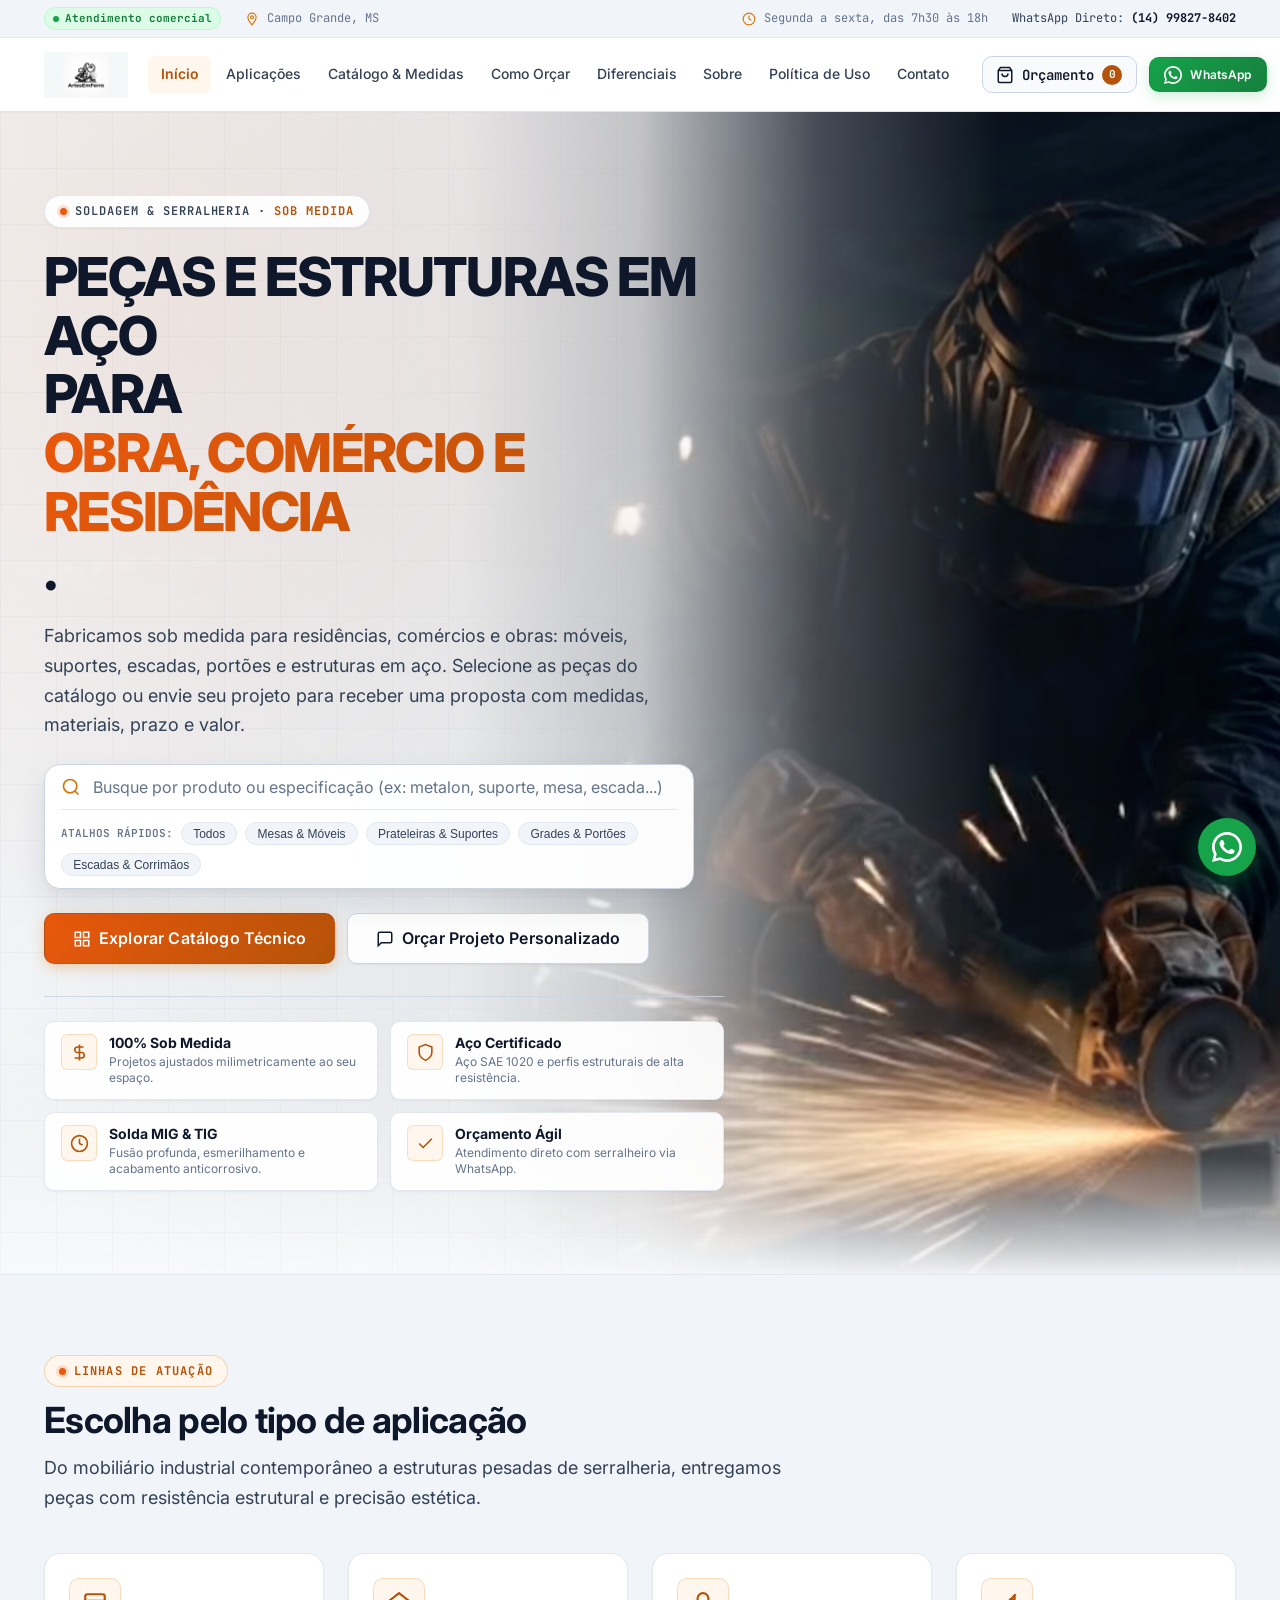
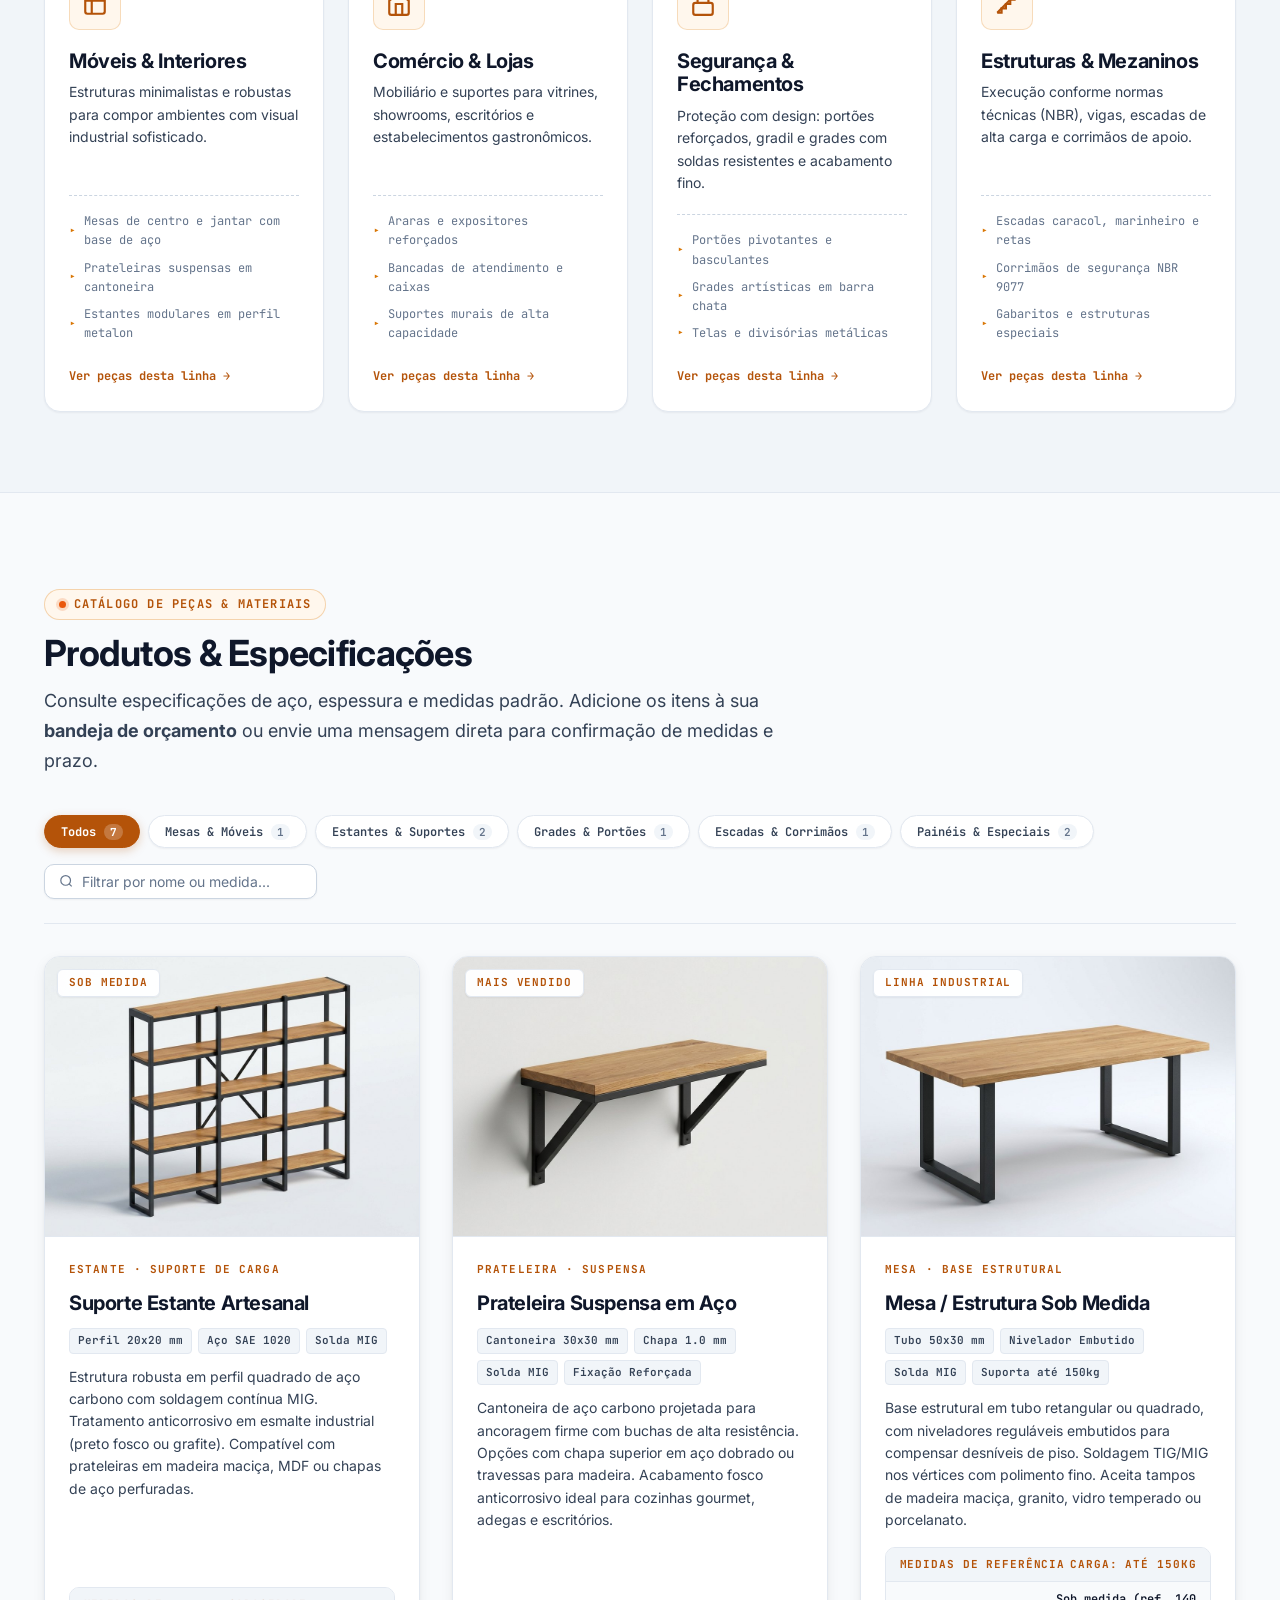
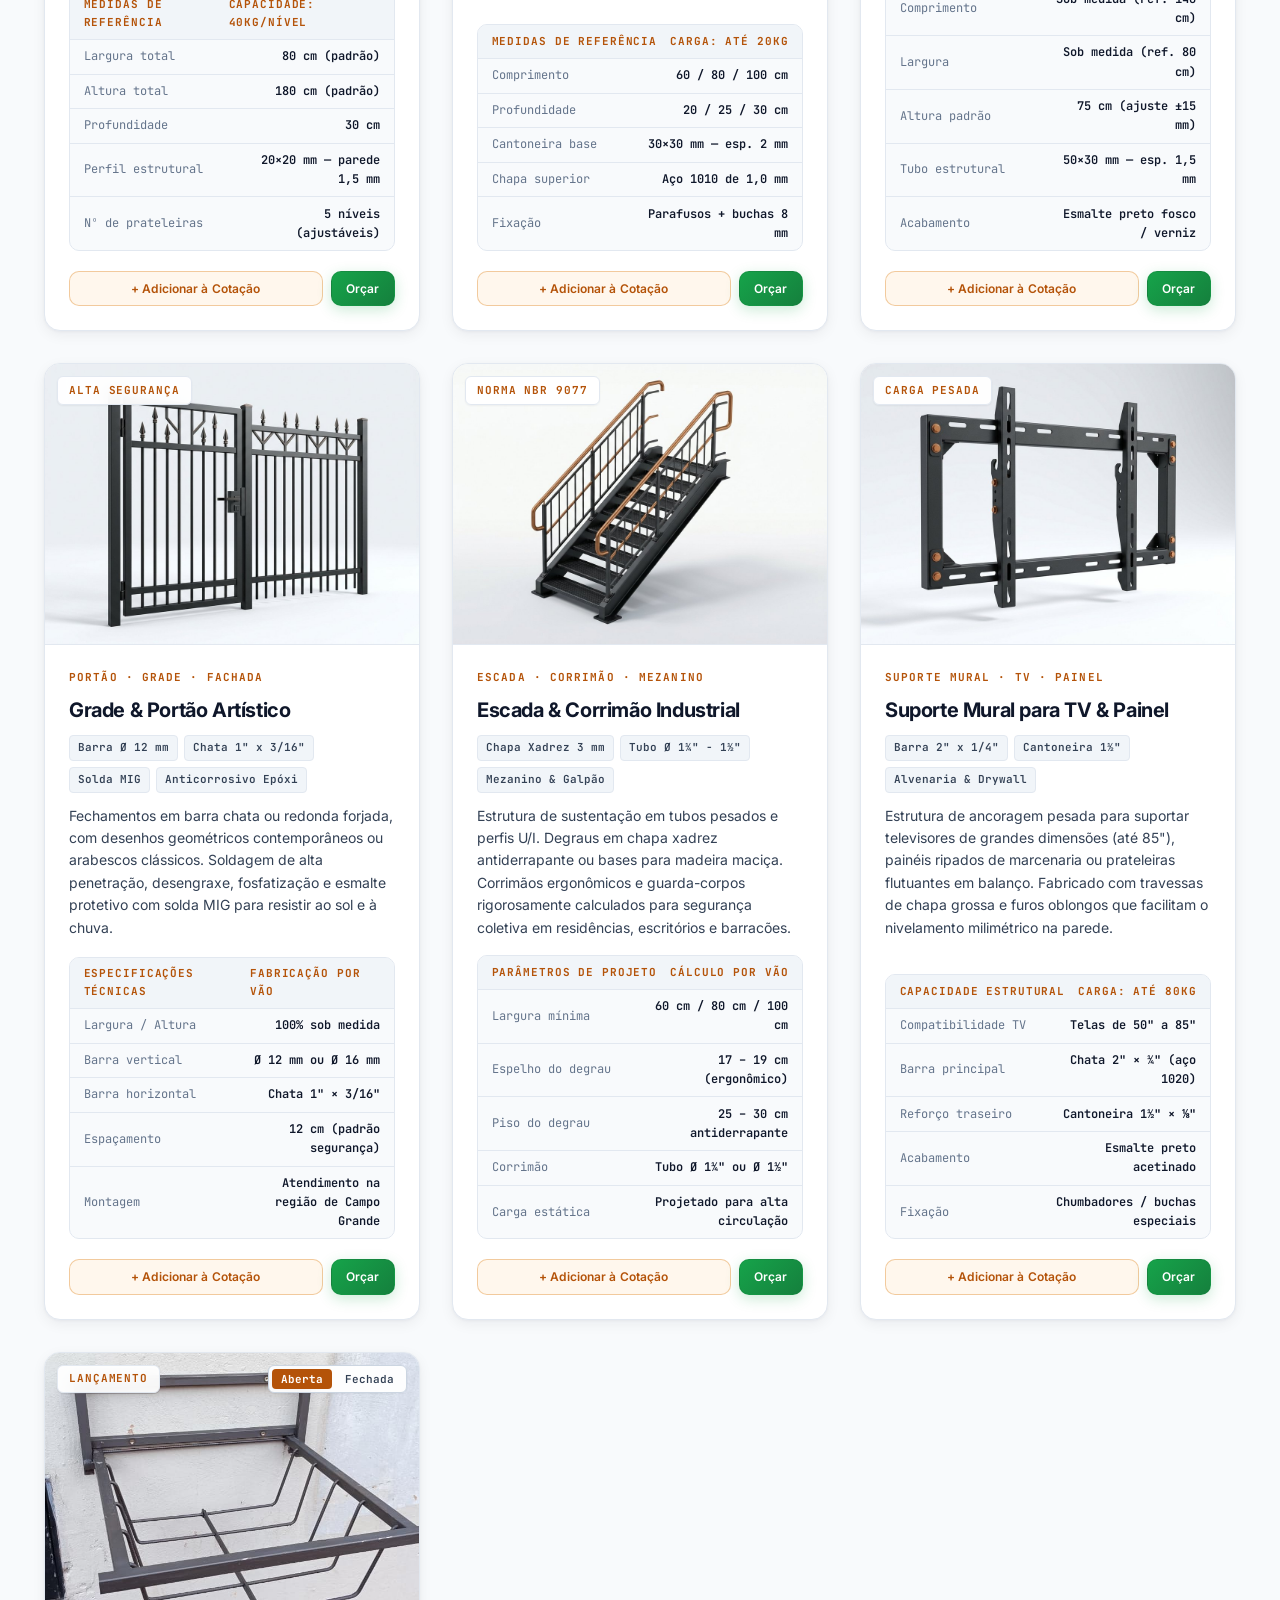
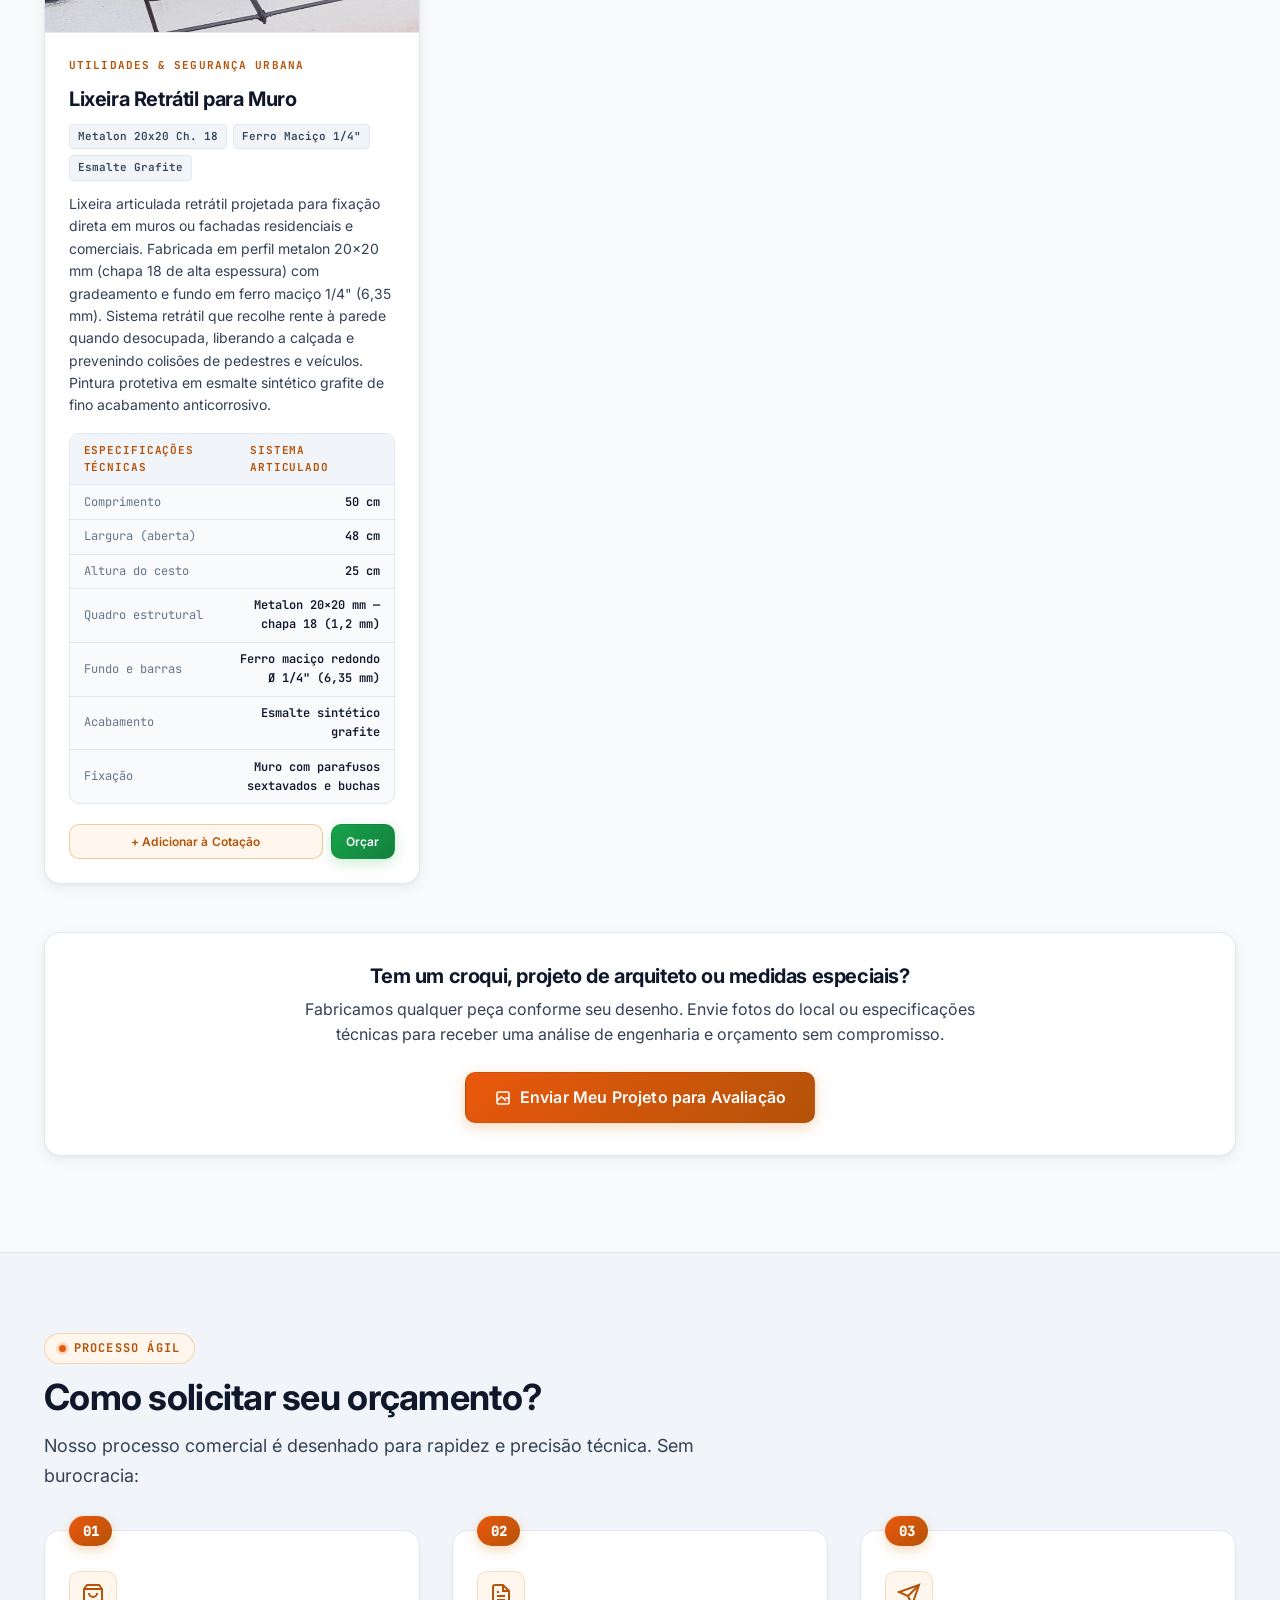
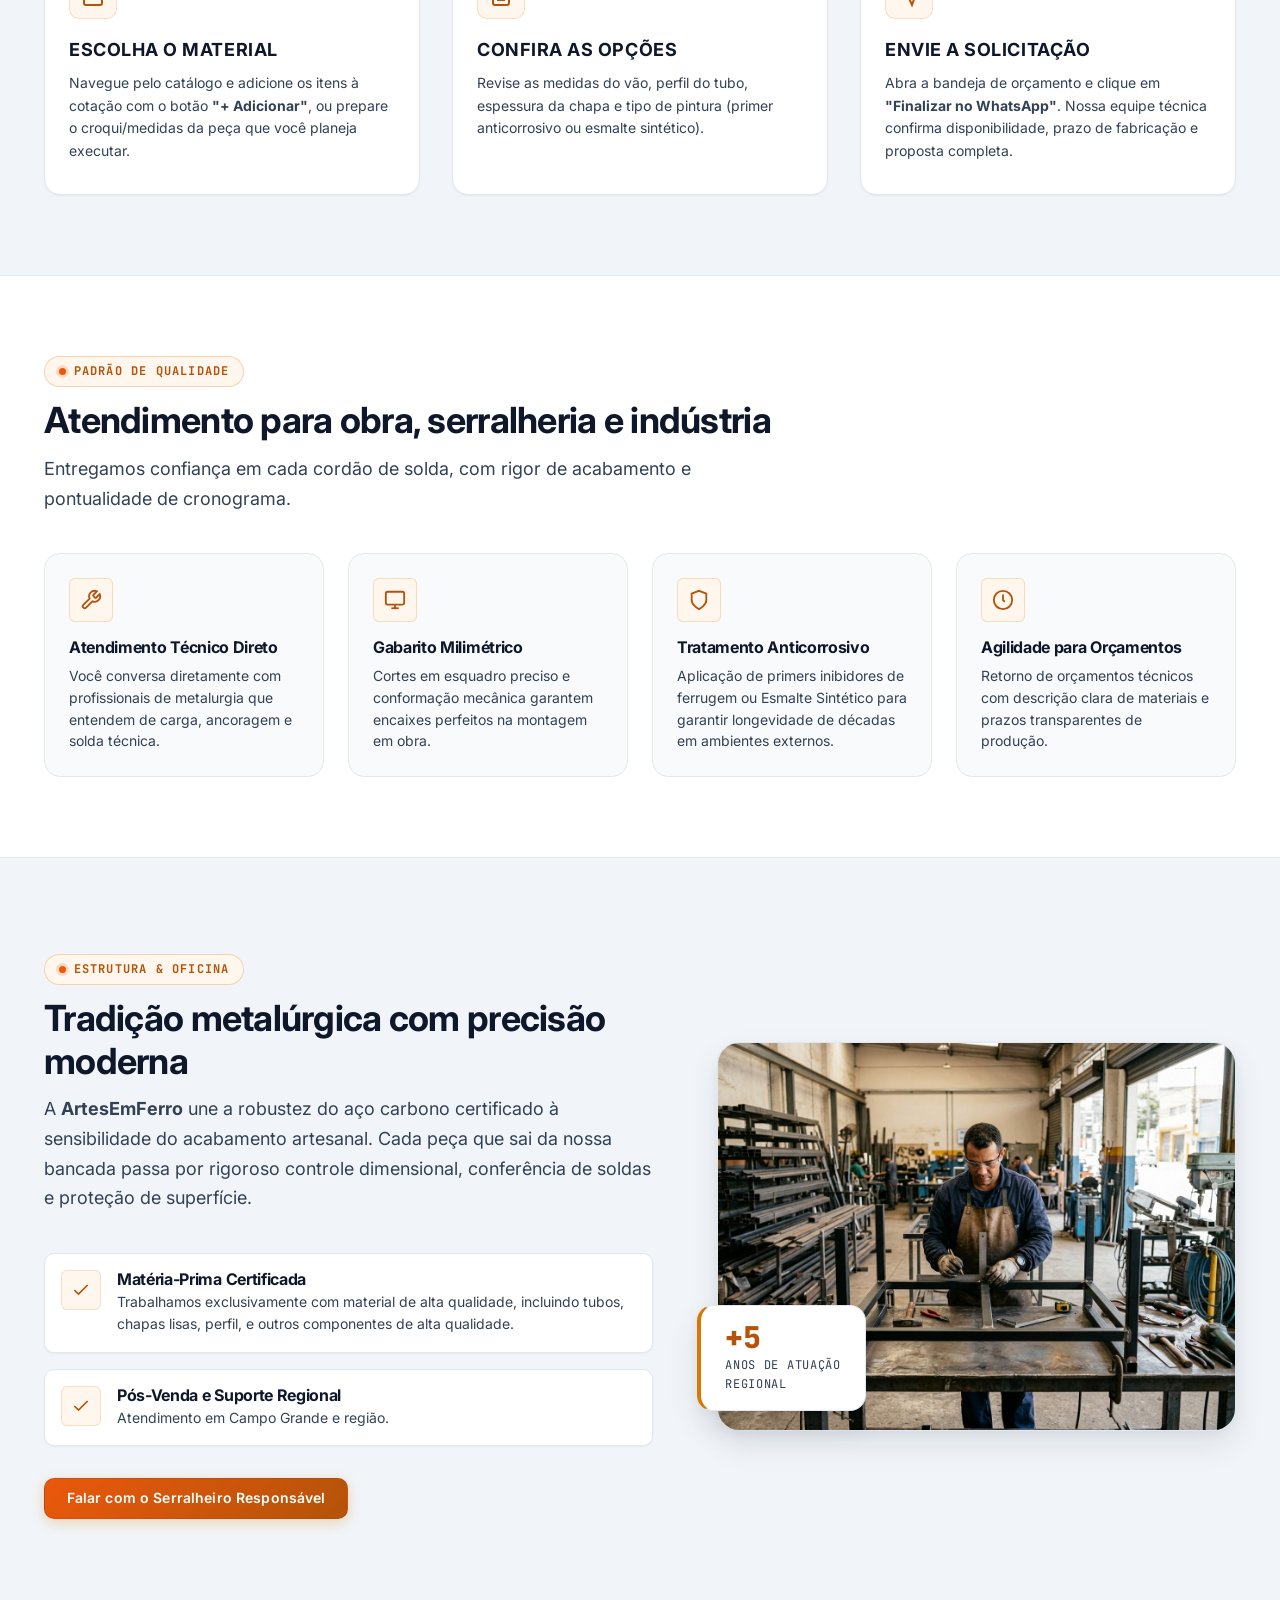
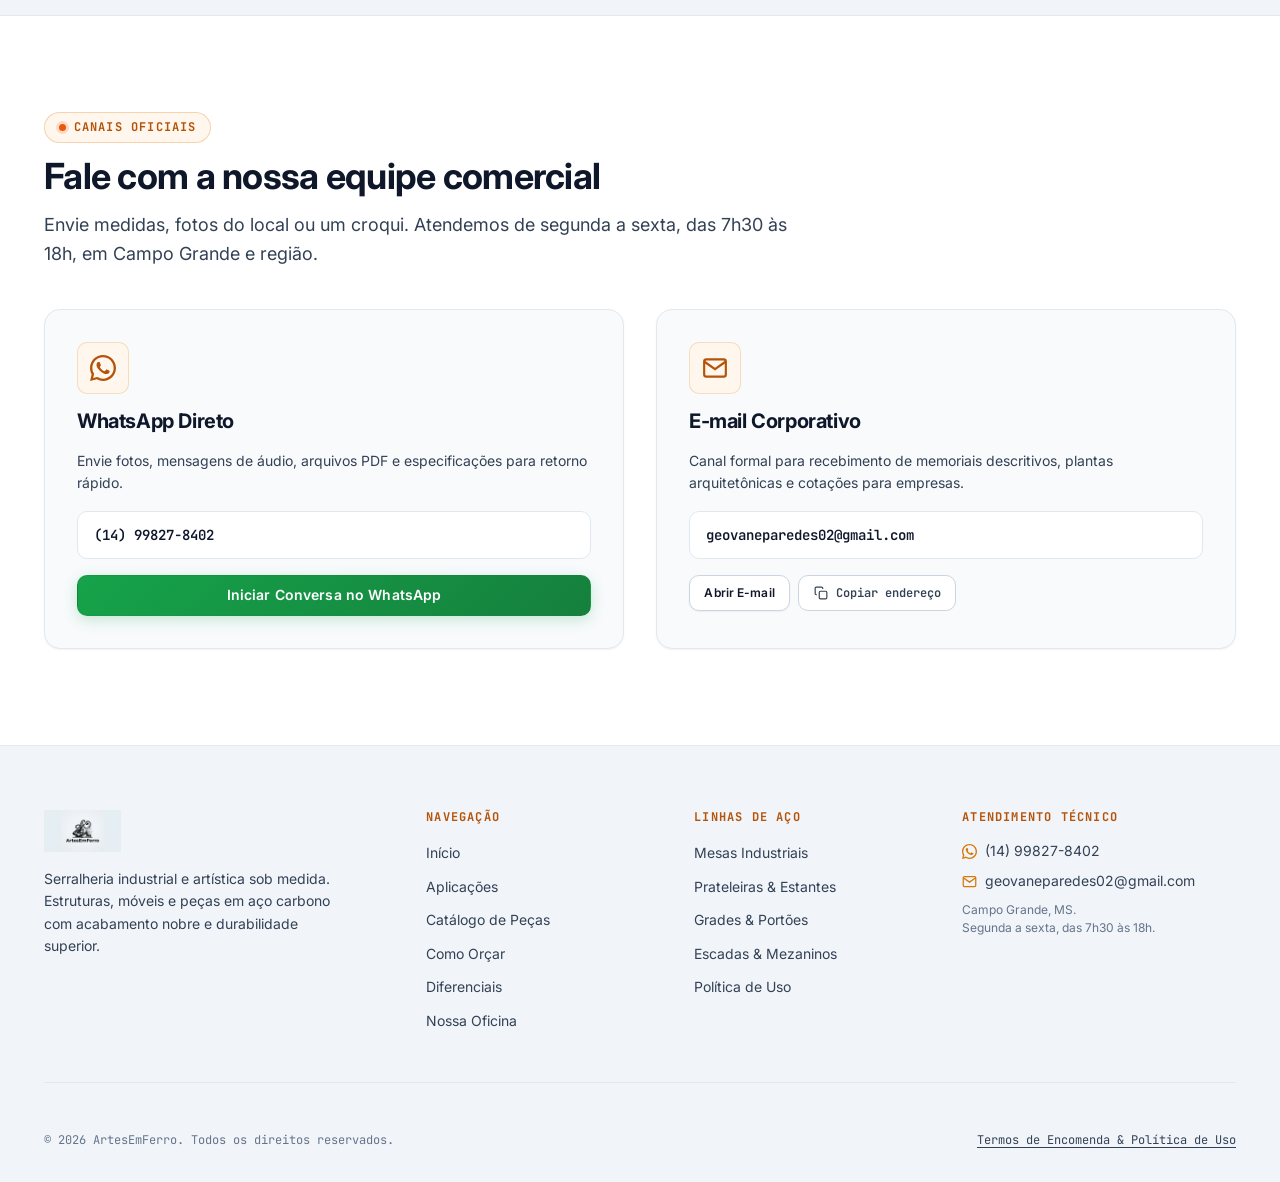
<file: index.html>
<!DOCTYPE html>
<html lang="pt-BR">
<head>
  <meta charset="UTF-8" />
  <meta name="viewport" content="width=device-width, initial-scale=1.0" />
  <meta name="description" content="ArtesEmFerro — Soluções industriais e artesanais em ferro e aço sob medida. Catálogo técnico de estruturas, móveis, suportes e portões com cotação direta no WhatsApp." />
  <meta name="keywords" content="serralheria, ferro e aço, metalúrgica sob medida, tubos metálicos, metalon, móveis industriais, prateleiras de ferro, portões e grades, Bauru, orçamento rápido" />
  <meta name="author" content="ArtesEmFerro" />
  
  <!-- Open Graph / Meta Compartilhamento -->
  <meta property="og:title" content="ArtesEmFerro | Soluções em Aço e Ferro Sob Medida" />
  <meta property="og:description" content="Escolha estruturas, móveis industriais, suportes e portões. Cotação técnica ágil via WhatsApp." />
  <meta property="og:type" content="website" />
  <meta property="og:image" content="./assets/logo.jpg" />
  <meta name="theme-color" content="#f8fafc" />
  <title>ArtesEmFerro</title>

  <!-- Google Fonts -->
  <link rel="preconnect" href="https://fonts.googleapis.com" />
  <link rel="preconnect" href="https://fonts.gstatic.com" crossorigin />
  <link
    href="https://fonts.googleapis.com/css2?family=Inter:wght@400;500;600;700;800&family=JetBrains+Mono:wght@400;500;600;700&family=Playfair+Display:wght@700;900&display=swap"
    rel="stylesheet"
  />

  <link rel="stylesheet" href="./css/styles.css" />
</head>
<body>

  <!-- ═══════════════════════════════════════════
       TOAST DE NOTIFICAÇÃO
  ═══════════════════════════════════════════ -->
  <div class="toast" id="toast" role="status" aria-live="polite"></div>

  <!-- ═══════════════════════════════════════════
       TOP BAR UTILITÁRIA (Inspirada no modelo industrial)
  ═══════════════════════════════════════════ -->
  <div class="topbar" role="region" aria-label="Informações de atendimento">
    <div class="container">
      <div class="topbar-left">
        <div class="topbar-item">
          <span class="badge-live"><span class="badge-live-dot"></span> Atendimento comercial</span>
        </div>
        <div class="topbar-item">
          <svg viewBox="0 0 24 24" fill="none" stroke="currentColor" stroke-width="2"><path d="M12 2C8.13 2 5 5.13 5 9c0 5.25 7 13 7 13s7-7.75 7-13c0-3.87-3.13-7-7-7z"/><circle cx="12" cy="9" r="2.5"/></svg>
          <span>Campo Grande, MS</span>
        </div>
      </div>
      <div class="topbar-right">
        <div class="topbar-item">
          <svg viewBox="0 0 24 24" fill="none" stroke="currentColor" stroke-width="2"><circle cx="12" cy="12" r="10"/><polyline points="12 6 12 12 16 14"/></svg>
          <span>Segunda a sexta, das 7h30 às 18h</span>
        </div>
        <div class="topbar-item">
          <a href="https://wa.me/5514998278402?text=Olá!%20Vim%20pelo%20site%20e%20gostaria%20de%20tirar%20uma%20dúvida." target="_blank" rel="noopener noreferrer">
            WhatsApp Direto: <strong>(14) 99827-8402</strong>
          </a>
        </div>
      </div>
    </div>
  </div>

  <!-- ═══════════════════════════════════════════
       HEADER PRINCIPAL
  ═══════════════════════════════════════════ -->
  <header id="site-header" role="banner">
    <div class="container">

      <!-- Logo -->
      <a href="#hero" class="site-logo" aria-label="ArtesEmFerro — Voltar ao topo">
        <img src="./assets/logo.jpg" alt="ArtesEmFerro — Serralheria Artística e Estrutural" class="site-logo-img" width="140" height="44" />
      </a>

      <!-- Botão Menu Mobile -->
      <button
        class="nav-toggle"
        id="nav-toggle"
        aria-label="Abrir menu de navegação"
        aria-expanded="false"
        aria-controls="main-nav"
      >
        <span></span>
        <span></span>
        <span></span>
      </button>

      <!-- Navegação Principal -->
      <nav class="site-nav" id="main-nav" role="navigation" aria-label="Navegação principal">
        <a href="#hero" class="nav-link" aria-current="page">Início</a>
        <a href="#aplicacoes" class="nav-link">Aplicações</a>
        <a href="#catalogo" class="nav-link">Catálogo &amp; Medidas</a>
        <a href="#como-orcar" class="nav-link">Como Orçar</a>
        <a href="#diferenciais" class="nav-link">Diferenciais</a>
        <a href="#sobre" class="nav-link">Sobre</a>
        <a href="./politica-de-uso.html" class="nav-link">Política de Uso</a>
        <a href="#contato" class="nav-link">Contato</a>
      </nav>

      <!-- Ações do Header: Bandeja de Cotação + WhatsApp Express -->
      <div class="header-actions">
        <button
          class="quote-tray-btn"
          id="open-quote-drawer"
          aria-label="Ver lista de orçamento selecionada"
          aria-controls="quote-drawer-overlay"
          title="Abrir lista de cotação"
        >
          <svg viewBox="0 0 24 24" fill="none" stroke="currentColor" stroke-width="2" width="18" height="18"><path d="M6 2L3 6v14a2 2 0 002 2h14a2 2 0 002-2V6l-3-4z"/><line x1="3" y1="6" x2="21" y2="6"/><path d="M16 10a4 4 0 01-8 0"/></svg>
          <span>Orçamento</span>
          <span class="quote-counter-badge" id="quote-count-badge" aria-live="polite">0</span>
        </button>

        <a
          href="https://wa.me/5514998278402?text=Olá!%20Vim%20pelo%20site%20da%20ArtesEmFerro%20e%20gostaria%20de%20solicitar%20um%20orçamento."
          target="_blank"
          rel="noopener noreferrer"
          class="btn btn-whatsapp btn-sm"
          aria-label="Solicitar orçamento rápido no WhatsApp (abre em nova aba)"
        >
          <svg viewBox="0 0 24 24" fill="currentColor" width="16" height="16"><path d="M17.472 14.382c-.297-.149-1.758-.867-2.03-.967-.273-.099-.471-.148-.67.15-.197.297-.767.966-.94 1.164-.173.199-.347.223-.644.075-.297-.15-1.255-.463-2.39-1.475-.883-.788-1.48-1.761-1.653-2.059-.173-.297-.018-.458.13-.606.134-.133.298-.347.446-.52.149-.174.198-.298.298-.497.099-.198.05-.371-.025-.52-.075-.149-.669-1.612-.916-2.207-.242-.579-.487-.5-.669-.51-.173-.008-.371-.01-.57-.01-.198 0-.52.074-.792.372-.272.297-1.04 1.016-1.04 2.479 0 1.462 1.065 2.875 1.213 3.074.149.198 2.096 3.2 5.077 4.487.709.306 1.262.489 1.694.625.712.227 1.36.195 1.871.118.571-.085 1.758-.719 2.006-1.413.248-.694.248-1.289.173-1.413-.074-.124-.272-.198-.57-.347z"/><path d="M12 0C5.373 0 0 5.373 0 12c0 2.136.561 4.14 1.535 5.874L.057 23.999l6.305-1.654A11.945 11.945 0 0012 24c6.627 0 12-5.373 12-12S18.627 0 12 0zm0 21.818a9.797 9.797 0 01-5.058-1.407l-.362-.216-3.743.981.999-3.651-.237-.374A9.796 9.796 0 012.182 12C2.182 6.57 6.57 2.182 12 2.182S21.818 6.57 21.818 12 17.43 21.818 12 21.818z"/></svg>
          <span>WhatsApp</span>
        </a>
      </div>

    </div>
  </header>

  <main id="conteudo-principal">

    <!-- ═══════════════════════════════════════════
         HERO SECTION (Estilo Imesul Metalúrgica)
    ═══════════════════════════════════════════ -->
    <section id="hero" aria-label="Apresentação — ArtesEmFerro">
      <!-- Fundo em Vídeo Animado (Serralheiro com Esmerilhadeira e Faíscas) -->
      <div class="hero-video-wrap" aria-hidden="true">
        <video
          id="hero-video"
          autoplay
          loop
          muted
          playsinline
          preload="auto"
          poster="./assets/hero-poster.jpg"
          class="hero-video-bg"
        >
          <source src="./assets/fundo-animado-hero.webm" type="video/webm" />
          <source src="./assets/fundo-animado-hero-vp8.webm" type="video/webm" />
        </video>
        <div class="hero-video-overlay"></div>
      </div>
      <div class="industrial-grid-bg" aria-hidden="true"></div>
      <div class="industrial-radial-glow" aria-hidden="true"></div>

      <div class="container">
        <div class="hero-content">

          <div class="hero-eyebrow">
            <span class="status-dot"></span>
            <span>SOLDAGEM &amp; SERRALHERIA · <strong>SOB MEDIDA</strong></span>
          </div>

          <h1 class="hero-title">
            Peças e estruturas em aço <br>
            para <span class="text-highlight">obra, comércio e residência</span>.
          </h1>

          <p class="hero-desc">
            Fabricamos sob medida para residências, comércios e obras: móveis, suportes, escadas,
            portões e estruturas em aço. Selecione as peças do catálogo ou envie seu projeto para receber
            uma proposta com medidas, materiais, prazo e valor.
          </p>

          <!-- Barra de Busca Rápida Técnica -->
          <div class="hero-search-box" role="search" aria-label="Busca de produtos do catálogo">
            <div class="hero-search-inner">
              <svg viewBox="0 0 24 24" fill="none" stroke="currentColor" stroke-width="2"><circle cx="11" cy="11" r="8"/><line x1="21" y1="21" x2="16.65" y2="16.65"/></svg>
              <input
                type="text"
                id="hero-search-field"
                class="hero-search-input"
                placeholder="Busque por produto ou especificação (ex: metalon, suporte, mesa, escada...)"
                aria-label="Campo de pesquisa de produtos"
              />
            </div>
            <div class="hero-quick-tags">
              <span class="hero-quick-tag-label">Atalhos rápidos:</span>
              <button class="quick-chip" onclick="filterCatalog('todos')">Todos</button>
              <button class="quick-chip" onclick="filterCatalog('moveis')">Mesas &amp; Móveis</button>
              <button class="quick-chip" onclick="filterCatalog('suportes')">Prateleiras &amp; Suportes</button>
              <button class="quick-chip" onclick="filterCatalog('portoes')">Grades &amp; Portões</button>
              <button class="quick-chip" onclick="filterCatalog('estruturas')">Escadas &amp; Corrimãos</button>
            </div>
          </div>

          <div class="hero-actions">
            <a href="#catalogo" class="btn btn-primary btn-lg">
              <svg viewBox="0 0 24 24" fill="none" stroke="currentColor" stroke-width="2"><rect x="3" y="3" width="7" height="7"/><rect x="14" y="3" width="7" height="7"/><rect x="14" y="14" width="7" height="7"/><rect x="3" y="14" width="7" height="7"/></svg>
              Explorar Catálogo Técnico
            </a>
            <a
              href="https://wa.me/5514998278402?text=Olá!%20Gostaria%20de%20solicitar%20uma%20cotação%20para%20um%20projeto%20sob%20medida."
              target="_blank"
              rel="noopener noreferrer"
              class="btn btn-outline btn-lg"
            >
              <svg viewBox="0 0 24 24" fill="none" stroke="currentColor" stroke-width="2"><path d="M21 15a2 2 0 01-2 2H7l-4 4V5a2 2 0 012-2h14a2 2 0 012 2z"/></svg>
              Orçar Projeto Personalizado
            </a>
          </div>

          <!-- Destaques Técnicos de Confiança -->
          <div class="hero-tech-grid" role="list">
            <div class="tech-stat-card" role="listitem">
              <div class="tech-stat-icon">
                <svg viewBox="0 0 24 24" fill="none" stroke="currentColor" stroke-width="2"><path d="M12 2v20M17 5H9.5a3.5 3.5 0 000 7h5a3.5 3.5 0 010 7H6"/></svg>
              </div>
              <div>
                <div class="tech-stat-title">100% Sob Medida</div>
                <div class="tech-stat-desc">Projetos ajustados milimetricamente ao seu espaço.</div>
              </div>
            </div>

            <div class="tech-stat-card" role="listitem">
              <div class="tech-stat-icon">
                <svg viewBox="0 0 24 24" fill="none" stroke="currentColor" stroke-width="2"><path d="M12 22s8-4 8-10V5l-8-3-8 3v7c0 6 8 10 8 10z"/></svg>
              </div>
              <div>
                <div class="tech-stat-title">Aço Certificado</div>
                <div class="tech-stat-desc">Aço SAE 1020 e perfis estruturais de alta resistência.</div>
              </div>
            </div>

            <div class="tech-stat-card" role="listitem">
              <div class="tech-stat-icon">
                <svg viewBox="0 0 24 24" fill="none" stroke="currentColor" stroke-width="2"><circle cx="12" cy="12" r="10"/><path d="M12 6v6l4 2"/></svg>
              </div>
              <div>
                <div class="tech-stat-title">Solda MIG &amp; TIG</div>
                <div class="tech-stat-desc">Fusão profunda, esmerilhamento e acabamento anticorrosivo.</div>
              </div>
            </div>

            <div class="tech-stat-card" role="listitem">
              <div class="tech-stat-icon">
                <svg viewBox="0 0 24 24" fill="none" stroke="currentColor" stroke-width="2"><polyline points="20 6 9 17 4 12"/></svg>
              </div>
              <div>
                <div class="tech-stat-title">Orçamento Ágil</div>
                <div class="tech-stat-desc">Atendimento direto com serralheiro via WhatsApp.</div>
              </div>
            </div>
          </div>

        </div>
      </div>
    </section>

    <!-- ═══════════════════════════════════════════
         SEÇÃO: ESCOLHA PELO TIPO DE APLICAÇÃO (Modelo Imesul)
    ═══════════════════════════════════════════ -->
    <section id="aplicacoes" aria-labelledby="titulo-aplicacoes">
      <div class="container">
        
        <div class="section-badge">
          <span class="status-dot"></span>
          <span>Linhas de Atuação</span>
        </div>
        <h2 class="section-title" id="titulo-aplicacoes">Escolha pelo tipo de aplicação</h2>
        <p class="section-desc">
          Do mobiliário industrial contemporâneo a estruturas pesadas de serralheria, entregamos peças
          com resistência estrutural e precisão estética.
        </p>

        <div class="applications-grid">

          <!-- Card 1: Residencial & Interiores -->
          <article class="app-card" onclick="filterCatalog('moveis')" tabindex="0" role="button" aria-label="Filtrar produtos de Móveis e Interiores">
            <div class="app-card-icon">
              <svg viewBox="0 0 24 24" fill="none" stroke="currentColor" stroke-width="2"><rect x="3" y="3" width="18" height="18" rx="2"/><path d="M3 9h18M9 21V9"/></svg>
            </div>
            <h3 class="app-card-title">Móveis &amp; Interiores</h3>
            <p class="app-card-desc">
              Estruturas minimalistas e robustas para compor ambientes com visual industrial sofisticado.
            </p>
            <ul class="app-card-items">
              <li>Mesas de centro e jantar com base de aço</li>
              <li>Prateleiras suspensas em cantoneira</li>
              <li>Estantes modulares em perfil metalon</li>
            </ul>
            <div class="app-card-action">Ver peças desta linha →</div>
          </article>

          <!-- Card 2: Comercial & Corporativo -->
          <article class="app-card" onclick="filterCatalog('suportes')" tabindex="0" role="button" aria-label="Filtrar suportes e peças comerciais">
            <div class="app-card-icon">
              <svg viewBox="0 0 24 24" fill="none" stroke="currentColor" stroke-width="2"><path d="M3 9l9-7 9 7v11a2 2 0 01-2 2H5a2 2 0 01-2-2z"/><polyline points="9 22 9 12 15 12 15 22"/></svg>
            </div>
            <h3 class="app-card-title">Comércio &amp; Lojas</h3>
            <p class="app-card-desc">
              Mobiliário e suportes para vitrines, showrooms, escritórios e estabelecimentos gastronômicos.
            </p>
            <ul class="app-card-items">
              <li>Araras e expositores reforçados</li>
              <li>Bancadas de atendimento e caixas</li>
              <li>Suportes murais de alta capacidade</li>
            </ul>
            <div class="app-card-action">Ver peças desta linha →</div>
          </article>

          <!-- Card 3: Segurança & Fechamentos -->
          <article class="app-card" onclick="filterCatalog('portoes')" tabindex="0" role="button" aria-label="Filtrar portões e grades">
            <div class="app-card-icon">
              <svg viewBox="0 0 24 24" fill="none" stroke="currentColor" stroke-width="2"><rect x="3" y="11" width="18" height="11" rx="2" ry="2"/><path d="M7 11V7a5 5 0 0110 0v4"/></svg>
            </div>
            <h3 class="app-card-title">Segurança &amp; Fechamentos</h3>
            <p class="app-card-desc">
              Proteção com design: portões reforçados, gradil e grades com soldas resistentes e acabamento fino.
            </p>
            <ul class="app-card-items">
              <li>Portões pivotantes e basculantes</li>
              <li>Grades artísticas em barra chata</li>
              <li>Telas e divisórias metálicas</li>
            </ul>
            <div class="app-card-action">Ver peças desta linha →</div>
          </article>

          <!-- Card 4: Estrutural & Obra -->
          <article class="app-card" onclick="filterCatalog('estruturas')" tabindex="0" role="button" aria-label="Filtrar escadas e estruturas">
            <div class="app-card-icon">
              <svg viewBox="0 0 24 24" fill="none" stroke="currentColor" stroke-width="2"><path d="M3 20h4v-4h4v-4h4v-4h4V4"/><path d="M3 20L20 3"/></svg>
            </div>
            <h3 class="app-card-title">Estruturas &amp; Mezaninos</h3>
            <p class="app-card-desc">
              Execução conforme normas técnicas (NBR), vigas, escadas de alta carga e corrimãos de apoio.
            </p>
            <ul class="app-card-items">
              <li>Escadas caracol, marinheiro e retas</li>
              <li>Corrimãos de segurança NBR 9077</li>
              <li>Gabaritos e estruturas especiais</li>
            </ul>
            <div class="app-card-action">Ver peças desta linha →</div>
          </article>

        </div>
      </div>
    </section>

    <!-- ═══════════════════════════════════════════
         CATÁLOGO E MEDIDAS TÉCNICAS
    ═══════════════════════════════════════════ -->
    <section id="catalogo" aria-labelledby="titulo-catalogo">
      <div class="container">

        <div class="section-badge">
          <span class="status-dot"></span>
          <span>Catálogo de Peças &amp; Materiais</span>
        </div>
        <h2 class="section-title" id="titulo-catalogo">Produtos &amp; Especificações</h2>
        <p class="section-desc">
          Consulte especificações de aço, espessura e medidas padrão. Adicione os itens à sua
          <strong>bandeja de orçamento</strong> ou envie uma mensagem direta para confirmação de medidas e prazo.
        </p>

        <!-- Barra de Controle do Catálogo (Filtros + Busca instantânea) -->
        <div class="catalog-filter-bar">
          <div class="category-tabs" role="tablist" aria-label="Filtro de categorias">
            <button class="category-tab active" data-filter="todos" onclick="filterCatalog('todos')" role="tab" aria-selected="true">
              Todos <span class="tab-count" id="count-todos">7</span>
            </button>
            <button class="category-tab" data-filter="moveis" onclick="filterCatalog('moveis')" role="tab" aria-selected="false">
              Mesas &amp; Móveis <span class="tab-count" id="count-moveis">1</span>
            </button>
            <button class="category-tab" data-filter="suportes" onclick="filterCatalog('suportes')" role="tab" aria-selected="false">
              Estantes &amp; Suportes <span class="tab-count" id="count-suportes">2</span>
            </button>
            <button class="category-tab" data-filter="portoes" onclick="filterCatalog('portoes')" role="tab" aria-selected="false">
              Grades &amp; Portões <span class="tab-count" id="count-portoes">1</span>
            </button>
            <button class="category-tab" data-filter="estruturas" onclick="filterCatalog('estruturas')" role="tab" aria-selected="false">
              Escadas &amp; Corrimãos <span class="tab-count" id="count-estruturas">1</span>
            </button>
            <button class="category-tab" data-filter="especiais" onclick="filterCatalog('especiais')" role="tab" aria-selected="false">
              Painéis &amp; Especiais <span class="tab-count" id="count-especiais">2</span>
            </button>
          </div>

          <div class="catalog-search-wrap">
            <svg viewBox="0 0 24 24" fill="none" stroke="currentColor" stroke-width="2"><circle cx="11" cy="11" r="8"/><line x1="21" y1="21" x2="16.65" y2="16.65"/></svg>
            <input
              type="text"
              id="catalog-search-input"
              class="catalog-search-input"
              placeholder="Filtrar por nome ou medida..."
              aria-label="Filtrar itens do catálogo"
            />
          </div>
        </div>

        <!-- Grid de Produtos -->
        <div class="catalog-grid" id="products-container" role="list">

          <!-- ─── CARD 1: Suporte / Estante Artesanal ─── -->
          <article
            class="product-card"
            data-category="suportes"
            data-id="suporte-estante"
            data-title="Suporte Estante Artesanal"
            data-measure="80 x 180 x 30 cm"
            role="listitem"
            aria-label="Suporte Estante Artesanal"
          >
            <div class="card-image-wrap">
              <img
                src="./assets/catalog/suporte-estante.jpg"
                alt="Render 3D do Suporte Estante Artesanal em Metalon e Madeira"
                loading="lazy"
                width="1000"
                height="750"
              />
              <span class="card-badge">Sob Medida</span>
            </div>

            <div class="card-body">
              <div class="card-header-meta">
                <span class="card-category">Estante · Suporte de Carga</span>
              </div>
              <h3 class="card-title">Suporte Estante Artesanal</h3>
              <div class="card-spec-tags">
                <span class="spec-tag">Perfil 20x20 mm</span>
                <span class="spec-tag">Aço SAE 1020</span>
                <span class="spec-tag">Solda MIG</span>
              </div>

              <p class="card-desc">
                Estrutura robusta em perfil quadrado de aço carbono com soldagem contínua MIG.
                Tratamento anticorrosivo em esmalte industrial (preto fosco ou grafite).
                Compatível com prateleiras em madeira maciça, MDF ou chapas de aço perfuradas.
              </p>

              <div class="measures-block">
                <div class="measures-title">
                  <span>Medidas de Referência</span>
                  <span>Capacidade: 40kg/nível</span>
                </div>
                <table class="measures-table">
                  <tbody>
                    <tr>
                      <td>Largura total</td>
                      <td>80 cm (padrão)</td>
                    </tr>
                    <tr>
                      <td>Altura total</td>
                      <td>180 cm (padrão)</td>
                    </tr>
                    <tr>
                      <td>Profundidade</td>
                      <td>30 cm</td>
                    </tr>
                    <tr>
                      <td>Perfil estrutural</td>
                      <td>20×20 mm — parede 1,5 mm</td>
                    </tr>
                    <tr>
                      <td>Nº de prateleiras</td>
                      <td>5 níveis (ajustáveis)</td>
                    </tr>
                  </tbody>
                </table>
              </div>

              <div class="card-actions-row">
                <button
                  type="button"
                  aria-pressed="false"
                  aria-label="Adicionar Suporte Estante Artesanal à cotação"
                  class="btn btn-add-quote"
                  onclick="toggleQuoteItem('suporte-estante', 'Suporte Estante Artesanal')"
                >
                  + Adicionar à Cotação
                </button>
                <a
                  href="https://wa.me/5514998278402?text=Olá!%20Tenho%20interesse%20no%20Suporte%20Estante%20Artesanal.%20Poderia%20me%20passar%20um%20orçamento%3F"
                  target="_blank"
                  rel="noopener noreferrer"
                  class="btn btn-whatsapp btn-sm"
                  aria-label="Orçar Suporte Estante Artesanal via WhatsApp"
                >
                  Orçar
                </a>
              </div>
            </div>
          </article>

          <!-- ─── CARD 2: Prateleira Suspensa em Aço ─── -->
          <article
            class="product-card"
            data-category="suportes"
            data-id="prateleira-suspensa"
            data-title="Prateleira Suspensa em Aço"
            data-measure="80 x 25 x 30 cm"
            role="listitem"
            aria-label="Prateleira Suspensa em Aço"
          >
            <div class="card-image-wrap">
              <img
                src="./assets/catalog/prateleira-suspensa.jpg"
                alt="Render 3D da Prateleira Suspensa em Aço e Cantoneira 30x30"
                loading="lazy"
                width="1000"
                height="750"
              />
              <span class="card-badge">Mais Vendido</span>
            </div>

            <div class="card-body">
              <div class="card-header-meta">
                <span class="card-category">Prateleira · Suspensa</span>
              </div>
              <h3 class="card-title">Prateleira Suspensa em Aço</h3>
              <div class="card-spec-tags">
                <span class="spec-tag">Cantoneira 30x30 mm</span>
                <span class="spec-tag">Chapa 1.0 mm</span>
                <span class="spec-tag">Solda MIG</span>
                <span class="spec-tag">Fixação Reforçada</span>
              </div>

              <p class="card-desc">
                Cantoneira de aço carbono projetada para ancoragem firme com buchas de alta resistência.
                Opções com chapa superior em aço dobrado ou travessas para madeira.
                Acabamento fosco anticorrosivo ideal para cozinhas gourmet, adegas e escritórios.
              </p>

              <div class="measures-block">
                <div class="measures-title">
                  <span>Medidas de Referência</span>
                  <span>Carga: até 20kg</span>
                </div>
                <table class="measures-table">
                  <tbody>
                    <tr>
                      <td>Comprimento</td>
                      <td>60 / 80 / 100 cm</td>
                    </tr>
                    <tr>
                      <td>Profundidade</td>
                      <td>20 / 25 / 30 cm</td>
                    </tr>
                    <tr>
                      <td>Cantoneira base</td>
                      <td>30×30 mm — esp. 2 mm</td>
                    </tr>
                    <tr>
                      <td>Chapa superior</td>
                      <td>Aço 1010 de 1,0 mm</td>
                    </tr>
                    <tr>
                      <td>Fixação</td>
                      <td>Parafusos + buchas 8 mm</td>
                    </tr>
                  </tbody>
                </table>
              </div>

              <div class="card-actions-row">
                <button
                  type="button"
                  aria-pressed="false"
                  aria-label="Adicionar Prateleira Suspensa em Aço à cotação"
                  class="btn btn-add-quote"
                  onclick="toggleQuoteItem('prateleira-suspensa', 'Prateleira Suspensa em Aço')"
                >
                  + Adicionar à Cotação
                </button>
                <a
                  href="https://wa.me/5514998278402?text=Olá!%20Gostaria%20de%20orçar%20a%20Prateleira%20Suspensa%20em%20Aço.%20Pode%20me%20ajudar%3F"
                  target="_blank"
                  rel="noopener noreferrer"
                  class="btn btn-whatsapp btn-sm"
                  aria-label="Orçar Prateleira Suspensa via WhatsApp"
                >
                  Orçar
                </a>
              </div>
            </div>
          </article>

          <!-- ─── CARD 3: Mesa / Estrutura Sob Medida ─── -->
          <article
            class="product-card"
            data-category="moveis"
            data-id="mesa-estrutura"
            data-title="Mesa / Estrutura Sob Medida"
            data-measure="140 x 80 x 75 cm"
            role="listitem"
            aria-label="Mesa Estrutura Sob Medida"
          >
            <div class="card-image-wrap">
              <img
                src="./assets/catalog/mesa-estrutura.jpg"
                alt="Render 3D da Mesa Estrutura Sob Medida em Tubo de Aço 50x30"
                loading="lazy"
                width="1000"
                height="750"
              />
              <span class="card-badge">Linha Industrial</span>
            </div>

            <div class="card-body">
              <div class="card-header-meta">
                <span class="card-category">Mesa · Base Estrutural</span>
              </div>
              <h3 class="card-title">Mesa / Estrutura Sob Medida</h3>
              <div class="card-spec-tags">
                <span class="spec-tag">Tubo 50x30 mm</span>
                <span class="spec-tag">Nivelador Embutido</span>
                <span class="spec-tag">Solda MIG</span>
                <span class="spec-tag">Suporta até 150kg</span>
              </div>

              <p class="card-desc">
                Base estrutural em tubo retangular ou quadrado, com niveladores reguláveis embutidos para
                compensar desníveis de piso. Soldagem TIG/MIG nos vértices com polimento fino. Aceita
                tampos de madeira maciça, granito, vidro temperado ou porcelanato.
              </p>

              <div class="measures-block">
                <div class="measures-title">
                  <span>Medidas de Referência</span>
                  <span>Carga: até 150kg</span>
                </div>
                <table class="measures-table">
                  <tbody>
                    <tr>
                      <td>Comprimento</td>
                      <td>Sob medida (ref. 140 cm)</td>
                    </tr>
                    <tr>
                      <td>Largura</td>
                      <td>Sob medida (ref. 80 cm)</td>
                    </tr>
                    <tr>
                      <td>Altura padrão</td>
                      <td>75 cm (ajuste ±15 mm)</td>
                    </tr>
                    <tr>
                      <td>Tubo estrutural</td>
                      <td>50×30 mm — esp. 1,5 mm</td>
                    </tr>
                    <tr>
                      <td>Acabamento</td>
                      <td>Esmalte preto fosco / verniz</td>
                    </tr>
                  </tbody>
                </table>
              </div>

              <div class="card-actions-row">
                <button
                  type="button"
                  aria-pressed="false"
                  aria-label="Adicionar Mesa / Estrutura Sob Medida à cotação"
                  class="btn btn-add-quote"
                  onclick="toggleQuoteItem('mesa-estrutura', 'Mesa / Estrutura Sob Medida')"
                >
                  + Adicionar à Cotação
                </button>
                <a
                  href="https://wa.me/5514998278402?text=Olá!%20Tenho%20interesse%20em%20uma%20Mesa%20%2F%20Estrutura%20Sob%20Medida.%20Posso%20enviar%20as%20medidas%20para%20orçamento%3F"
                  target="_blank"
                  rel="noopener noreferrer"
                  class="btn btn-whatsapp btn-sm"
                  aria-label="Orçar Mesa Estrutura via WhatsApp"
                >
                  Orçar
                </a>
              </div>
            </div>
          </article>

          <!-- ─── CARD 4: Grade / Portão Artístico ─── -->
          <article
            class="product-card"
            data-category="portoes"
            data-id="grade-portao"
            data-title="Grade &amp; Portão Artístico em Ferro"
            data-measure="Vão sob medida"
            role="listitem"
            aria-label="Grade e Portão Artístico em Ferro"
          >
            <div class="card-image-wrap">
              <img
                src="./assets/catalog/grade-portao.jpg"
                alt="Render 3D de Grade e Portão Artístico em Barra Chata e Redonda"
                loading="lazy"
                width="1000"
                height="750"
              />
              <span class="card-badge">Alta Segurança</span>
            </div>

            <div class="card-body">
              <div class="card-header-meta">
                <span class="card-category">Portão · Grade · Fachada</span>
              </div>
              <h3 class="card-title">Grade &amp; Portão Artístico</h3>
              <div class="card-spec-tags">
                <span class="spec-tag">Barra Ø 12 mm</span>
                <span class="spec-tag">Chata 1" x 3/16"</span>
                <span class="spec-tag">Solda MIG</span>
                <span class="spec-tag">Anticorrosivo Epóxi</span>
              </div>

              <p class="card-desc">
                Fechamentos em barra chata ou redonda forjada, com desenhos geométricos contemporâneos ou
                arabescos clássicos. Soldagem de alta penetração, desengraxe, fosfatização e esmalte protetivo
                com solda MIG para resistir ao sol e à chuva.
              </p>

              <div class="measures-block">
                <div class="measures-title">
                  <span>Especificações Técnicas</span>
                  <span>Fabricação por Vão</span>
                </div>
                <table class="measures-table">
                  <tbody>
                    <tr>
                      <td>Largura / Altura</td>
                      <td>100% sob medida</td>
                    </tr>
                    <tr>
                      <td>Barra vertical</td>
                      <td>Ø 12 mm ou Ø 16 mm</td>
                    </tr>
                    <tr>
                      <td>Barra horizontal</td>
                      <td>Chata 1" × 3/16"</td>
                    </tr>
                    <tr>
                      <td>Espaçamento</td>
                      <td>12 cm (padrão segurança)</td>
                    </tr>
                    <tr>
                      <td>Montagem</td>
                      <td>Atendimento na região de Campo Grande</td>
                    </tr>
                  </tbody>
                </table>
              </div>

              <div class="card-actions-row">
                <button
                  type="button"
                  aria-pressed="false"
                  aria-label="Adicionar Grade ou Portão Artístico à cotação"
                  class="btn btn-add-quote"
                  onclick="toggleQuoteItem('grade-portao', 'Grade & Portão Artístico')"
                >
                  + Adicionar à Cotação
                </button>
                <a
                  href="https://wa.me/5514998278402?text=Olá!%20Gostaria%20de%20orçar%20uma%20Grade%20%2F%20Portão%20Artístico.%20Posso%20enviar%20as%20medidas%3F"
                  target="_blank"
                  rel="noopener noreferrer"
                  class="btn btn-whatsapp btn-sm"
                  aria-label="Orçar Grade ou Portão via WhatsApp"
                >
                  Orçar
                </a>
              </div>
            </div>
          </article>

          <!-- ─── CARD 5: Escada / Corrimão Industrial ─── -->
          <article
            class="product-card"
            data-category="estruturas"
            data-id="escada-corrimao"
            data-title="Escada &amp; Corrimão Industrial"
            data-measure="Vão e inclinação customizados"
            role="listitem"
            aria-label="Escada e Corrimão Industrial"
          >
            <div class="card-image-wrap">
              <img
                src="./assets/catalog/escada-corrimao.jpg"
                alt="Render 3D de Escada e Corrimão Industrial com Chapa Xadrez"
                loading="lazy"
                width="1000"
                height="750"
              />
              <span class="card-badge">Norma NBR 9077</span>
            </div>

            <div class="card-body">
              <div class="card-header-meta">
                <span class="card-category">Escada · Corrimão · Mezanino</span>
              </div>
              <h3 class="card-title">Escada &amp; Corrimão Industrial</h3>
              <div class="card-spec-tags">
                <span class="spec-tag">Chapa Xadrez 3 mm</span>
                <span class="spec-tag">Tubo Ø 1¼" - 1½"</span>
                <span class="spec-tag">Mezanino &amp; Galpão</span>
              </div>

              <p class="card-desc">
                Estrutura de sustentação em tubos pesados e perfis U/I. Degraus em chapa xadrez
                antiderrapante ou bases para madeira maciça. Corrimãos ergonômicos e guarda-corpos
                rigorosamente calculados para segurança coletiva em residências, escritórios e barracões.
              </p>

              <div class="measures-block">
                <div class="measures-title">
                  <span>Parâmetros de Projeto</span>
                  <span>Cálculo por Vão</span>
                </div>
                <table class="measures-table">
                  <tbody>
                    <tr>
                      <td>Largura mínima</td>
                      <td>60 cm / 80 cm / 100 cm</td>
                    </tr>
                    <tr>
                      <td>Espelho do degrau</td>
                      <td>17 – 19 cm (ergonômico)</td>
                    </tr>
                    <tr>
                      <td>Piso do degrau</td>
                      <td>25 – 30 cm antiderrapante</td>
                    </tr>
                    <tr>
                      <td>Corrimão</td>
                      <td>Tubo Ø 1¼" ou Ø 1½"</td>
                    </tr>
                    <tr>
                      <td>Carga estática</td>
                      <td>Projetado para alta circulação</td>
                    </tr>
                  </tbody>
                </table>
              </div>

              <div class="card-actions-row">
                <button
                  type="button"
                  aria-pressed="false"
                  aria-label="Adicionar Escada ou Corrimão Industrial à cotação"
                  class="btn btn-add-quote"
                  onclick="toggleQuoteItem('escada-corrimao', 'Escada & Corrimão Industrial')"
                >
                  + Adicionar à Cotação
                </button>
                <a
                  href="https://wa.me/5514998278402?text=Olá!%20Preciso%20de%20orçamento%20para%20Escada%20%2F%20Corrimão%20Industrial.%20Pode%20me%20ajudar%3F"
                  target="_blank"
                  rel="noopener noreferrer"
                  class="btn btn-whatsapp btn-sm"
                  aria-label="Orçar Escada ou Corrimão via WhatsApp"
                >
                  Orçar
                </a>
              </div>
            </div>
          </article>

          <!-- ─── CARD 6: Suporte Mural para TV / Painel ─── -->
          <article
            class="product-card"
            data-category="especiais"
            data-id="suporte-tv-painel"
            data-title="Suporte Mural para TV &amp; Painel"
            data-measure="Até 85 polegadas / 80 kg"
            role="listitem"
            aria-label="Suporte Mural para TV e Painel"
          >
            <div class="card-image-wrap">
              <img
                src="./assets/catalog/suporte-tv-painel.jpg"
                alt="Render 3D de Suporte Mural Reforçado para TV e Painel"
                loading="lazy"
                width="1000"
                height="750"
              />
              <span class="card-badge">Carga Pesada</span>
            </div>

            <div class="card-body">
              <div class="card-header-meta">
                <span class="card-category">Suporte Mural · TV · Painel</span>
              </div>
              <h3 class="card-title">Suporte Mural para TV &amp; Painel</h3>
              <div class="card-spec-tags">
                <span class="spec-tag">Barra 2" x 1/4"</span>
                <span class="spec-tag">Cantoneira 1½"</span>
                <span class="spec-tag">Alvenaria &amp; Drywall</span>
              </div>

              <p class="card-desc">
                Estrutura de ancoragem pesada para suportar televisores de grandes dimensões (até 85"),
                painéis ripados de marcenaria ou prateleiras flutuantes em balanço. Fabricado com travessas
                de chapa grossa e furos oblongos que facilitam o nivelamento milimétrico na parede.
              </p>

              <div class="measures-block">
                <div class="measures-title">
                  <span>Capacidade Estrutural</span>
                  <span>Carga: até 80kg</span>
                </div>
                <table class="measures-table">
                  <tbody>
                    <tr>
                      <td>Compatibilidade TV</td>
                      <td>Telas de 50" a 85"</td>
                    </tr>
                    <tr>
                      <td>Barra principal</td>
                      <td>Chata 2" × ¼" (aço 1020)</td>
                    </tr>
                    <tr>
                      <td>Reforço traseiro</td>
                      <td>Cantoneira 1½" × ⅛"</td>
                    </tr>
                    <tr>
                      <td>Acabamento</td>
                      <td>Esmalte preto acetinado</td>
                    </tr>
                    <tr>
                      <td>Fixação</td>
                      <td>Chumbadores / buchas especiais</td>
                    </tr>
                  </tbody>
                </table>
              </div>

              <div class="card-actions-row">
                <button
                  type="button"
                  aria-pressed="false"
                  aria-label="Adicionar Suporte Mural para TV e Painel à cotação"
                  class="btn btn-add-quote"
                  onclick="toggleQuoteItem('suporte-tv-painel', 'Suporte Mural para TV & Painel')"
                >
                  + Adicionar à Cotação
                </button>
                <a
                  href="https://wa.me/5514998278402?text=Olá!%20Tenho%20interesse%20no%20Suporte%20Mural%20para%20TV%20%2F%20Painel.%20Pode%20me%20passar%20um%20orçamento%3F"
                  target="_blank"
                  rel="noopener noreferrer"
                  class="btn btn-whatsapp btn-sm"
                  aria-label="Orçar Suporte de TV via WhatsApp"
                >
                  Orçar
                </a>
              </div>
            </div>
          </article>

          <!-- ─── CARD 7: Lixeira Retrátil para Fixação em Muro (Produto Real) ─── -->
          <article
            class="product-card"
            data-category="especiais"
            data-id="lixeira-retratil"
            data-title="Lixeira Retrátil para Fixação em Muro"
            data-measure="50 × 48 × 25 cm — metalon 20 × 20 mm, chapa 18"
            role="listitem"
            aria-label="Lixeira Retrátil para Fixação em Muro"
          >
            <div class="card-image-wrap card-image-wrap--photo">
              <img
                src="./assets/catalog/lixeira-retratil.jpg"
                alt="Lixeira retrátil aberta para muro em metalon 20x20 e ferro 1/4"
                id="img-lixeira"
                loading="lazy"
                width="1120"
                height="504"
              />
              <span class="card-badge">Lançamento</span>
              <div class="card-thumb-switch" role="group" aria-label="Alternar foto aberta ou fechada">
                <button type="button" class="thumb-btn active" aria-pressed="true" data-image-alt="Lixeira retrátil para muro aberta, em metalon e ferro" onclick="switchLixeiraImg('./assets/catalog/lixeira-retratil.jpg', this)">Aberta</button>
                <button type="button" class="thumb-btn" aria-pressed="false" data-image-alt="Lixeira retrátil para muro fechada, em metalon e ferro" onclick="switchLixeiraImg('./assets/catalog/lixeira-retratil-fechada.jpg', this)">Fechada</button>
              </div>
            </div>

            <div class="card-body">
              <div class="card-header-meta">
                <span class="card-category">Utilidades &amp; Segurança Urbana</span>
              </div>
              <h3 class="card-title">Lixeira Retrátil para Muro</h3>
              <div class="card-spec-tags">
                <span class="spec-tag">Metalon 20x20 Ch. 18</span>
                <span class="spec-tag">Ferro Maciço 1/4"</span>
                <span class="spec-tag">Esmalte Grafite</span>
              </div>

              <p class="card-desc">
                Lixeira articulada retrátil projetada para fixação direta em muros ou fachadas residenciais e comerciais.
                Fabricada em perfil metalon 20×20 mm (chapa 18 de alta espessura) com gradeamento e fundo em ferro maciço 1/4" (6,35 mm).
                Sistema retrátil que recolhe rente à parede quando desocupada, liberando a calçada e prevenindo colisões de pedestres e veículos.
                Pintura protetiva em esmalte sintético grafite de fino acabamento anticorrosivo.
              </p>

              <div class="measures-block">
                <div class="measures-title">
                  <span>Especificações Técnicas</span>
                  <span>Sistema Articulado</span>
                </div>
                <table class="measures-table">
                  <tbody>
                    <tr>
                      <td>Comprimento</td>
                      <td>50 cm</td>
                    </tr>
                    <tr>
                      <td>Largura (aberta)</td>
                      <td>48 cm</td>
                    </tr>
                    <tr>
                      <td>Altura do cesto</td>
                      <td>25 cm</td>
                    </tr>
                    <tr>
                      <td>Quadro estrutural</td>
                      <td>Metalon 20×20 mm — chapa 18 (1,2 mm)</td>
                    </tr>
                    <tr>
                      <td>Fundo e barras</td>
                      <td>Ferro maciço redondo Ø 1/4" (6,35 mm)</td>
                    </tr>
                    <tr>
                      <td>Acabamento</td>
                      <td>Esmalte sintético grafite</td>
                    </tr>
                    <tr>
                      <td>Fixação</td>
                      <td>Muro com parafusos sextavados e buchas</td>
                    </tr>
                  </tbody>
                </table>
              </div>

              <div class="card-actions-row">
                <button
                  type="button"
                  aria-pressed="false"
                  aria-label="Adicionar Lixeira Retrátil para Muro à cotação"
                  class="btn btn-add-quote"
                  onclick="toggleQuoteItem('lixeira-retratil', 'Lixeira Retrátil para Muro')"
                >
                  + Adicionar à Cotação
                </button>
                <a
                  href="https://wa.me/5514998278402?text=Olá!%20Tenho%20interesse%20na%20Lixeira%20Retrátil%20para%20Muro%20(50x48x25cm%20em%20metalon%2020x20%20chapa%2018%20e%20ferro%201%2F4%20grafite).%20Poderia%20me%20passar%20um%20orçamento%3F"
                  target="_blank"
                  rel="noopener noreferrer"
                  class="btn btn-whatsapp btn-sm"
                  aria-label="Orçar Lixeira Retrátil via WhatsApp"
                >
                  Orçar
                </a>
              </div>
            </div>
          </article>

        </div>

        <!-- Banner de Projeto Personalizado sob medida -->
        <div class="custom-project-banner">
          <h3>
            Tem um croqui, projeto de arquiteto ou medidas especiais?
          </h3>
          <p>
            Fabricamos qualquer peça conforme seu desenho. Envie fotos do local ou especificações técnicas
            para receber uma análise de engenharia e orçamento sem compromisso.
          </p>
          <a
            href="https://wa.me/5514998278402?text=Olá!%20Tenho%20um%20projeto%20personalizado%20com%20croqui%2Fmedidas%20e%20gostaria%20de%20uma%20análise%20técnica."
            target="_blank"
            rel="noopener noreferrer"
            class="btn btn-primary btn-lg"
          >
            <svg viewBox="0 0 24 24" fill="none" stroke="currentColor" stroke-width="2"><path d="M4 16l4.586-4.586a2 2 0 012.828 0L16 16m-2-2l1.586-1.586a2 2 0 012.828 0L20 14m-6-6h.01M6 20h12a2 2 0 002-2V6a2 2 0 00-2-2H6a2 2 0 00-2 2v12a2 2 0 002 2z"/></svg>
            Enviar Meu Projeto para Avaliação
          </a>
        </div>

      </div>
    </section>

    <!-- ═══════════════════════════════════════════
         SEÇÃO: COMO SOLICITAR ORÇAMENTO? (Modelo 3 Passos Imesul)
    ═══════════════════════════════════════════ -->
    <section id="como-orcar" aria-labelledby="titulo-como-orcar">
      <div class="container">
        
        <div class="section-badge">
          <span class="status-dot"></span>
          <span>Processo Ágil</span>
        </div>
        <h2 class="section-title" id="titulo-como-orcar">Como solicitar seu orçamento?</h2>
        <p class="section-desc">
          Nosso processo comercial é desenhado para rapidez e precisão técnica. Sem burocracia:
        </p>

        <div class="steps-grid">

          <!-- Passo 1 -->
          <div class="step-card">
            <span class="step-number">01</span>
            <div class="step-icon">
              <svg viewBox="0 0 24 24" fill="none" stroke="currentColor" stroke-width="2"><path d="M6 2L3 6v14a2 2 0 002 2h14a2 2 0 002-2V6l-3-4z"/><line x1="3" y1="6" x2="21" y2="6"/><path d="M16 10a4 4 0 01-8 0"/></svg>
            </div>
            <h3 class="step-title">Escolha o Material</h3>
            <p class="step-desc">
              Navegue pelo catálogo e adicione os itens à cotação com o botão <strong>"+ Adicionar"</strong>,
              ou prepare o croqui/medidas da peça que você planeja executar.
            </p>
          </div>

          <!-- Passo 2 -->
          <div class="step-card">
            <span class="step-number">02</span>
            <div class="step-icon">
              <svg viewBox="0 0 24 24" fill="none" stroke="currentColor" stroke-width="2"><path d="M14 2H6a2 2 0 00-2 2v16a2 2 0 002 2h12a2 2 0 002-2V8z"/><polyline points="14 2 14 8 20 8"/><line x1="16" y1="13" x2="8" y2="13"/><line x1="16" y1="17" x2="8" y2="17"/><polyline points="10 9 9 9 8 9"/></svg>
            </div>
            <h3 class="step-title">Confira as Opções</h3>
            <p class="step-desc">
              Revise as medidas do vão, perfil do tubo, espessura da chapa e tipo de pintura
              (primer anticorrosivo ou esmalte sintético).
            </p>
          </div>

          <!-- Passo 3 -->
          <div class="step-card">
            <span class="step-number">03</span>
            <div class="step-icon">
              <svg viewBox="0 0 24 24" fill="none" stroke="currentColor" stroke-width="2"><path d="M22 2L11 13"/><polygon points="22 2 15 22 11 13 2 9 22 2"/></svg>
            </div>
            <h3 class="step-title">Envie a Solicitação</h3>
            <p class="step-desc">
              Abra a bandeja de orçamento e clique em <strong>"Finalizar no WhatsApp"</strong>. Nossa equipe
              técnica confirma disponibilidade, prazo de fabricação e proposta completa.
            </p>
          </div>

        </div>

      </div>
    </section>

    <!-- ═══════════════════════════════════════════
         SEÇÃO: DIFERENCIAIS TÉCNICOS & ENGENHARIA
    ═══════════════════════════════════════════ -->
    <section id="diferenciais" aria-labelledby="titulo-diferenciais">
      <div class="container">

        <div class="section-badge">
          <span class="status-dot"></span>
          <span>Padrão de Qualidade</span>
        </div>
        <h2 class="section-title" id="titulo-diferenciais">Atendimento para obra, serralheria e indústria</h2>
        <p class="section-desc">
          Entregamos confiança em cada cordão de solda, com rigor de acabamento e pontualidade de cronograma.
        </p>

        <div class="diferenciais-grid">

          <div class="dif-card">
            <div class="dif-icon">
              <svg viewBox="0 0 24 24" fill="none" stroke="currentColor" stroke-width="2"><path d="M14.7 6.3a1 1 0 000 1.4l1.6 1.6a1 1 0 001.4 0l3.77-3.77a6 6 0 01-7.94 7.94l-6.91 6.91a2.12 2.12 0 01-3-3l6.91-6.91a6 6 0 017.94-7.94l-3.76 3.76z"/></svg>
            </div>
            <h3>Atendimento Técnico Direto</h3>
            <p>Você conversa diretamente com profissionais de metalurgia que entendem de carga, ancoragem e solda técnica.</p>
          </div>

          <div class="dif-card">
            <div class="dif-icon">
              <svg viewBox="0 0 24 24" fill="none" stroke="currentColor" stroke-width="2"><rect x="2" y="3" width="20" height="14" rx="2"/><line x1="8" y1="21" x2="16" y2="21"/><line x1="12" y1="17" x2="12" y2="21"/></svg>
            </div>
            <h3>Gabarito Milimétrico</h3>
            <p>Cortes em esquadro preciso e conformação mecânica garantem encaixes perfeitos na montagem em obra.</p>
          </div>

          <div class="dif-card">
            <div class="dif-icon">
              <svg viewBox="0 0 24 24" fill="none" stroke="currentColor" stroke-width="2"><path d="M12 22s8-4 8-10V5l-8-3-8 3v7c0 6 8 10 8 10z"/></svg>
            </div>
            <h3>Tratamento Anticorrosivo</h3>
            <p>Aplicação de primers inibidores de ferrugem ou Esmalte Sintético para garantir longevidade de décadas em ambientes externos.</p>
          </div>

          <div class="dif-card">
            <div class="dif-icon">
              <svg viewBox="0 0 24 24" fill="none" stroke="currentColor" stroke-width="2"><circle cx="12" cy="12" r="10"/><polyline points="12 6 12 12 14 14"/></svg>
            </div>
            <h3>Agilidade para Orçamentos</h3>
            <p>Retorno de orçamentos técnicos com descrição clara de materiais e prazos transparentes de produção.</p>
          </div>

        </div>

      </div>
    </section>

    <!-- ═══════════════════════════════════════════
         SEÇÃO: SOBRE A OFICINA
    ═══════════════════════════════════════════ -->
    <section id="sobre" aria-labelledby="titulo-sobre">
      <div class="container">

        <div class="sobre-grid">
          <div>
            <div class="section-badge">
              <span class="status-dot"></span>
              <span>Estrutura &amp; Oficina</span>
            </div>
            <h2 class="section-title" id="titulo-sobre">Tradição metalúrgica com precisão moderna</h2>

            <p class="section-desc">
              A <strong>ArtesEmFerro</strong> une a robustez do aço carbono certificado à sensibilidade do acabamento
              artesanal. Cada peça que sai da nossa bancada passa por rigoroso controle dimensional, conferência de
              soldas e proteção de superfície.
            </p>

            <ul class="sobre-features">
              <li class="sobre-feature">
                <div class="feature-icon">
                  <svg viewBox="0 0 24 24" fill="none" stroke="currentColor" stroke-width="2"><polyline points="20 6 9 17 4 12"/></svg>
                </div>
                <div class="feature-text">
                  <h4>Matéria-Prima Certificada</h4>
                  <p>Trabalhamos exclusivamente com material de alta qualidade, incluindo tubos, chapas lisas, perfil, e outros componentes de alta qualidade.</p>
                </div>
              </li>

              <li class="sobre-feature">
                <div class="feature-icon">
                  <svg viewBox="0 0 24 24" fill="none" stroke="currentColor" stroke-width="2"><polyline points="20 6 9 17 4 12"/></svg>
                </div>
                <div class="feature-text">
                  <h4>Pós-Venda e Suporte Regional</h4>
                  <p>Atendimento em Campo Grande e região.</p>
                </div>
              </li>
            </ul>

            <a
              href="https://wa.me/5514998278402?text=Olá!%20Gostaria%20de%20conversar%20sobre%20uma%20encomenda%20com%20a%20equipe%20ArtesEmFerro."
              target="_blank"
              rel="noopener noreferrer"
              class="btn btn-primary"
            >
              Falar com o Serralheiro Responsável
            </a>
          </div>

          <!-- Imagem da Oficina com Badge -->
          <div class="sobre-visual">
            <div class="sobre-img-wrap">
              <img
                src="./assets/sobre-oficina.jpg"
                alt="Oficina ArtesEmFerro — serralheiro conferindo medidas de estrutura em metalon sob medida"
                loading="lazy"
                width="1200"
                height="900"
              />
            </div>
            <div class="sobre-badge">
              <div class="sobre-badge-value">+5</div>
              <div class="sobre-badge-label">Anos de atuação<br>regional</div>
            </div>
          </div>
        </div>

      </div>
    </section>

    <!-- ═══════════════════════════════════════════
         SEÇÃO: CONTATO & CANAIS DE ATENDIMENTO
    ═══════════════════════════════════════════ -->
    <section id="contato" aria-labelledby="titulo-contato">
      <div class="container">

        <div class="section-badge">
          <span class="status-dot"></span>
          <span>Canais Oficiais</span>
        </div>
        <h2 class="section-title" id="titulo-contato">Fale com a nossa equipe comercial</h2>
        <p class="section-desc">
          Envie medidas, fotos do local ou um croqui. Atendemos de segunda a sexta, das 7h30 às 18h,
          em Campo Grande e região.
        </p>

        <div class="contact-grid">

          <!-- Card WhatsApp -->
          <div class="contact-card">
            <div class="contact-icon">
              <svg viewBox="0 0 24 24" fill="currentColor"><path d="M17.472 14.382c-.297-.149-1.758-.867-2.03-.967-.273-.099-.471-.148-.67.15-.197.297-.767.966-.94 1.164-.173.199-.347.223-.644.075-.297-.15-1.255-.463-2.39-1.475-.883-.788-1.48-1.761-1.653-2.059-.173-.297-.018-.458.13-.606.134-.133.298-.347.446-.52.149-.174.198-.298.298-.497.099-.198.05-.371-.025-.52-.075-.149-.669-1.612-.916-2.207-.242-.579-.487-.5-.669-.51-.173-.008-.371-.01-.57-.01-.198 0-.52.074-.792.372-.272.297-1.04 1.016-1.04 2.479 0 1.462 1.065 2.875 1.213 3.074.149.198 2.096 3.2 5.077 4.487.709.306 1.262.489 1.694.625.712.227 1.36.195 1.871.118.571-.085 1.758-.719 2.006-1.413.248-.694.248-1.289.173-1.413-.074-.124-.272-.198-.57-.347z"/><path d="M12 0C5.373 0 0 5.373 0 12c0 2.136.561 4.14 1.535 5.874L.057 23.999l6.305-1.654A11.945 11.945 0 0012 24c6.627 0 12-5.373 12-12S18.627 0 12 0zm0 21.818a9.797 9.797 0 01-5.058-1.407l-.362-.216-3.743.981.999-3.651-.237-.374A9.796 9.796 0 012.182 12C2.182 6.57 6.57 2.182 12 2.182S21.818 6.57 21.818 12 17.43 21.818 12 21.818z"/></svg>
            </div>
            <h3>WhatsApp Direto</h3>
            <p>Envie fotos, mensagens de áudio, arquivos PDF e especificações para retorno rápido.</p>
            <a
              href="https://wa.me/5514998278402?text=Olá!%20Vim%20pelo%20site%20e%20gostaria%20de%20solicitar%20um%20orçamento."
              target="_blank"
              rel="noopener noreferrer"
              class="contact-link"
            >
              (14) 99827-8402
            </a>
            <a
              href="https://wa.me/5514998278402?text=Olá!%20Vim%20pelo%20site%20e%20gostaria%20de%20solicitar%20um%20orçamento."
              target="_blank"
              rel="noopener noreferrer"
              class="btn btn-whatsapp"
            >
              Iniciar Conversa no WhatsApp
            </a>
          </div>

          <!-- Card E-mail -->
          <div class="contact-card">
            <div class="contact-icon">
              <svg viewBox="0 0 24 24" fill="none" stroke="currentColor" stroke-width="2"><path d="M4 4h16c1.1 0 2 .9 2 2v12c0 1.1-.9 2-2 2H4c-1.1 0-2-.9-2-2V6c0-1.1.9-2 2-2z"/><polyline points="22,6 12,13 2,6"/></svg>
            </div>
            <h3>E-mail Corporativo</h3>
            <p>Canal formal para recebimento de memoriais descritivos, plantas arquitetônicas e cotações para empresas.</p>
            <a href="mailto:geovaneparedes02@gmail.com" class="contact-link">
              geovaneparedes02@gmail.com
            </a>
            <div style="display:flex;gap:var(--space-2);flex-wrap:wrap;">
              <a href="mailto:geovaneparedes02@gmail.com?subject=Orçamento%20ArtesEmFerro" class="btn btn-secondary btn-sm">
                Abrir E-mail
              </a>
              <button class="copy-btn" onclick="copyEmail('geovaneparedes02@gmail.com', this)">
                <svg viewBox="0 0 24 24" fill="none" stroke="currentColor" stroke-width="2"><rect x="9" y="9" width="13" height="13" rx="2" ry="2"/><path d="M5 15H4a2 2 0 01-2-2V4a2 2 0 012-2h9a2 2 0 012 2v1"/></svg>
                Copiar endereço
              </button>
            </div>
          </div>

        </div>

      </div>
    </section>

  </main>

  <!-- ═══════════════════════════════════════════
       BANDEJA FLUTUANTE DE ORÇAMENTO (Drawer Modal)
  ═══════════════════════════════════════════ -->
  <div class="quote-modal-overlay" id="quote-drawer-overlay" aria-hidden="true">
    <aside class="quote-drawer" role="dialog" aria-modal="true" aria-labelledby="drawer-title">
      <div class="drawer-header">
        <h3 id="drawer-title">
          <svg viewBox="0 0 24 24" fill="none" stroke="currentColor" stroke-width="2" width="20" height="20"><path d="M6 2L3 6v14a2 2 0 002 2h14a2 2 0 002-2V6l-3-4z"/><line x1="3" y1="6" x2="21" y2="6"/><path d="M16 10a4 4 0 01-8 0"/></svg>
          Sua Lista de Cotação
        </h3>
        <button class="drawer-close-btn" id="close-quote-drawer" aria-label="Fechar lista de cotação">
          ✕
        </button>
      </div>

      <div class="drawer-body" id="drawer-items-list" aria-live="polite">
        <!-- Itens inseridos via JavaScript -->
      </div>

      <div class="drawer-footer">
        <label for="quote-customer-notes" class="drawer-notes-label">
          Observações adicionais (medidas personalizadas, acabamento...):
        </label>
        <textarea
          id="quote-customer-notes"
          class="drawer-notes-input"
          placeholder="Ex: Gostaria da prateleira na cor branca e suporte de estante com 200cm..."
        ></textarea>
        
        <button type="button" class="btn btn-whatsapp btn-lg" onclick="sendQuoteWhatsApp()" id="btn-send-quote" aria-label="Finalizar a cotação no WhatsApp">
          <svg viewBox="0 0 24 24" fill="currentColor" width="18" height="18"><path d="M17.472 14.382c-.297-.149-1.758-.867-2.03-.967-.273-.099-.471-.148-.67.15-.197.297-.767.966-.94 1.164-.173.199-.347.223-.644.075-.297-.15-1.255-.463-2.39-1.475-.883-.788-1.48-1.761-1.653-2.059-.173-.297-.018-.458.13-.606.134-.133.298-.347.446-.52.149-.174.198-.298.298-.497.099-.198.05-.371-.025-.52-.075-.149-.669-1.612-.916-2.207-.242-.579-.487-.5-.669-.51-.173-.008-.371-.01-.57-.01-.198 0-.52.074-.792.372-.272.297-1.04 1.016-1.04 2.479 0 1.462 1.065 2.875 1.213 3.074.149.198 2.096 3.2 5.077 4.487.709.306 1.262.489 1.694.625.712.227 1.36.195 1.871.118.571-.085 1.758-.719 2.006-1.413.248-.694.248-1.289.173-1.413-.074-.124-.272-.198-.57-.347z"/><path d="M12 0C5.373 0 0 5.373 0 12c0 2.136.561 4.14 1.535 5.874L.057 23.999l6.305-1.654A11.945 11.945 0 0012 24c6.627 0 12-5.373 12-12S18.627 0 12 0zm0 21.818a9.797 9.797 0 01-5.058-1.407l-.362-.216-3.743.981.999-3.651-.237-.374A9.796 9.796 0 012.182 12C2.182 6.57 6.57 2.182 12 2.182S21.818 6.57 21.818 12 17.43 21.818 12 21.818z"/></svg>
          Finalizar Cotação no WhatsApp
        </button>
      </div>
    </aside>
  </div>

  <!-- ═══════════════════════════════════════════
       BOTÃO FLUTUANTE WHATSAPP
  ═══════════════════════════════════════════ -->
  <a
    href="https://wa.me/5514998278402?text=Olá!%20Vim%20pelo%20site%20da%20ArtesEmFerro%20e%20gostaria%20de%20um%20orçamento."
    target="_blank"
    rel="noopener noreferrer"
    class="floating-whatsapp-btn"
    aria-label="Abrir conversa no WhatsApp"
  >
    <span class="floating-whatsapp-tooltip">Atendimento Rápido</span>
    <svg viewBox="0 0 24 24" fill="currentColor"><path d="M17.472 14.382c-.297-.149-1.758-.867-2.03-.967-.273-.099-.471-.148-.67.15-.197.297-.767.966-.94 1.164-.173.199-.347.223-.644.075-.297-.15-1.255-.463-2.39-1.475-.883-.788-1.48-1.761-1.653-2.059-.173-.297-.018-.458.13-.606.134-.133.298-.347.446-.52.149-.174.198-.298.298-.497.099-.198.05-.371-.025-.52-.075-.149-.669-1.612-.916-2.207-.242-.579-.487-.5-.669-.51-.173-.008-.371-.01-.57-.01-.198 0-.52.074-.792.372-.272.297-1.04 1.016-1.04 2.479 0 1.462 1.065 2.875 1.213 3.074.149.198 2.096 3.2 5.077 4.487.709.306 1.262.489 1.694.625.712.227 1.36.195 1.871.118.571-.085 1.758-.719 2.006-1.413.248-.694.248-1.289.173-1.413-.074-.124-.272-.198-.57-.347z"/><path d="M12 0C5.373 0 0 5.373 0 12c0 2.136.561 4.14 1.535 5.874L.057 23.999l6.305-1.654A11.945 11.945 0 0012 24c6.627 0 12-5.373 12-12S18.627 0 12 0zm0 21.818a9.797 9.797 0 01-5.058-1.407l-.362-.216-3.743.981.999-3.651-.237-.374A9.796 9.796 0 012.182 12C2.182 6.57 6.57 2.182 12 2.182S21.818 6.57 21.818 12 17.43 21.818 12 21.818z"/></svg>
  </a>

  <!-- ═══════════════════════════════════════════
       FOOTER INDUSTRIAL MODERNO (Estilo Imesul)
  ═══════════════════════════════════════════ -->
  <footer id="site-footer" role="contentinfo">
    <div class="container">

      <div class="footer-top">

        <!-- Marca e Missão -->
        <div class="footer-brand">
          <a href="#hero" class="site-logo">
            <img src="./assets/logo.jpg" alt="ArtesEmFerro" class="site-logo-img" width="140" height="42" />
          </a>
          <p class="footer-brand-desc">
            Serralheria industrial e artística sob medida. Estruturas, móveis e peças em aço carbono com
            acabamento nobre e durabilidade superior.
          </p>
        </div>

        <!-- Coluna: Navegação -->
        <div class="footer-col">
          <h4>Navegação</h4>
          <ul>
            <li><a href="#hero">Início</a></li>
            <li><a href="#aplicacoes">Aplicações</a></li>
            <li><a href="#catalogo">Catálogo de Peças</a></li>
            <li><a href="#como-orcar">Como Orçar</a></li>
            <li><a href="#diferenciais">Diferenciais</a></li>
            <li><a href="#sobre">Nossa Oficina</a></li>
          </ul>
        </div>

        <!-- Coluna: Categorias -->
        <div class="footer-col">
          <h4>Linhas de Aço</h4>
          <ul>
            <li><a href="#catalogo" onclick="filterCatalog('moveis')">Mesas Industriais</a></li>
            <li><a href="#catalogo" onclick="filterCatalog('suportes')">Prateleiras &amp; Estantes</a></li>
            <li><a href="#catalogo" onclick="filterCatalog('portoes')">Grades &amp; Portões</a></li>
            <li><a href="#catalogo" onclick="filterCatalog('estruturas')">Escadas &amp; Mezaninos</a></li>
            <li><a href="./politica-de-uso.html">Política de Uso</a></li>
          </ul>
        </div>

        <!-- Coluna: Contato Direto -->
        <div class="footer-col">
          <h4>Atendimento Técnico</h4>
          <a href="https://wa.me/5514998278402" target="_blank" rel="noopener noreferrer" class="footer-contact-item">
            <svg viewBox="0 0 24 24" fill="currentColor"><path d="M17.472 14.382c-.297-.149-1.758-.867-2.03-.967-.273-.099-.471-.148-.67.15-.197.297-.767.966-.94 1.164-.173.199-.347.223-.644.075-.297-.15-1.255-.463-2.39-1.475-.883-.788-1.48-1.761-1.653-2.059-.173-.297-.018-.458.13-.606.134-.133.298-.347.446-.52.149-.174.198-.298.298-.497.099-.198.05-.371-.025-.52-.075-.149-.669-1.612-.916-2.207-.242-.579-.487-.5-.669-.51-.173-.008-.371-.01-.57-.01-.198 0-.52.074-.792.372-.272.297-1.04 1.016-1.04 2.479 0 1.462 1.065 2.875 1.213 3.074.149.198 2.096 3.2 5.077 4.487.709.306 1.262.489 1.694.625.712.227 1.36.195 1.871.118.571-.085 1.758-.719 2.006-1.413.248-.694.248-1.289.173-1.413-.074-.124-.272-.198-.57-.347z"/><path d="M12 0C5.373 0 0 5.373 0 12c0 2.136.561 4.14 1.535 5.874L.057 23.999l6.305-1.654A11.945 11.945 0 0012 24c6.627 0 12-5.373 12-12S18.627 0 12 0zm0 21.818a9.797 9.797 0 01-5.058-1.407l-.362-.216-3.743.981.999-3.651-.237-.374A9.796 9.796 0 012.182 12C2.182 6.57 6.57 2.182 12 2.182S21.818 6.57 21.818 12 17.43 21.818 12 21.818z"/></svg>
            (14) 99827-8402
          </a>
          <a href="mailto:geovaneparedes02@gmail.com" class="footer-contact-item">
            <svg viewBox="0 0 24 24" fill="none" stroke="currentColor" stroke-width="2"><path d="M4 4h16c1.1 0 2 .9 2 2v12c0 1.1-.9 2-2 2H4c-1.1 0-2-.9-2-2V6c0-1.1.9-2 2-2z"/><polyline points="22,6 12,13 2,6"/></svg>
            geovaneparedes02@gmail.com
          </a>
          <div class="footer-hours">
            Campo Grande, MS.<br />
            Segunda a sexta, das 7h30 às 18h.
          </div>
        </div>

      </div>

      <div class="footer-bottom">
        <p class="footer-copy">
          &copy; <span id="ano-atual"></span> ArtesEmFerro. Todos os direitos reservados.
        </p>
        <a href="./politica-de-uso.html" class="footer-policy-link">
          Termos de Encomenda &amp; Política de Uso
        </a>
      </div>

    </div>
  </footer>

  <!-- ═══════════════════════════════════════════
       SCRIPTS: FILTROS DINÂMICOS, BUSCA E BANDEJA DE ORÇAMENTO
  ═══════════════════════════════════════════ -->
  <script>
    // ── Ano dinâmico no footer ──
    document.getElementById('ano-atual').textContent = new Date().getFullYear();

    // ── Header Scroll Blur Effect ──
    const header = document.getElementById('site-header');
    window.addEventListener('scroll', () => {
      header.classList.toggle('scrolled', window.scrollY > 20);
    }, { passive: true });

    // ── Menu Mobile ──
    const navToggle = document.getElementById('nav-toggle');
    const mainNav = document.getElementById('main-nav');

    navToggle.addEventListener('click', () => {
      const isOpen = navToggle.getAttribute('aria-expanded') === 'true';
      navToggle.setAttribute('aria-expanded', String(!isOpen));
      mainNav.classList.toggle('open');
    });

    mainNav.querySelectorAll('.nav-link').forEach(link => {
      link.addEventListener('click', () => {
        navToggle.setAttribute('aria-expanded', 'false');
        mainNav.classList.remove('open');
      });
    });

    // ── Toast Feedback ──
    const toast = document.getElementById('toast');
    let toastTimeout;
    function showToast(msg) {
      toast.textContent = msg;
      toast.classList.add('show');
      clearTimeout(toastTimeout);
      toastTimeout = setTimeout(() => toast.classList.remove('show'), 2800);
    }

    function copyEmail(email, btn) {
      navigator.clipboard.writeText(email).then(() => {
        showToast('✓ E-mail copiado com sucesso!');
        if (btn) {
          const orig = btn.innerHTML;
          btn.innerHTML = '✓ Copiado!';
          setTimeout(() => { btn.innerHTML = orig; }, 2000);
        }
      }).catch(() => {
        showToast('✓ ' + email);
      });
    }

    // ── Sistema de Bandeja / Cesta de Orçamento (Quote Tray) ──
    const QUOTE_STORAGE_KEY = 'artesemferro:quote';
    const quoteCatalog = new Map(
      Array.from(document.querySelectorAll('.product-card')).map(card => [
        card.dataset.id,
        {
          id: card.dataset.id,
          title: card.dataset.title,
          measure: card.dataset.measure,
          specifications: Array.from(card.querySelectorAll('.spec-tag'))
            .map(tag => tag.textContent.trim())
            .join('; ')
        }
      ])
    );
    const drawerOverlay = document.getElementById('quote-drawer-overlay');
    const openDrawerBtn = document.getElementById('open-quote-drawer');
    const closeDrawerBtn = document.getElementById('close-quote-drawer');
    const badgeCount = document.getElementById('quote-count-badge');
    const drawerList = document.getElementById('drawer-items-list');
    const quoteNotes = document.getElementById('quote-customer-notes');
    let storageWarningShown = false;

    function loadQuoteState() {
      let savedState;
      try {
        savedState = localStorage.getItem(QUOTE_STORAGE_KEY);
      } catch (error) {
        showToast('Não foi possível acessar o armazenamento deste navegador.');
        return { items: [], notes: '' };
      }

      if (!savedState) return { items: [], notes: '' };

      try {
        const parsed = JSON.parse(savedState);
        const items = Array.isArray(parsed.items)
          ? parsed.items.flatMap(savedItem => {
            const catalogItem = quoteCatalog.get(savedItem.id);
            if (!catalogItem || !Number.isSafeInteger(savedItem.quantity) || savedItem.quantity < 1) return [];
            return [{ ...catalogItem, quantity: savedItem.quantity }];
          })
          : [];
        return { items, notes: typeof parsed.notes === 'string' ? parsed.notes : '' };
      } catch (error) {
        showToast('A cotação salva não pôde ser lida. Começamos uma nova lista.');
        return { items: [], notes: '' };
      }
    }

    const savedQuote = loadQuoteState();
    let quoteItems = savedQuote.items;
    quoteNotes.value = savedQuote.notes;

    function saveQuoteState() {
      try {
        localStorage.setItem(QUOTE_STORAGE_KEY, JSON.stringify({
          items: quoteItems.map(({ id, quantity }) => ({ id, quantity })),
          notes: quoteNotes.value
        }));
      } catch (error) {
        if (!storageWarningShown) {
          showToast('A cotação está ativa, mas não pôde ser salva neste navegador.');
          storageWarningShown = true;
        }
      }
    }

    function updateQuoteUI() {
      const totalQuantity = quoteItems.reduce((total, item) => total + item.quantity, 0);
      badgeCount.textContent = totalQuantity;
      openDrawerBtn.setAttribute(
        'aria-label',
        `Ver lista de cotação com ${totalQuantity} ${totalQuantity === 1 ? 'unidade' : 'unidades'}`
      );

      document.querySelectorAll('.btn-add-quote').forEach(btn => {
        const card = btn.closest('.product-card');
        if (!card) return;
        const item = quoteItems.find(quoteItem => quoteItem.id === card.dataset.id);
        const inQuote = Boolean(item);
        btn.classList.toggle('added', inQuote);
        btn.setAttribute('aria-pressed', String(inQuote));
        btn.setAttribute(
          'aria-label',
          `${inQuote ? 'Remover' : 'Adicionar'} ${card.dataset.title} ${inQuote ? 'da' : 'à'} cotação`
        );
        btn.textContent = inQuote ? '✓ Adicionado' : '+ Adicionar à Cotação';
      });

      drawerList.replaceChildren();
      if (quoteItems.length === 0) {
        const emptyState = document.createElement('div');
        emptyState.className = 'drawer-empty-state';
        emptyState.innerHTML = `
          <svg viewBox="0 0 24 24" fill="none" stroke="currentColor" stroke-width="1.5" aria-hidden="true"><path d="M6 2L3 6v14a2 2 0 002 2h14a2 2 0 002-2V6l-3-4z"/><line x1="3" y1="6" x2="21" y2="6"/><path d="M16 10a4 4 0 01-8 0"/></svg>
          <h4>Sua lista está vazia</h4>
          <p>Escolha uma ou mais peças no catálogo para montar sua solicitação.</p>
        `;
        drawerList.append(emptyState);
        return;
      }

      const clearButton = document.createElement('button');
      clearButton.type = 'button';
      clearButton.className = 'drawer-clear-btn';
      clearButton.textContent = 'Limpar lista';
      clearButton.addEventListener('click', clearQuoteItems);
      drawerList.append(clearButton);

      quoteItems.forEach((item, index) => {
        const itemCard = document.createElement('div');
        itemCard.className = 'drawer-item-card';

        const itemInfo = document.createElement('div');
        itemInfo.className = 'drawer-item-info';
        const title = document.createElement('h4');
        title.textContent = `${index + 1}. ${item.title}`;
        const specifications = document.createElement('p');
        specifications.textContent = `Especificações: ${item.specifications}`;
        const measure = document.createElement('p');
        measure.textContent = `Medidas de referência: ${item.measure}`;
        itemInfo.append(title, specifications, measure);

        const controls = document.createElement('div');
        controls.className = 'drawer-item-controls';
        const decreaseButton = document.createElement('button');
        decreaseButton.type = 'button';
        decreaseButton.className = 'drawer-quantity-btn';
        decreaseButton.setAttribute('aria-label', `Diminuir quantidade de ${item.title}`);
        decreaseButton.textContent = '−';
        decreaseButton.addEventListener('click', () => changeQuoteQuantity(item.id, -1));

        const quantity = document.createElement('span');
        quantity.className = 'drawer-quantity-value';
        quantity.setAttribute('aria-live', 'polite');
        quantity.textContent = item.quantity === 1 ? '1 unidade' : `${item.quantity} unidades`;

        const increaseButton = document.createElement('button');
        increaseButton.type = 'button';
        increaseButton.className = 'drawer-quantity-btn';
        increaseButton.setAttribute('aria-label', `Aumentar quantidade de ${item.title}`);
        increaseButton.textContent = '+';
        increaseButton.addEventListener('click', () => changeQuoteQuantity(item.id, 1));

        const removeButton = document.createElement('button');
        removeButton.type = 'button';
        removeButton.className = 'drawer-item-remove';
        removeButton.setAttribute('aria-label', `Remover ${item.title} da cotação`);
        removeButton.textContent = 'Remover';
        removeButton.addEventListener('click', () => removeQuoteItem(item.id));

        controls.append(decreaseButton, quantity, increaseButton, removeButton);
        itemCard.append(itemInfo, controls);
        drawerList.append(itemCard);
      });
    }

    function toggleQuoteItem(id, title) {
      const existingIndex = quoteItems.findIndex(item => item.id === id);
      if (existingIndex > -1) {
        quoteItems.splice(existingIndex, 1);
        showToast(`Item removido da cotação: ${title}`);
      } else {
        const catalogItem = quoteCatalog.get(id);
        if (!catalogItem) return;
        quoteItems.push({ ...catalogItem, quantity: 1 });
        showToast(`✓ Adicionado à cotação: ${title}`);
      }
      saveQuoteState();
      updateQuoteUI();
    }

    function changeQuoteQuantity(id, amount) {
      const item = quoteItems.find(quoteItem => quoteItem.id === id);
      if (!item) return;
      if (item.quantity + amount < 1) {
        removeQuoteItem(id);
        return;
      }
      item.quantity += amount;
      saveQuoteState();
      updateQuoteUI();
    }

    function removeQuoteItem(id) {
      const item = quoteItems.find(quoteItem => quoteItem.id === id);
      if (!item) return;
      quoteItems = quoteItems.filter(quoteItem => quoteItem.id !== id);
      saveQuoteState();
      updateQuoteUI();
      showToast(`Item removido da cotação: ${item.title}`);
    }

    function clearQuoteItems() {
      quoteItems = [];
      saveQuoteState();
      updateQuoteUI();
      showToast('Lista de cotação limpa.');
    }

    function closeQuoteDrawer() {
      drawerOverlay.classList.remove('open');
      drawerOverlay.setAttribute('aria-hidden', 'true');
      openDrawerBtn.focus();
    }

    openDrawerBtn.addEventListener('click', () => {
      drawerOverlay.classList.add('open');
      drawerOverlay.setAttribute('aria-hidden', 'false');
      closeDrawerBtn.focus();
    });

    closeDrawerBtn.addEventListener('click', closeQuoteDrawer);

    drawerOverlay.addEventListener('click', event => {
      if (event.target === drawerOverlay) closeQuoteDrawer();
    });

    document.addEventListener('keydown', event => {
      if (event.key === 'Escape' && drawerOverlay.classList.contains('open')) closeQuoteDrawer();
    });

    quoteNotes.addEventListener('input', saveQuoteState);

    // ── Envio de Cotação Formatada para o WhatsApp ──
    function sendQuoteWhatsApp() {
      if (quoteItems.length === 0) {
        showToast('Adicione ao menos um item à cotação antes de enviar.');
        return;
      }

      const notes = quoteNotes.value.trim();
      let msg = 'Olá, equipe ArtesEmFerro! Vim pelo site e gostaria de solicitar um orçamento:\n\n';
      msg += '*ITENS DE INTERESSE:*\n';
      quoteItems.forEach((item, index) => {
        msg += `${index + 1}. *${item.title}* — Quantidade: ${item.quantity}\n`;
        msg += `   Medidas de referência: ${item.measure}\n`;
        msg += `   Especificações: ${item.specifications}\n`;
      });

      if (notes) msg += `\n*Observações adicionais:*\n${notes}\n`;
      msg += '\nPoderiam me informar valores e previsão de prazo?';

      const url = `https://wa.me/5514998278402?text=${encodeURIComponent(msg)}`;
      window.open(url, '_blank', 'noopener,noreferrer');
    }

    // ── Filtros por Categoria & Busca em Tempo Real ──
    let activeFilter = 'todos';
    const products = document.querySelectorAll('.product-card');
    const searchCatalogInput = document.getElementById('catalog-search-input');
    const heroSearchField = document.getElementById('hero-search-field');

    function applyCatalogFilters() {
      const query = (searchCatalogInput.value || heroSearchField.value || '').toLowerCase().trim();

      products.forEach(card => {
        const category = card.getAttribute('data-category');
        const title = (card.getAttribute('data-title') || '').toLowerCase();
        const desc = card.querySelector('.card-desc').textContent.toLowerCase();

        const matchCategory = (activeFilter === 'todos') || (category === activeFilter);
        const matchSearch = !query || title.includes(query) || desc.includes(query);

        if (matchCategory && matchSearch) {
          card.style.display = 'flex';
        } else {
          card.style.display = 'none';
        }
      });
    }

    function filterCatalog(category) {
      activeFilter = category;
      document.querySelectorAll('.category-tab').forEach(tab => {
        const filter = tab.getAttribute('data-filter');
        const isActive = filter === category;
        tab.classList.toggle('active', isActive);
        tab.setAttribute('aria-selected', String(isActive));
      });
      applyCatalogFilters();

      // Rola suavemente até o catálogo se disparado do Hero ou Footer
      const catalogoEl = document.getElementById('catalogo');
      const rect = catalogoEl.getBoundingClientRect();
      if (rect.top < -100 || rect.top > 300) {
        catalogoEl.scrollIntoView({ behavior: 'smooth' });
      }
    }

    searchCatalogInput.addEventListener('input', applyCatalogFilters);
    heroSearchField.addEventListener('input', () => {
      searchCatalogInput.value = heroSearchField.value;
      applyCatalogFilters();
      if (heroSearchField.value.trim().length > 0) {
        document.getElementById('catalogo').scrollIntoView({ behavior: 'smooth' });
      }
    });

    // ── Observer para links ativos na navegação ──
    const sections = document.querySelectorAll('section[id]');
    const navLinks = document.querySelectorAll('.nav-link[href^="#"]');

    const navObserver = new IntersectionObserver((entries) => {
      entries.forEach(entry => {
        if (entry.isIntersecting) {
          const id = entry.target.id;
          navLinks.forEach(link => {
            link.removeAttribute('aria-current');
            if (link.getAttribute('href') === '#' + id) {
              link.setAttribute('aria-current', 'page');
            }
          });
        }
      });
    }, { rootMargin: '-35% 0px -55% 0px' });

    sections.forEach(s => navObserver.observe(s));

    // ── Alternador de imagem da lixeira retrátil (aberta / fechada) ──
    function switchLixeiraImg(src, btn) {
      const img = document.getElementById('img-lixeira');
      if (img) {
        img.src = src;
        img.alt = btn.dataset.imageAlt;
      }
      const parent = btn.parentElement;
      if (parent) {
        parent.querySelectorAll('.thumb-btn').forEach(button => {
          const isActive = button === btn;
          button.classList.toggle('active', isActive);
          button.setAttribute('aria-pressed', String(isActive));
        });
      }
    }

    // Inicializa interface da cotação e garante reprodução do vídeo hero
    updateQuoteUI();
    const heroVideo = document.getElementById('hero-video');
    if (heroVideo) {
      heroVideo.muted = true;
      heroVideo.playsInline = true;
      heroVideo.play().catch(() => {});
    }
  </script>

</body>
</html>
</file>
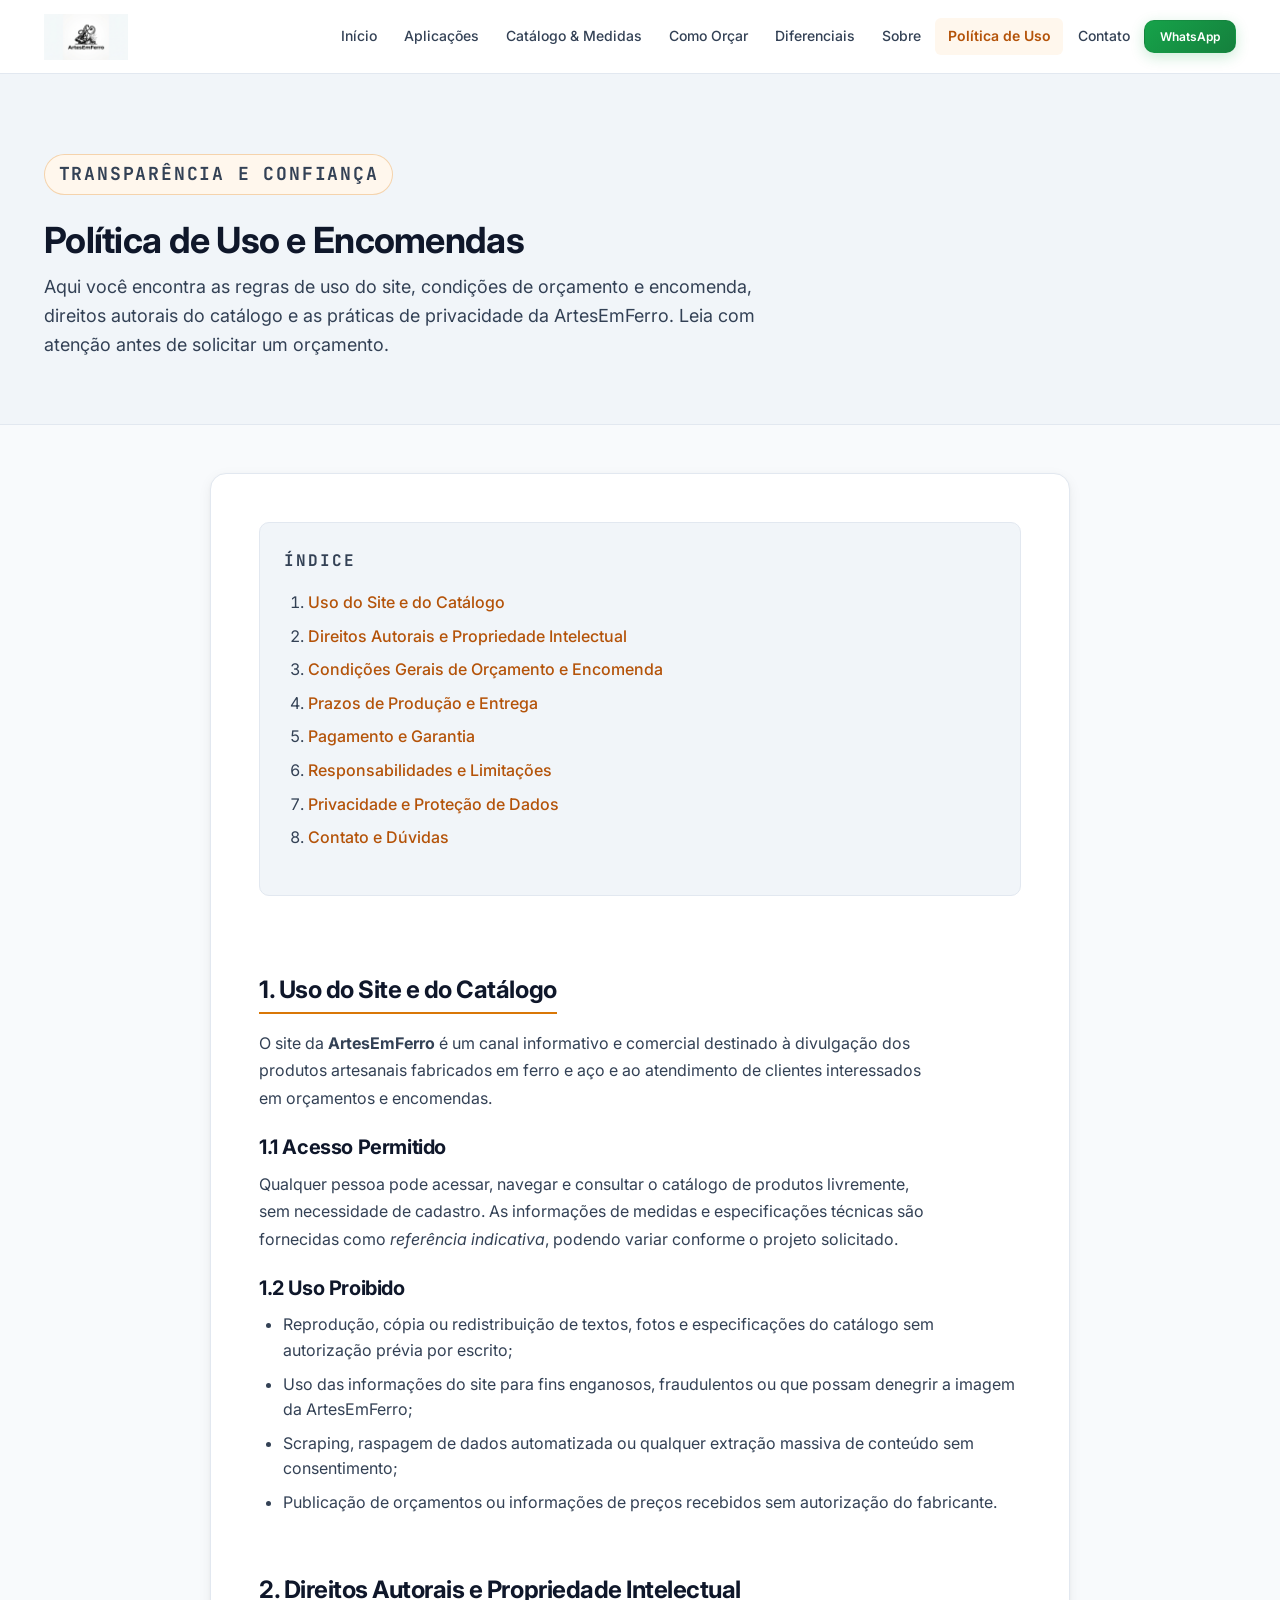
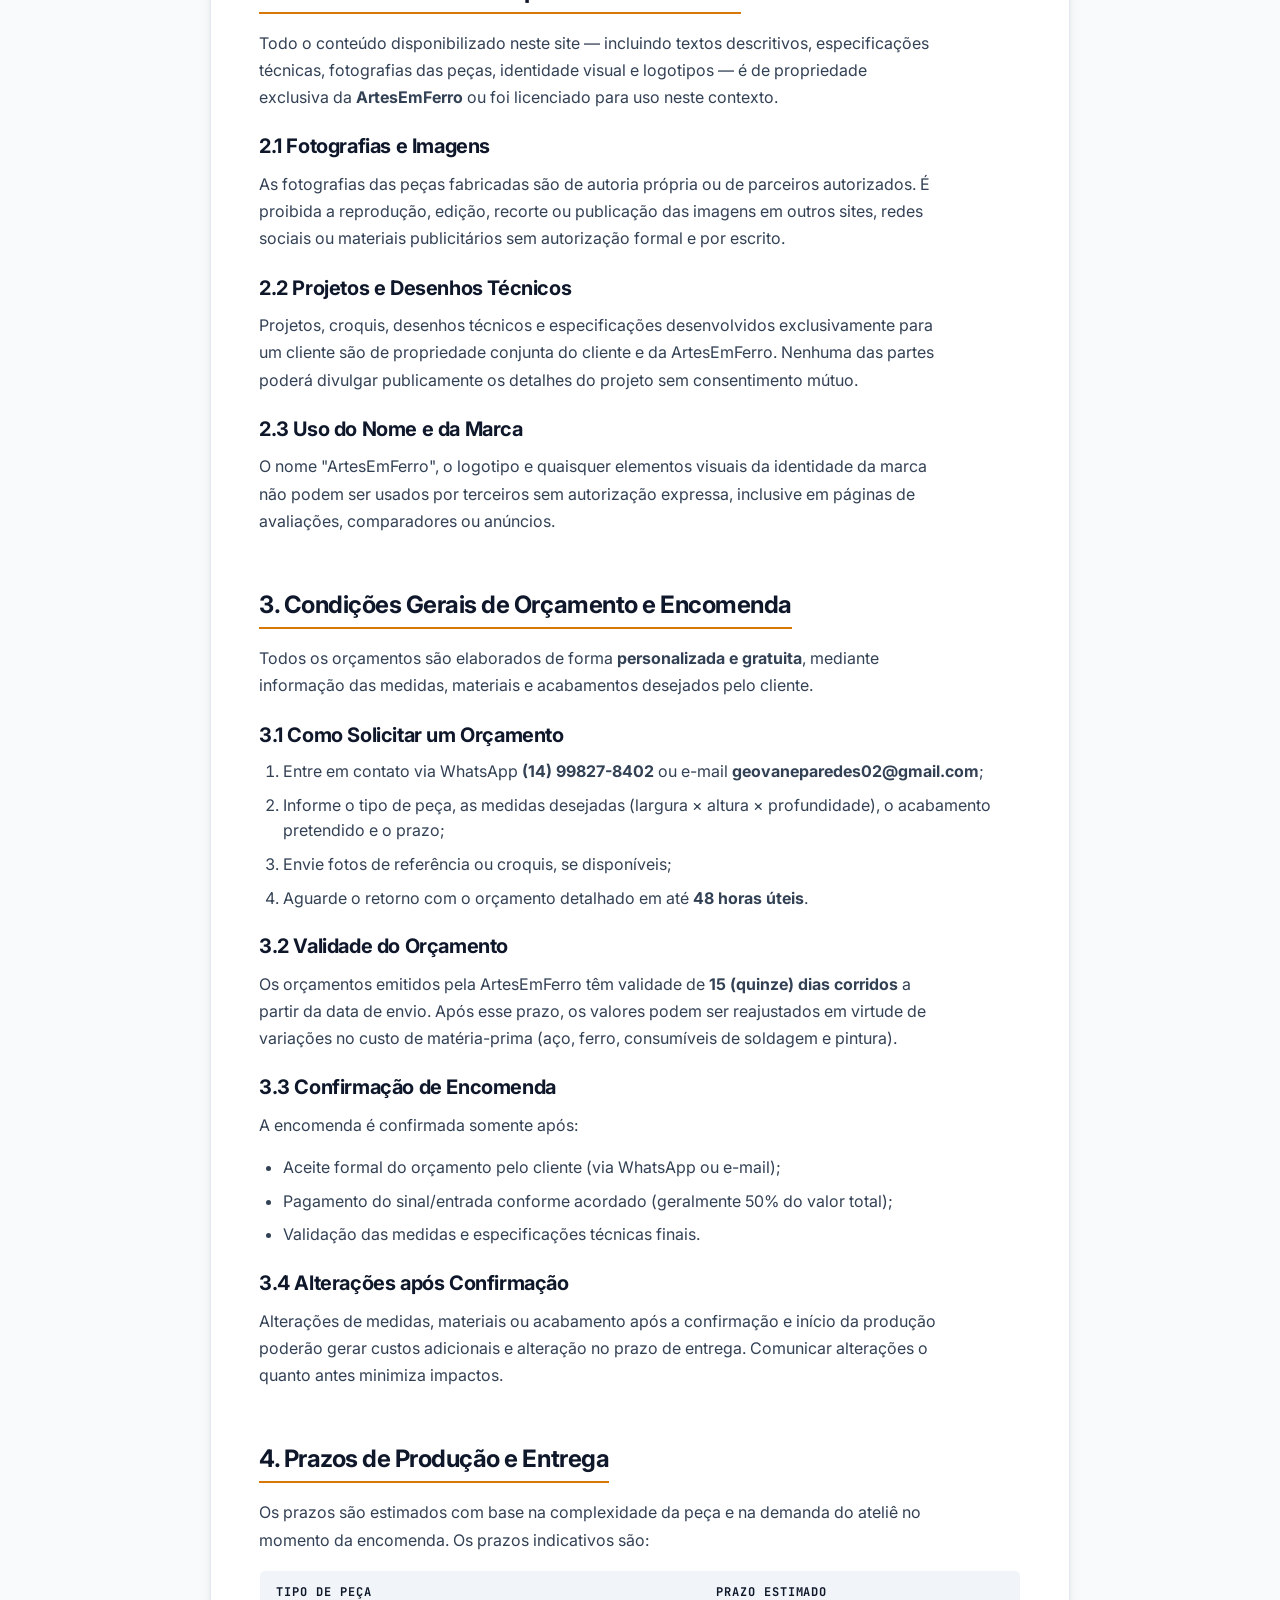
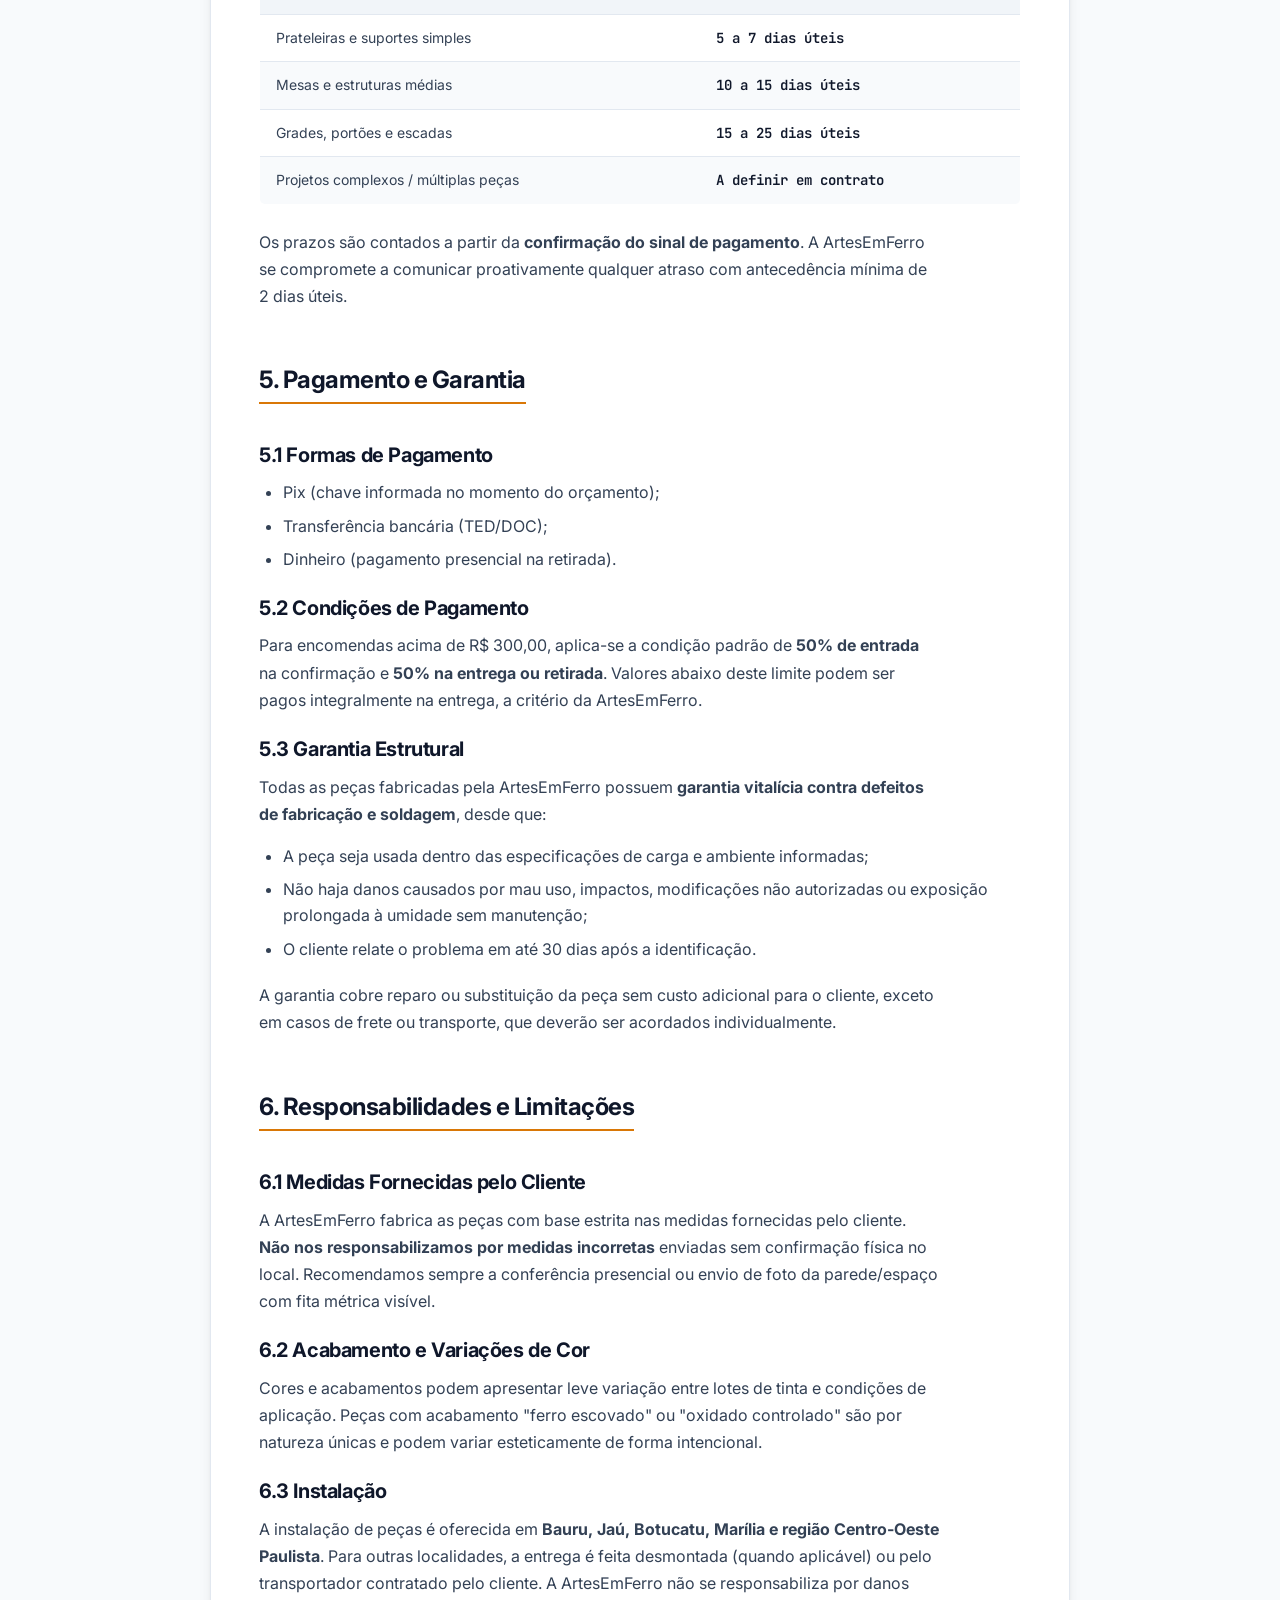
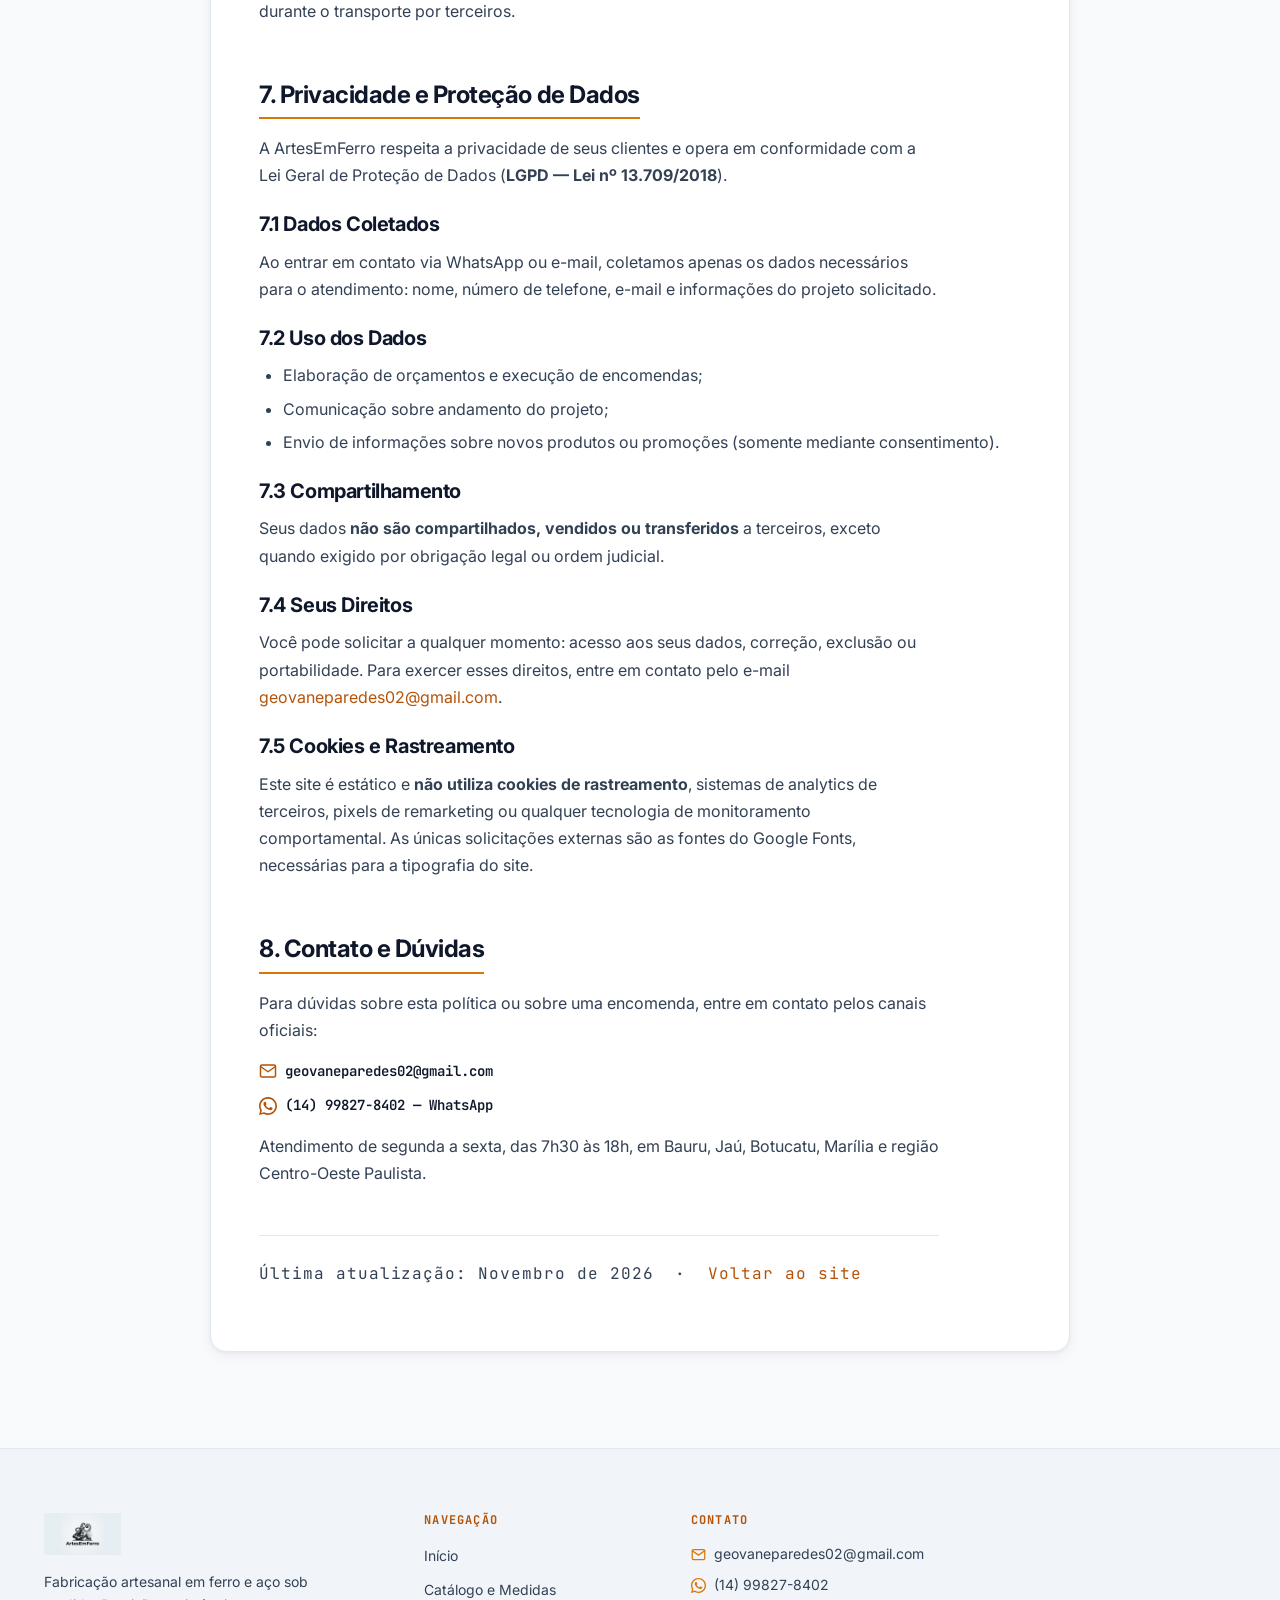
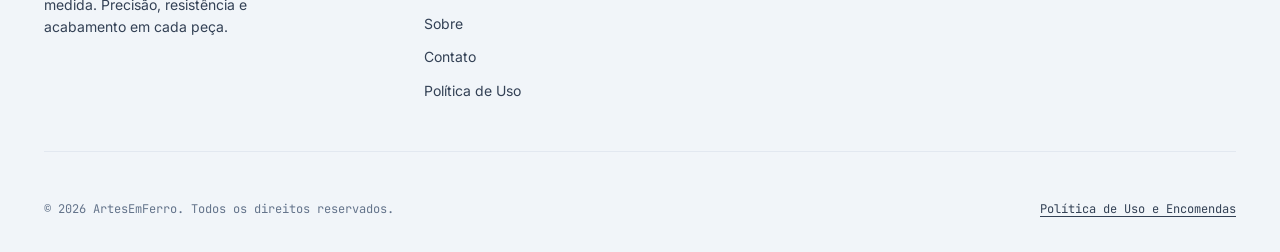
<file: politica-de-uso.html>
<!DOCTYPE html>
<html lang="pt-BR">
<head>
  <meta charset="UTF-8" />
  <meta name="viewport" content="width=device-width, initial-scale=1.0" />
  <meta name="description" content="Política de Uso e Encomendas da ArtesEmFerro — direitos autorais, condições de orçamento, privacidade e regras gerais do catálogo." />
  <meta name="robots" content="noindex, follow" />
  <meta name="theme-color" content="#f8fafc" />
  <title>Política de Uso e Encomendas — ArtesEmFerro</title>

  <link rel="preconnect" href="https://fonts.googleapis.com" />
  <link rel="preconnect" href="https://fonts.gstatic.com" crossorigin />
  <link
    href="https://fonts.googleapis.com/css2?family=Playfair+Display:wght@700;900&family=Inter:wght@400;500;600&family=JetBrains+Mono:wght@400;500;600;700&display=swap"
    rel="stylesheet"
  />
  <link rel="stylesheet" href="./css/styles.css" />
</head>
<body>

  <!-- ═══════════════════════════════════════════
       HEADER (igual ao index)
  ═══════════════════════════════════════════ -->
  <header id="site-header" role="banner">
    <div class="container">
      <a href="./index.html" class="site-logo" aria-label="ArtesEmFerro — voltar à página inicial">
        <img src="./assets/logo.jpg" alt="ArtesEmFerro — Serralheria Artística" class="site-logo-img" width="140" height="44" />
      </a>

      <button
        class="nav-toggle"
        id="nav-toggle"
        aria-label="Abrir menu de navegação"
        aria-expanded="false"
        aria-controls="main-nav"
      >
        <span></span><span></span><span></span>
      </button>

      <nav class="site-nav" id="main-nav" role="navigation" aria-label="Navegação principal">
        <a href="./index.html#hero"       class="nav-link">Início</a>
        <a href="./index.html#aplicacoes" class="nav-link">Aplicações</a>
        <a href="./index.html#catalogo"   class="nav-link">Catálogo &amp; Medidas</a>
        <a href="./index.html#como-orcar" class="nav-link">Como Orçar</a>
        <a href="./index.html#diferenciais" class="nav-link">Diferenciais</a>
        <a href="./index.html#sobre"      class="nav-link">Sobre</a>
        <a href="./politica-de-uso.html"  class="nav-link active" aria-current="page">Política de Uso</a>
        <a href="./index.html#contato"    class="nav-link">Contato</a>
        <a
          href="https://wa.me/5514998278402?text=Olá!%20Vim%20pelo%20site%20e%20gostaria%20de%20solicitar%20um%20orçamento."
          target="_blank"
          rel="noopener noreferrer"
          class="btn btn-whatsapp btn-sm"
          aria-label="Solicitar orçamento via WhatsApp"
        >
          WhatsApp
        </a>
      </nav>
    </div>
  </header>

  <!-- ═══════════════════════════════════════════
       CONTEÚDO DA POLÍTICA
  ═══════════════════════════════════════════ -->
  <main id="conteudo-principal" class="policy-page">

    <!-- Hero da página -->
    <div class="policy-hero" role="banner" aria-label="Cabeçalho da Política de Uso">
      <div class="container">
        <p class="section-label" style="margin-top:var(--space-4);">Transparência e Confiança</p>
        <h1>Política de Uso e Encomendas</h1>
        <p>
          Aqui você encontra as regras de uso do site, condições de orçamento e encomenda,
          direitos autorais do catálogo e as práticas de privacidade da ArtesEmFerro.
          Leia com atenção antes de solicitar um orçamento.
        </p>
      </div>
    </div>

    <div class="container">
      <article class="policy-content" aria-label="Documento de Política de Uso">

        <!-- Sumário rápido -->
        <nav aria-label="Índice da Política de Uso" class="policy-toc">
          <p class="policy-toc-title">Índice</p>
          <ol>
            <li><a href="#s1">Uso do Site e do Catálogo</a></li>
            <li><a href="#s2">Direitos Autorais e Propriedade Intelectual</a></li>
            <li><a href="#s3">Condições Gerais de Orçamento e Encomenda</a></li>
            <li><a href="#s4">Prazos de Produção e Entrega</a></li>
            <li><a href="#s5">Pagamento e Garantia</a></li>
            <li><a href="#s6">Responsabilidades e Limitações</a></li>
            <li><a href="#s7">Privacidade e Proteção de Dados</a></li>
            <li><a href="#s8">Contato e Dúvidas</a></li>
          </ol>
        </nav>

        <!-- 1. Uso do Site -->
        <h2 id="s1">1. Uso do Site e do Catálogo</h2>

        <p>
          O site da <strong>ArtesEmFerro</strong> é um canal informativo e comercial destinado à divulgação
          dos produtos artesanais fabricados em ferro e aço e ao atendimento de clientes interessados
          em orçamentos e encomendas.
        </p>

        <h3>1.1 Acesso Permitido</h3>
        <p>
          Qualquer pessoa pode acessar, navegar e consultar o catálogo de produtos livremente,
          sem necessidade de cadastro. As informações de medidas e especificações técnicas são
          fornecidas como <em>referência indicativa</em>, podendo variar conforme o projeto solicitado.
        </p>

        <h3>1.2 Uso Proibido</h3>
        <ul>
          <li>Reprodução, cópia ou redistribuição de textos, fotos e especificações do catálogo sem autorização prévia por escrito;</li>
          <li>Uso das informações do site para fins enganosos, fraudulentos ou que possam denegrir a imagem da ArtesEmFerro;</li>
          <li>Scraping, raspagem de dados automatizada ou qualquer extração massiva de conteúdo sem consentimento;</li>
          <li>Publicação de orçamentos ou informações de preços recebidos sem autorização do fabricante.</li>
        </ul>

        <!-- 2. Direitos Autorais -->
        <h2 id="s2">2. Direitos Autorais e Propriedade Intelectual</h2>

        <p>
          Todo o conteúdo disponibilizado neste site — incluindo textos descritivos, especificações
          técnicas, fotografias das peças, identidade visual e logotipos — é de propriedade exclusiva
          da <strong>ArtesEmFerro</strong> ou foi licenciado para uso neste contexto.
        </p>

        <h3>2.1 Fotografias e Imagens</h3>
        <p>
          As fotografias das peças fabricadas são de autoria própria ou de parceiros autorizados.
          É proibida a reprodução, edição, recorte ou publicação das imagens em outros sites,
          redes sociais ou materiais publicitários sem autorização formal e por escrito.
        </p>

        <h3>2.2 Projetos e Desenhos Técnicos</h3>
        <p>
          Projetos, croquis, desenhos técnicos e especificações desenvolvidos exclusivamente para
          um cliente são de propriedade conjunta do cliente e da ArtesEmFerro. Nenhuma das partes
          poderá divulgar publicamente os detalhes do projeto sem consentimento mútuo.
        </p>

        <h3>2.3 Uso do Nome e da Marca</h3>
        <p>
          O nome "ArtesEmFerro", o logotipo e quaisquer elementos visuais da identidade da marca
          não podem ser usados por terceiros sem autorização expressa, inclusive em páginas de
          avaliações, comparadores ou anúncios.
        </p>

        <!-- 3. Condições de Orçamento -->
        <h2 id="s3">3. Condições Gerais de Orçamento e Encomenda</h2>

        <p>
          Todos os orçamentos são elaborados de forma <strong>personalizada e gratuita</strong>,
          mediante informação das medidas, materiais e acabamentos desejados pelo cliente.
        </p>

        <h3>3.1 Como Solicitar um Orçamento</h3>
        <ol>
          <li>Entre em contato via WhatsApp <strong>(14) 99827-8402</strong> ou e-mail <strong>geovaneparedes02@gmail.com</strong>;</li>
          <li>Informe o tipo de peça, as medidas desejadas (largura × altura × profundidade), o acabamento pretendido e o prazo;</li>
          <li>Envie fotos de referência ou croquis, se disponíveis;</li>
          <li>Aguarde o retorno com o orçamento detalhado em até <strong>48 horas úteis</strong>.</li>
        </ol>

        <h3>3.2 Validade do Orçamento</h3>
        <p>
          Os orçamentos emitidos pela ArtesEmFerro têm validade de <strong>15 (quinze) dias corridos</strong>
          a partir da data de envio. Após esse prazo, os valores podem ser reajustados em virtude de
          variações no custo de matéria-prima (aço, ferro, consumíveis de soldagem e pintura).
        </p>

        <h3>3.3 Confirmação de Encomenda</h3>
        <p>
          A encomenda é confirmada somente após:
        </p>
        <ul>
          <li>Aceite formal do orçamento pelo cliente (via WhatsApp ou e-mail);</li>
          <li>Pagamento do sinal/entrada conforme acordado (geralmente 50% do valor total);</li>
          <li>Validação das medidas e especificações técnicas finais.</li>
        </ul>

        <h3>3.4 Alterações após Confirmação</h3>
        <p>
          Alterações de medidas, materiais ou acabamento após a confirmação e início da produção
          poderão gerar custos adicionais e alteração no prazo de entrega. Comunicar alterações
          o quanto antes minimiza impactos.
        </p>

        <!-- 4. Prazos -->
        <h2 id="s4">4. Prazos de Produção e Entrega</h2>

        <p>
          Os prazos são estimados com base na complexidade da peça e na demanda do ateliê no momento
          da encomenda. Os prazos indicativos são:
        </p>

        <table class="policy-table">
          <thead>
            <tr>
              <th>Tipo de Peça</th>
              <th>Prazo Estimado</th>
            </tr>
          </thead>
          <tbody>
            <tr>
              <td>Prateleiras e suportes simples</td>
              <td>5 a 7 dias úteis</td>
            </tr>
            <tr>
              <td>Mesas e estruturas médias</td>
              <td>10 a 15 dias úteis</td>
            </tr>
            <tr>
              <td>Grades, portões e escadas</td>
              <td>15 a 25 dias úteis</td>
            </tr>
            <tr>
              <td>Projetos complexos / múltiplas peças</td>
              <td>A definir em contrato</td>
            </tr>
          </tbody>
        </table>

        <p>
          Os prazos são contados a partir da <strong>confirmação do sinal de pagamento</strong>.
          A ArtesEmFerro se compromete a comunicar proativamente qualquer atraso com antecedência mínima de 2 dias úteis.
        </p>

        <!-- 5. Pagamento e Garantia -->
        <h2 id="s5">5. Pagamento e Garantia</h2>

        <h3>5.1 Formas de Pagamento</h3>
        <ul>
          <li>Pix (chave informada no momento do orçamento);</li>
          <li>Transferência bancária (TED/DOC);</li>
          <li>Dinheiro (pagamento presencial na retirada).</li>
        </ul>

        <h3>5.2 Condições de Pagamento</h3>
        <p>
          Para encomendas acima de R$ 300,00, aplica-se a condição padrão de <strong>50% de entrada</strong>
          na confirmação e <strong>50% na entrega ou retirada</strong>. Valores abaixo deste limite
          podem ser pagos integralmente na entrega, a critério da ArtesEmFerro.
        </p>

        <h3>5.3 Garantia Estrutural</h3>
        <p>
          Todas as peças fabricadas pela ArtesEmFerro possuem <strong>garantia vitalícia contra
          defeitos de fabricação e soldagem</strong>, desde que:
        </p>
        <ul>
          <li>A peça seja usada dentro das especificações de carga e ambiente informadas;</li>
          <li>Não haja danos causados por mau uso, impactos, modificações não autorizadas ou exposição prolongada à umidade sem manutenção;</li>
          <li>O cliente relate o problema em até 30 dias após a identificação.</li>
        </ul>

        <p>
          A garantia cobre reparo ou substituição da peça sem custo adicional para o cliente,
          exceto em casos de frete ou transporte, que deverão ser acordados individualmente.
        </p>

        <!-- 6. Responsabilidades -->
        <h2 id="s6">6. Responsabilidades e Limitações</h2>

        <h3>6.1 Medidas Fornecidas pelo Cliente</h3>
        <p>
          A ArtesEmFerro fabrica as peças com base estrita nas medidas fornecidas pelo cliente.
          <strong>Não nos responsabilizamos por medidas incorretas</strong> enviadas sem confirmação
          física no local. Recomendamos sempre a conferência presencial ou envio de foto da parede/espaço
          com fita métrica visível.
        </p>

        <h3>6.2 Acabamento e Variações de Cor</h3>
        <p>
          Cores e acabamentos podem apresentar leve variação entre lotes de tinta e condições
          de aplicação. Peças com acabamento "ferro escovado" ou "oxidado controlado" são por
          natureza únicas e podem variar esteticamente de forma intencional.
        </p>

        <h3>6.3 Instalação</h3>
        <p>
          A instalação de peças é oferecida em <strong>Bauru, Jaú, Botucatu, Marília e região Centro-Oeste Paulista</strong>.
          Para outras localidades, a entrega é feita desmontada (quando aplicável) ou pelo
          transportador contratado pelo cliente. A ArtesEmFerro não se responsabiliza por
          danos durante o transporte por terceiros.
        </p>

        <!-- 7. Privacidade -->
        <h2 id="s7">7. Privacidade e Proteção de Dados</h2>

        <p>
          A ArtesEmFerro respeita a privacidade de seus clientes e opera em conformidade com a
          Lei Geral de Proteção de Dados (<strong>LGPD — Lei nº 13.709/2018</strong>).
        </p>

        <h3>7.1 Dados Coletados</h3>
        <p>
          Ao entrar em contato via WhatsApp ou e-mail, coletamos apenas os dados necessários
          para o atendimento: nome, número de telefone, e-mail e informações do projeto solicitado.
        </p>

        <h3>7.2 Uso dos Dados</h3>
        <ul>
          <li>Elaboração de orçamentos e execução de encomendas;</li>
          <li>Comunicação sobre andamento do projeto;</li>
          <li>Envio de informações sobre novos produtos ou promoções (somente mediante consentimento).</li>
        </ul>

        <h3>7.3 Compartilhamento</h3>
        <p>
          Seus dados <strong>não são compartilhados, vendidos ou transferidos</strong> a terceiros,
          exceto quando exigido por obrigação legal ou ordem judicial.
        </p>

        <h3>7.4 Seus Direitos</h3>
        <p>
          Você pode solicitar a qualquer momento: acesso aos seus dados, correção, exclusão ou
          portabilidade. Para exercer esses direitos, entre em contato pelo e-mail
          <a href="mailto:geovaneparedes02@gmail.com">geovaneparedes02@gmail.com</a>.
        </p>

        <h3>7.5 Cookies e Rastreamento</h3>
        <p>
          Este site é estático e <strong>não utiliza cookies de rastreamento</strong>, sistemas de
          analytics de terceiros, pixels de remarketing ou qualquer tecnologia de monitoramento
          comportamental. As únicas solicitações externas são as fontes do Google Fonts,
          necessárias para a tipografia do site.
        </p>

        <!-- 8. Contato -->
        <h2 id="s8">8. Contato e Dúvidas</h2>

        <p>
          Para dúvidas sobre esta política ou sobre uma encomenda, entre em contato pelos canais oficiais:
        </p>

        <div class="policy-contact-list">
          <a href="mailto:geovaneparedes02@gmail.com" class="policy-contact-item">
            <svg viewBox="0 0 24 24" fill="none" stroke="var(--color-amber-700)" stroke-width="2" stroke-linecap="round" stroke-linejoin="round" width="18" height="18" aria-hidden="true"><path d="M4 4h16c1.1 0 2 .9 2 2v12c0 1.1-.9 2-2 2H4c-1.1 0-2-.9-2-2V6c0-1.1.9-2 2-2z"/><polyline points="22,6 12,13 2,6"/></svg>
            geovaneparedes02@gmail.com
          </a>
          <a href="https://wa.me/5514998278402" target="_blank" rel="noopener noreferrer" class="policy-contact-item">
            <svg viewBox="0 0 24 24" fill="var(--color-amber-700)" width="18" height="18" aria-hidden="true"><path d="M17.472 14.382c-.297-.149-1.758-.867-2.03-.967-.273-.099-.471-.148-.67.15-.197.297-.767.966-.94 1.164-.173.199-.347.223-.644.075-.297-.15-1.255-.463-2.39-1.475-.883-.788-1.48-1.761-1.653-2.059-.173-.297-.018-.458.13-.606.134-.133.298-.347.446-.52.149-.174.198-.298.298-.497.099-.198.05-.371-.025-.52-.075-.149-.669-1.612-.916-2.207-.242-.579-.487-.5-.669-.51-.173-.008-.371-.01-.57-.01-.198 0-.52.074-.792.372-.272.297-1.04 1.016-1.04 2.479 0 1.462 1.065 2.875 1.213 3.074.149.198 2.096 3.2 5.077 4.487.709.306 1.262.489 1.694.625.712.227 1.36.195 1.871.118.571-.085 1.758-.719 2.006-1.413.248-.694.248-1.289.173-1.413-.074-.124-.272-.198-.57-.347z"/><path d="M12 0C5.373 0 0 5.373 0 12c0 2.136.561 4.14 1.535 5.874L.057 23.999l6.305-1.654A11.945 11.945 0 0012 24c6.627 0 12-5.373 12-12S18.627 0 12 0zm0 21.818a9.797 9.797 0 01-5.058-1.407l-.362-.216-3.743.981.999-3.651-.237-.374A9.796 9.796 0 012.182 12C2.182 6.57 6.57 2.182 12 2.182S21.818 6.57 21.818 12 17.43 21.818 12 21.818z"/></svg>
            (14) 99827-8402 — WhatsApp
          </a>
        </div>
        <p>
          Atendimento de segunda a sexta, das 7h30 às 18h, em Bauru, Jaú, Botucatu, Marília
          e região Centro-Oeste Paulista.
        </p>

        <p class="policy-updated">
          Última atualização: Novembro de 2026 &nbsp;·&nbsp;
          <a href="./index.html">Voltar ao site</a>
        </p>

      </article>
    </div>
  </main>

  <!-- ═══════════════════════════════════════════
       FOOTER
  ═══════════════════════════════════════════ -->
  <footer id="site-footer" role="contentinfo">
    <div class="container">
      <div class="footer-top">
        <div class="footer-brand">
          <a href="./index.html" class="site-logo" aria-label="Voltar à página inicial da ArtesEmFerro">
            <img src="./assets/logo.jpg" alt="ArtesEmFerro — Serralheria Artística" class="site-logo-img" width="140" height="48" />
          </a>
          <p class="footer-brand-desc">
            Fabricação artesanal em ferro e aço sob medida. Precisão, resistência e acabamento em cada peça.
          </p>
        </div>

        <nav class="footer-nav" aria-label="Links do rodapé">
          <h4>Navegação</h4>
          <ul>
            <li><a href="./index.html#inicio">Início</a></li>
            <li><a href="./index.html#catalogo">Catálogo e Medidas</a></li>
            <li><a href="./index.html#sobre">Sobre</a></li>
            <li><a href="./index.html#contato">Contato</a></li>
            <li><a href="./politica-de-uso.html" aria-current="page">Política de Uso</a></li>
          </ul>
        </nav>

        <div class="footer-contact">
          <h4>Contato</h4>
          <a href="mailto:geovaneparedes02@gmail.com" class="footer-contact-item" aria-label="Enviar e-mail">
            <svg viewBox="0 0 24 24" fill="none" stroke="currentColor" stroke-width="2" stroke-linecap="round" stroke-linejoin="round" aria-hidden="true" width="14" height="14"><path d="M4 4h16c1.1 0 2 .9 2 2v12c0 1.1-.9 2-2 2H4c-1.1 0-2-.9-2-2V6c0-1.1.9-2 2-2z"/><polyline points="22,6 12,13 2,6"/></svg>
            geovaneparedes02@gmail.com
          </a>
          <a href="https://wa.me/5514998278402" target="_blank" rel="noopener noreferrer" class="footer-contact-item" aria-label="WhatsApp">
            <svg viewBox="0 0 24 24" fill="currentColor" aria-hidden="true" width="14" height="14"><path d="M17.472 14.382c-.297-.149-1.758-.867-2.03-.967-.273-.099-.471-.148-.67.15-.197.297-.767.966-.94 1.164-.173.199-.347.223-.644.075-.297-.15-1.255-.463-2.39-1.475-.883-.788-1.48-1.761-1.653-2.059-.173-.297-.018-.458.13-.606.134-.133.298-.347.446-.52.149-.174.198-.298.298-.497.099-.198.05-.371-.025-.52-.075-.149-.669-1.612-.916-2.207-.242-.579-.487-.5-.669-.51-.173-.008-.371-.01-.57-.01-.198 0-.52.074-.792.372-.272.297-1.04 1.016-1.04 2.479 0 1.462 1.065 2.875 1.213 3.074.149.198 2.096 3.2 5.077 4.487.709.306 1.262.489 1.694.625.712.227 1.36.195 1.871.118.571-.085 1.758-.719 2.006-1.413.248-.694.248-1.289.173-1.413-.074-.124-.272-.198-.57-.347z"/><path d="M12 0C5.373 0 0 5.373 0 12c0 2.136.561 4.14 1.535 5.874L.057 23.999l6.305-1.654A11.945 11.945 0 0012 24c6.627 0 12-5.373 12-12S18.627 0 12 0zm0 21.818a9.797 9.797 0 01-5.058-1.407l-.362-.216-3.743.981.999-3.651-.237-.374A9.796 9.796 0 012.182 12C2.182 6.57 6.57 2.182 12 2.182S21.818 6.57 21.818 12 17.43 21.818 12 21.818z"/></svg>
            (14) 99827-8402
          </a>
        </div>
      </div>

      <div class="footer-bottom">
        <p class="footer-copy">
          &copy; <span id="ano-atual"></span> ArtesEmFerro. Todos os direitos reservados.
        </p>
        <a href="./politica-de-uso.html" class="footer-policy-link" aria-current="page">
          Política de Uso e Encomendas
        </a>
      </div>
    </div>
  </footer>

  <script>
    document.getElementById('ano-atual').textContent = new Date().getFullYear();

    const header = document.getElementById('site-header');
    window.addEventListener('scroll', () => {
      header.classList.toggle('scrolled', window.scrollY > 10);
    }, { passive: true });

    const toggle = document.getElementById('nav-toggle');
    const nav    = document.getElementById('main-nav');
    toggle.addEventListener('click', () => {
      const expanded = toggle.getAttribute('aria-expanded') === 'true';
      toggle.setAttribute('aria-expanded', String(!expanded));
      toggle.setAttribute('aria-label', expanded ? 'Abrir menu' : 'Fechar menu');
      nav.classList.toggle('open');
    });
    document.addEventListener('click', (e) => {
      if (!header.contains(e.target)) {
        toggle.setAttribute('aria-expanded', 'false');
        nav.classList.remove('open');
      }
    });
  </script>

</body>
</html>
</file>
<file: css/styles.css>
/* =============================================================
   ArtesEmFerro — Stylesheet Principal (Light Industrial Edition)
   Tema claro de alta legibilidade, cards elevados e destaque para
   modelos 3D e vídeo de oficina no Hero.
   Stack: CSS3 puro, CSS Variables, CSS Grid, Flexbox, sem dependências.
   Autor: ArtesEmFerro | Versão: 3.0 (Clean Light Industrial)
   ============================================================= */

/* ——— 0. Reset & Base ——— */
*, *::before, *::after {
  box-sizing: border-box;
  margin: 0;
  padding: 0;
}

html {
  scroll-behavior: smooth;
  font-size: 16px;
  color-scheme: light;
}

/* ——— 1. Variáveis CSS (Design Tokens — Light Industrial) ——— */
:root {
  /* Superfícies Claras */
  --color-bg-main:        #f8fafc;   /* Fundo principal claro */
  --color-bg-alt:         #f1f5f9;   /* Seções alternadas cinza muito claro */
  --color-surface-card:   #ffffff;   /* Cards e containers brancos */
  --color-surface-muted:  #eef2f6;   /* Fundos de mídia neutros / badges sutis */

  /* Bordas & Divisores */
  --color-border:         #e2e8f0;   /* Bordas finas padrão */
  --color-border-strong:  #cbd5e1;   /* Bordas de inputs e hover */

  /* Tipografia de Alto Contraste */
  --color-text-primary:   #0f172a;   /* Títulos e destaques escuros */
  --color-text-body:      #334155;   /* Corpo de texto principal */
  --color-text-muted:     #64748b;   /* Legendas, especificações e metadados */

  /* Acento Industrial Laranja / Âmbar (WCAG AA sobre claro e branco) */
  --color-amber-50:       #fffbeb;
  --color-amber-100:      #fef3c7;
  --color-orange-50:      #fff7ed;
  --color-amber-400:      #f59e0b;   /* Brilho / foco */
  --color-amber-500:      #ea580c;   /* Laranja vibrante para CTAs */
  --color-amber-600:      #d97706;   /* Âmbar principal */
  --color-amber-700:      #b45309;   /* Texto/badge âmbar com contraste >= 5:1 */
  --color-amber-800:      #9a3412;   /* Hover escuro de alta legibilidade */
  --color-amber-glow:     rgba(234, 88, 12, 0.16);

  /* Acento de Conversão (WhatsApp) */
  --color-whatsapp:       #16a34a;
  --color-whatsapp-dark:  #15803d;
  --color-whatsapp-glow:  rgba(22, 163, 74, 0.22);

  /* Compatibilidade / Aliases semânticos (legado e política de uso) */
  --color-steel-950:      #0f172a;
  --color-steel-900:      #1e293b;
  --color-steel-850:      #ffffff;
  --color-steel-800:      #f1f5f9;
  --color-steel-700:      #e2e8f0;
  --color-steel-600:      #cbd5e1;
  --color-steel-400:      #64748b;
  --color-steel-200:      #334155;
  --color-steel-100:      #0f172a;
  --color-steel-white:    #0f172a;
  --color-iron:           #0f172a;
  --color-copper:         #b45309;
  --color-ash:            #f1f5f9;
  --color-white:          #ffffff;
  --color-text-mid:       #334155;

  /* Tipografia */
  --font-display:         'Inter', -apple-system, BlinkMacSystemFont, "Segoe UI", Roboto, sans-serif;
  --font-heading:         'Playfair Display', Georgia, serif;
  --font-body:            'Inter', -apple-system, BlinkMacSystemFont, "Segoe UI", Roboto, sans-serif;
  --font-mono:            'JetBrains Mono', 'Courier New', monospace;

  /* Escala Tipográfica */
  --text-2xs:   0.6875rem;
  --text-xs:    0.75rem;
  --text-sm:    0.875rem;
  --text-base:  1rem;
  --text-lg:    1.125rem;
  --text-xl:    1.25rem;
  --text-2xl:   1.5rem;
  --text-3xl:   1.875rem;
  --text-4xl:   2.25rem;
  --text-5xl:   3rem;
  --text-6xl:   3.75rem;

  /* Espaçamento Modular */
  --space-1:    0.25rem;
  --space-2:    0.5rem;
  --space-3:    0.75rem;
  --space-4:    1rem;
  --space-5:    1.25rem;
  --space-6:    1.5rem;
  --space-8:    2rem;
  --space-10:   2.5rem;
  --space-12:   3rem;
  --space-16:   4rem;
  --space-20:   5rem;
  --space-24:   6rem;

  /* Bordas & Raios */
  --radius-xs:  4px;
  --radius-sm:  6px;
  --radius-md:  10px;
  --radius-lg:  16px;
  --radius-xl:  22px;
  --radius-full:9999px;

  /* Sombras Suaves para Light Mode */
  --shadow-sm:   0 1px 2px rgba(15, 23, 42, 0.05);
  --shadow-md:   0 4px 14px rgba(15, 23, 42, 0.06), 0 1px 3px rgba(15, 23, 42, 0.04);
  --shadow-lg:   0 14px 32px rgba(15, 23, 42, 0.09), 0 4px 10px rgba(15, 23, 42, 0.04);
  --shadow-glow: 0 8px 24px rgba(217, 119, 6, 0.16);

  /* Transições Fluidas */
  --transition-fast: 150ms cubic-bezier(0.16, 1, 0.3, 1);
  --transition-base: 250ms cubic-bezier(0.16, 1, 0.3, 1);
  --transition-slow: 400ms cubic-bezier(0.16, 1, 0.3, 1);

  /* Dimensões */
  --container-max: 1240px;
  --topbar-height: 38px;
  --header-height: 74px;
}

/* ——— 2. Base & Tipografia Global ——— */
body {
  font-family: var(--font-body);
  font-size: var(--text-base);
  line-height: 1.6;
  color: var(--color-text-body);
  background-color: var(--color-bg-main);
  -webkit-font-smoothing: antialiased;
  -moz-osx-font-smoothing: grayscale;
  overflow-x: hidden;
}

h1, h2, h3, h4, h5 {
  color: var(--color-text-primary);
  line-height: 1.18;
  font-weight: 700;
  letter-spacing: -0.02em;
}

p {
  max-width: 68ch;
}

a {
  color: var(--color-amber-700);
  text-decoration: none;
  transition: color var(--transition-fast), border-color var(--transition-fast);
}
a:hover {
  color: var(--color-amber-800);
}

img {
  display: block;
  max-width: 100%;
  height: auto;
}

/* ——— 3. Utilitários Estruturais ——— */
.container {
  width: 100%;
  max-width: var(--container-max);
  margin-inline: auto;
  padding-inline: var(--space-6);
}

.sr-only {
  position: absolute;
  width: 1px;
  height: 1px;
  padding: 0;
  margin: -1px;
  overflow: hidden;
  clip: rect(0, 0, 0, 0);
  white-space: nowrap;
  border: 0;
}

/* Malha Técnica Sutil (Light Blueprint) */
.industrial-grid-bg {
  position: absolute;
  inset: 0;
  z-index: 2;
  background-image:
    linear-gradient(to right, rgba(15, 23, 42, 0.03) 1px, transparent 1px),
    linear-gradient(to bottom, rgba(15, 23, 42, 0.03) 1px, transparent 1px);
  background-size: 56px 56px;
  mask-image: linear-gradient(90deg, rgba(0, 0, 0, 0.85) 0%, rgba(0, 0, 0, 0.25) 55%, transparent 80%);
  -webkit-mask-image: linear-gradient(90deg, rgba(0, 0, 0, 0.85) 0%, rgba(0, 0, 0, 0.25) 55%, transparent 80%);
  pointer-events: none;
}

.industrial-radial-glow {
  position: absolute;
  inset: 0;
  z-index: 2;
  background: radial-gradient(circle at 12% 18%, rgba(234, 88, 12, 0.08), transparent 42%);
  pointer-events: none;
}

/* Rótulos de Seção Técnicos */
.section-badge,
.section-label {
  display: inline-flex;
  align-items: center;
  gap: var(--space-2);
  padding: 0.32rem 0.85rem;
  background: var(--color-orange-50);
  border: 1px solid rgba(217, 119, 6, 0.28);
  border-radius: var(--radius-full);
  font-family: var(--font-mono);
  font-size: var(--text-xs);
  font-weight: 700;
  letter-spacing: 0.1em;
  text-transform: uppercase;
  color: var(--color-amber-700);
  margin-bottom: var(--space-3);
}
.section-badge .status-dot,
.hero-eyebrow .status-dot {
  width: 7px;
  height: 7px;
  border-radius: 50%;
  background: var(--color-amber-500);
  box-shadow: 0 0 0 3px rgba(234, 88, 12, 0.18);
  animation: pulse-dot 2s infinite ease-in-out;
  flex-shrink: 0;
}

@keyframes pulse-dot {
  0%, 100% { opacity: 1; transform: scale(1); }
  50% { opacity: 0.5; transform: scale(0.85); }
}

.section-title {
  font-size: clamp(var(--text-2xl), 3.5vw, var(--text-4xl));
  color: var(--color-text-primary);
  margin-bottom: var(--space-3);
}

.section-desc {
  font-size: var(--text-lg);
  color: var(--color-text-body);
  margin-bottom: var(--space-10);
  line-height: 1.65;
}

/* ——— 4. Top Bar Utilitária ——— */
.topbar {
  background: var(--color-bg-alt);
  border-bottom: 1px solid var(--color-border);
  font-size: var(--text-xs);
  font-family: var(--font-mono);
  color: var(--color-text-muted);
  height: var(--topbar-height);
  display: flex;
  align-items: center;
  position: relative;
  z-index: 102;
}
.topbar .container {
  display: flex;
  align-items: center;
  justify-content: space-between;
  gap: var(--space-4);
}
.topbar-left, .topbar-right {
  display: flex;
  align-items: center;
  gap: var(--space-6);
  flex-wrap: wrap;
}
.topbar-item {
  display: inline-flex;
  align-items: center;
  gap: var(--space-2);
}
.topbar-item svg {
  width: 14px;
  height: 14px;
  color: var(--color-amber-600);
}
.topbar-item a {
  color: var(--color-text-body);
  transition: color var(--transition-fast);
}
.topbar-item a strong {
  color: var(--color-text-primary);
}
.topbar-item a:hover {
  color: var(--color-amber-700);
}
.badge-live {
  display: inline-flex;
  align-items: center;
  gap: 6px;
  padding: 2px 8px;
  background: #dcfce7;
  border: 1px solid #bbf7d0;
  border-radius: var(--radius-full);
  color: #15803d;
  font-weight: 700;
  font-size: var(--text-2xs);
}
.badge-live-dot {
  width: 6px;
  height: 6px;
  border-radius: 50%;
  background: #16a34a;
  animation: pulse-dot 1.8s infinite;
}

/* ——— 5. Header / Navegação Principal ——— */
#site-header {
  position: sticky;
  top: 0;
  left: 0;
  right: 0;
  z-index: 100;
  height: var(--header-height);
  display: flex;
  align-items: center;
  background: rgba(255, 255, 255, 0.92);
  backdrop-filter: blur(14px);
  -webkit-backdrop-filter: blur(14px);
  border-bottom: 1px solid var(--color-border);
  transition: background-color var(--transition-base), box-shadow var(--transition-base);
}
#site-header.scrolled {
  background: rgba(255, 255, 255, 0.98);
  box-shadow: 0 6px 24px rgba(15, 23, 42, 0.08);
  border-bottom-color: var(--color-border-strong);
}

#site-header .container {
  display: flex;
  align-items: center;
  justify-content: space-between;
  gap: var(--space-5);
}

/* Logo */
.site-logo {
  display: flex;
  align-items: center;
  gap: var(--space-3);
  text-decoration: none;
  flex-shrink: 0;
}
.site-logo-img {
  height: 46px;
  width: auto;
  display: block;
  mix-blend-mode: multiply;
  transition: transform var(--transition-fast);
}
.site-logo:hover .site-logo-img {
  transform: scale(1.03);
}

/* Links do Header */
.site-nav {
  display: flex;
  align-items: center;
  gap: 2px;
}
.nav-link {
  font-size: var(--text-sm);
  font-weight: 500;
  color: var(--color-text-body);
  padding: 0.48rem 0.78rem;
  border-radius: var(--radius-sm);
  transition: color var(--transition-fast), background-color var(--transition-fast);
  white-space: nowrap;
}
.nav-link:hover {
  color: var(--color-text-primary);
  background: var(--color-bg-alt);
}
.nav-link.active, .nav-link[aria-current="page"] {
  color: var(--color-amber-700);
  background: var(--color-orange-50);
  font-weight: 600;
}

/* Header CTA Group */
.header-actions {
  display: flex;
  align-items: center;
  gap: var(--space-3);
  flex-shrink: 0;
}

/* Botão da Cesta / Bandeja de Orçamento */
.quote-tray-btn {
  display: inline-flex;
  align-items: center;
  gap: var(--space-2);
  padding: 0.48rem 0.85rem;
  background: var(--color-bg-main);
  border: 1px solid var(--color-border-strong);
  border-radius: var(--radius-md);
  color: var(--color-text-primary);
  font-size: var(--text-sm);
  font-family: var(--font-mono);
  font-weight: 600;
  cursor: pointer;
  position: relative;
  transition: all var(--transition-fast);
}
.quote-tray-btn:hover {
  background: var(--color-orange-50);
  border-color: var(--color-amber-600);
  color: var(--color-amber-700);
}
.quote-counter-badge {
  background: var(--color-amber-700);
  color: #ffffff;
  font-weight: 700;
  font-size: var(--text-2xs);
  min-width: 20px;
  height: 20px;
  padding: 0 5px;
  border-radius: var(--radius-full);
  display: inline-flex;
  align-items: center;
  justify-content: center;
  line-height: 1;
}

/* Botão Hamburger */
.nav-toggle {
  display: none;
  flex-direction: column;
  justify-content: center;
  gap: 5px;
  width: 42px;
  height: 42px;
  background: var(--color-bg-main);
  border: 1px solid var(--color-border-strong);
  cursor: pointer;
  padding: var(--space-2);
  border-radius: var(--radius-sm);
}
.nav-toggle span {
  display: block;
  height: 2px;
  background: var(--color-text-primary);
  border-radius: 2px;
  transition: transform var(--transition-base), opacity var(--transition-base);
  width: 22px;
}
.nav-toggle[aria-expanded="true"] span:nth-child(1) {
  transform: translateY(7px) rotate(45deg);
}
.nav-toggle[aria-expanded="true"] span:nth-child(2) {
  opacity: 0;
}
.nav-toggle[aria-expanded="true"] span:nth-child(3) {
  transform: translateY(-7px) rotate(-45deg);
}

/* ——— 6. Botões Globais ——— */
.btn {
  display: inline-flex;
  align-items: center;
  justify-content: center;
  gap: var(--space-2);
  padding: 0.65rem 1.35rem;
  border-radius: var(--radius-md);
  font-family: var(--font-body);
  font-size: var(--text-sm);
  font-weight: 600;
  letter-spacing: 0.01em;
  cursor: pointer;
  border: 1px solid transparent;
  text-decoration: none;
  line-height: 1.3;
  transition: all var(--transition-fast);
  white-space: nowrap;
}
.btn:active {
  transform: translateY(1px);
}
.btn svg {
  width: 18px;
  height: 18px;
  flex-shrink: 0;
}

/* CTA Primário Laranja/Âmbar com contraste >= 4.8:1 com texto branco */
.btn-primary {
  background: linear-gradient(135deg, var(--color-amber-500), var(--color-amber-700));
  color: #ffffff;
  border-color: rgba(154, 52, 18, 0.25);
  box-shadow: 0 4px 14px rgba(217, 119, 6, 0.28);
}
.btn-primary:hover {
  background: linear-gradient(135deg, var(--color-amber-600), var(--color-amber-800));
  box-shadow: 0 6px 20px rgba(180, 83, 9, 0.35);
  color: #ffffff;
}

.btn-secondary {
  background: var(--color-surface-card);
  color: var(--color-text-primary);
  border-color: var(--color-border-strong);
  box-shadow: var(--shadow-sm);
}
.btn-secondary:hover {
  background: var(--color-bg-alt);
  border-color: var(--color-text-muted);
  color: var(--color-text-primary);
}

.btn-outline {
  background: rgba(255, 255, 255, 0.92);
  color: var(--color-text-primary);
  border-color: var(--color-border-strong);
  box-shadow: var(--shadow-sm);
}
.btn-outline:hover {
  background: #ffffff;
  border-color: var(--color-amber-600);
  color: var(--color-amber-700);
}

.btn-whatsapp {
  background: linear-gradient(135deg, var(--color-whatsapp), var(--color-whatsapp-dark));
  color: #ffffff;
  border-color: rgba(21, 128, 61, 0.25);
  box-shadow: 0 4px 14px var(--color-whatsapp-glow);
  font-weight: 600;
}
.btn-whatsapp:hover {
  background: linear-gradient(135deg, #22c55e, var(--color-whatsapp-dark));
  box-shadow: 0 6px 20px rgba(22, 163, 74, 0.32);
  color: #ffffff;
}

.btn-add-quote {
  background: var(--color-orange-50);
  color: var(--color-amber-700);
  border-color: rgba(217, 119, 6, 0.35);
  font-size: var(--text-xs);
  padding: 0.55rem 0.9rem;
}
.btn-add-quote:hover {
  background: var(--color-amber-700);
  color: #ffffff;
  border-color: var(--color-amber-700);
}
.btn-add-quote.added {
  background: #dcfce7;
  color: #15803d;
  border-color: #86efac;
}
.btn-add-quote.added:hover {
  background: #bbf7d0;
  color: #14532d;
}

.btn-sm {
  padding: 0.48rem 0.9rem;
  font-size: var(--text-xs);
}
.btn-lg {
  padding: 0.88rem 1.75rem;
  font-size: var(--text-base);
}

/* ——— 7. HERO SECTION (Light Mode + Vídeo Nítido do Serralheiro) ——— */
#hero {
  position: relative;
  min-height: 86vh;
  display: flex;
  align-items: center;
  background-color: var(--color-bg-main);
  overflow: hidden;
  padding-block: clamp(3.5rem, 6.5vw, 5.5rem);
  border-bottom: 1px solid var(--color-border);
}

.hero-video-wrap {
  position: absolute;
  inset: 0;
  overflow: hidden;
  z-index: 1;
  pointer-events: none;
  background: #0f172a url("../assets/hero-poster.jpg") center right / cover no-repeat;
}

/* Vídeo nítido sem escurecimento excessivo, enquadrando o serralheiro e faíscas à direita */
.hero-video-bg {
  width: 100%;
  height: 100%;
  object-fit: cover;
  object-position: 70% center;
  opacity: 1;
  transform: scale(1.11);
  transform-origin: top left;
  filter: brightness(1.06) contrast(1.06) saturate(1.12);
}

/* Degradê direcional claro apenas na área esquerda (texto/CTAs), deixando o vídeo limpo à direita */
.hero-video-overlay {
  position: absolute;
  inset: 0;
  z-index: 1;
  background:
    linear-gradient(to top, rgba(248, 250, 252, 0.96) 0%, rgba(248, 250, 252, 0.25) 10%, rgba(248, 250, 252, 0) 22%),
    linear-gradient(90deg,
      rgba(248, 250, 252, 0.97) 0%,
      rgba(248, 250, 252, 0.93) 36%,
      rgba(248, 250, 252, 0.78) 50%,
      rgba(248, 250, 252, 0.28) 64%,
      rgba(248, 250, 252, 0.04) 78%,
      rgba(248, 250, 252, 0) 100%
    );
}

.hero-content {
  position: relative;
  z-index: 3;
  max-width: 680px;
}

.hero-eyebrow {
  display: inline-flex;
  align-items: center;
  gap: var(--space-2);
  padding: 0.35rem 0.95rem;
  background: rgba(255, 255, 255, 0.92);
  border: 1px solid var(--color-border);
  border-radius: var(--radius-full);
  font-family: var(--font-mono);
  font-size: var(--text-xs);
  font-weight: 600;
  letter-spacing: 0.08em;
  color: var(--color-text-body);
  margin-bottom: var(--space-5);
  box-shadow: var(--shadow-sm);
}
.hero-eyebrow strong {
  color: var(--color-amber-700);
}

.hero-title {
  font-size: clamp(var(--text-3xl), 4.4vw, 3.35rem);
  font-weight: 800;
  line-height: 1.1;
  letter-spacing: -0.03em;
  color: var(--color-text-primary);
  margin-bottom: var(--space-5);
  text-transform: uppercase;
}
.hero-title span.text-highlight {
  color: var(--color-amber-700);
  display: inline-block;
  background: linear-gradient(135deg, var(--color-amber-500) 0%, var(--color-amber-700) 100%);
  -webkit-background-clip: text;
  -webkit-text-fill-color: transparent;
}

.hero-desc {
  font-size: clamp(var(--text-base), 1.5vw, var(--text-lg));
  color: var(--color-text-body);
  line-height: 1.65;
  margin-bottom: var(--space-6);
  max-width: 58ch;
}

/* Barra de Busca Rápida no Hero */
.hero-search-box {
  background: rgba(255, 255, 255, 0.96);
  backdrop-filter: blur(10px);
  -webkit-backdrop-filter: blur(10px);
  border: 1px solid var(--color-border-strong);
  border-radius: var(--radius-lg);
  padding: var(--space-3) var(--space-4);
  margin-bottom: var(--space-6);
  box-shadow: var(--shadow-lg);
  max-width: 650px;
}
.hero-search-inner {
  display: flex;
  align-items: center;
  gap: var(--space-3);
}
.hero-search-inner svg {
  color: var(--color-amber-600);
  width: 20px;
  height: 20px;
  flex-shrink: 0;
}
.hero-search-input {
  background: transparent;
  border: none;
  outline: none;
  width: 100%;
  color: var(--color-text-primary);
  font-family: var(--font-body);
  font-size: var(--text-base);
}
.hero-search-input::placeholder {
  color: var(--color-text-muted);
}
.hero-quick-tags {
  display: flex;
  align-items: center;
  gap: var(--space-2);
  margin-top: var(--space-3);
  padding-top: var(--space-3);
  border-top: 1px solid var(--color-border);
  flex-wrap: wrap;
}
.hero-quick-tag-label {
  font-family: var(--font-mono);
  font-size: var(--text-2xs);
  color: var(--color-text-muted);
  text-transform: uppercase;
  font-weight: 600;
}
.quick-chip {
  background: var(--color-bg-alt);
  border: 1px solid var(--color-border);
  border-radius: var(--radius-full);
  color: var(--color-text-body);
  font-size: var(--text-xs);
  font-weight: 500;
  padding: 0.22rem 0.7rem;
  cursor: pointer;
  transition: all var(--transition-fast);
}
.quick-chip:hover {
  background: var(--color-orange-50);
  border-color: var(--color-amber-600);
  color: var(--color-amber-700);
}

.hero-actions {
  display: flex;
  flex-wrap: wrap;
  gap: var(--space-3);
  align-items: center;
  margin-bottom: var(--space-8);
}

/* Cards de Confiança Técnica no Hero (2x2 compacto para preservar visibilidade do vídeo à direita) */
.hero-tech-grid {
  display: grid;
  grid-template-columns: repeat(2, minmax(0, 1fr));
  gap: var(--space-3);
  padding-top: var(--space-6);
  border-top: 1px solid rgba(203, 213, 225, 0.8);
}
.tech-stat-card {
  background: rgba(255, 255, 255, 0.92);
  backdrop-filter: blur(8px);
  -webkit-backdrop-filter: blur(8px);
  border: 1px solid var(--color-border);
  border-radius: var(--radius-md);
  padding: var(--space-3) var(--space-4);
  display: flex;
  align-items: flex-start;
  gap: var(--space-3);
  box-shadow: var(--shadow-sm);
  transition: transform var(--transition-fast), border-color var(--transition-fast), box-shadow var(--transition-fast);
}
.tech-stat-card:hover {
  transform: translateY(-2px);
  border-color: var(--color-amber-600);
  box-shadow: var(--shadow-md);
}
.tech-stat-icon {
  width: 36px;
  height: 36px;
  border-radius: var(--radius-sm);
  background: var(--color-orange-50);
  border: 1px solid rgba(217, 119, 6, 0.2);
  color: var(--color-amber-700);
  display: flex;
  align-items: center;
  justify-content: center;
  flex-shrink: 0;
}
.tech-stat-icon svg {
  width: 19px;
  height: 19px;
}
.tech-stat-title {
  font-size: var(--text-sm);
  font-weight: 700;
  color: var(--color-text-primary);
  line-height: 1.25;
}
.tech-stat-desc {
  font-size: var(--text-xs);
  color: var(--color-text-muted);
  margin-top: 2px;
  line-height: 1.4;
}

/* ——— 8. ESCOLHA POR APLICAÇÃO ——— */
#aplicacoes {
  padding-block: var(--space-20);
  background: var(--color-bg-alt);
  position: relative;
  border-bottom: 1px solid var(--color-border);
}

.applications-grid {
  display: grid;
  grid-template-columns: repeat(auto-fit, minmax(260px, 1fr));
  gap: var(--space-6);
}

.app-card {
  background: var(--color-surface-card);
  border: 1px solid var(--color-border);
  border-radius: var(--radius-lg);
  padding: var(--space-6);
  display: flex;
  flex-direction: column;
  box-shadow: var(--shadow-sm);
  transition: all var(--transition-base);
  position: relative;
  overflow: hidden;
  cursor: pointer;
}
.app-card::before {
  content: '';
  position: absolute;
  top: 0;
  left: 0;
  right: 0;
  height: 3px;
  background: linear-gradient(90deg, var(--color-amber-500), var(--color-amber-600));
  opacity: 0;
  transition: opacity var(--transition-fast);
}
.app-card:hover {
  transform: translateY(-4px);
  border-color: var(--color-amber-600);
  box-shadow: var(--shadow-lg);
}
.app-card:hover::before {
  opacity: 1;
}

.app-card-icon {
  width: 52px;
  height: 52px;
  border-radius: var(--radius-md);
  background: var(--color-orange-50);
  border: 1px solid rgba(217, 119, 6, 0.22);
  color: var(--color-amber-700);
  display: flex;
  align-items: center;
  justify-content: center;
  margin-bottom: var(--space-5);
  transition: background-color var(--transition-fast), color var(--transition-fast), border-color var(--transition-fast);
}
.app-card:hover .app-card-icon {
  background: var(--color-amber-700);
  color: #ffffff;
  border-color: var(--color-amber-700);
}
.app-card-icon svg {
  width: 26px;
  height: 26px;
}

.app-card-title {
  font-size: var(--text-xl);
  font-weight: 700;
  color: var(--color-text-primary);
  margin-bottom: var(--space-2);
}

.app-card-desc {
  font-size: var(--text-sm);
  color: var(--color-text-body);
  margin-bottom: var(--space-5);
  flex: 1;
}

.app-card-items {
  list-style: none;
  font-family: var(--font-mono);
  font-size: var(--text-xs);
  color: var(--color-text-muted);
  display: flex;
  flex-direction: column;
  gap: var(--space-2);
  margin-bottom: var(--space-6);
  border-top: 1px dashed var(--color-border-strong);
  padding-top: var(--space-4);
}
.app-card-items li {
  display: flex;
  align-items: center;
  gap: var(--space-2);
}
.app-card-items li::before {
  content: '▸';
  color: var(--color-amber-600);
}

.app-card-action {
  font-family: var(--font-mono);
  font-size: var(--text-xs);
  font-weight: 700;
  color: var(--color-amber-700);
  display: inline-flex;
  align-items: center;
  gap: var(--space-1);
}
.app-card:hover .app-card-action {
  color: var(--color-amber-800);
}

/* ——— 9. CATÁLOGO INTERATIVO & FILTROS ——— */
#catalogo {
  padding-block: var(--space-24);
  background: var(--color-bg-main);
  position: relative;
}

/* Barra de Filtros e Categorias */
.catalog-filter-bar {
  display: flex;
  align-items: center;
  justify-content: space-between;
  gap: var(--space-4);
  flex-wrap: wrap;
  margin-bottom: var(--space-8);
  padding-bottom: var(--space-6);
  border-bottom: 1px solid var(--color-border);
}

.category-tabs {
  display: flex;
  align-items: center;
  gap: var(--space-2);
  flex-wrap: wrap;
}
.category-tab {
  background: var(--color-surface-card);
  border: 1px solid var(--color-border);
  border-radius: var(--radius-full);
  color: var(--color-text-body);
  font-family: var(--font-mono);
  font-size: var(--text-xs);
  font-weight: 600;
  padding: 0.45rem 1rem;
  cursor: pointer;
  transition: all var(--transition-fast);
  display: inline-flex;
  align-items: center;
  gap: var(--space-2);
  box-shadow: var(--shadow-sm);
}
.category-tab:hover {
  background: var(--color-bg-alt);
  color: var(--color-text-primary);
  border-color: var(--color-border-strong);
}
.category-tab.active {
  background: var(--color-amber-700);
  border-color: var(--color-amber-700);
  color: #ffffff;
  font-weight: 700;
  box-shadow: 0 3px 10px rgba(180, 83, 9, 0.25);
}
.tab-count {
  font-size: var(--text-2xs);
  padding: 1px 6px;
  border-radius: var(--radius-full);
  background: var(--color-bg-alt);
  color: var(--color-text-muted);
}
.category-tab.active .tab-count {
  background: rgba(255, 255, 255, 0.22);
  color: #ffffff;
}

.catalog-search-wrap {
  display: flex;
  align-items: center;
  gap: var(--space-2);
  background: var(--color-surface-card);
  border: 1px solid var(--color-border-strong);
  border-radius: var(--radius-md);
  padding: 0.5rem 0.9rem;
  min-width: 260px;
  box-shadow: var(--shadow-sm);
}
.catalog-search-wrap:focus-within {
  border-color: var(--color-amber-600);
  box-shadow: 0 0 0 3px rgba(217, 119, 6, 0.14);
}
.catalog-search-wrap svg {
  width: 16px;
  height: 16px;
  color: var(--color-text-muted);
}
.catalog-search-input {
  background: transparent;
  border: none;
  outline: none;
  color: var(--color-text-primary);
  font-family: var(--font-body);
  font-size: var(--text-sm);
  width: 100%;
}
.catalog-search-input::placeholder {
  color: var(--color-text-muted);
}

/* Grid de Produtos */
.catalog-grid {
  display: grid;
  grid-template-columns: repeat(auto-fill, minmax(min(360px, 100%), 1fr));
  gap: var(--space-8);
}

/* Product Card */
.product-card {
  background: var(--color-surface-card);
  border: 1px solid var(--color-border);
  border-radius: var(--radius-lg);
  overflow: hidden;
  display: flex;
  flex-direction: column;
  box-shadow: var(--shadow-md);
  transition: transform var(--transition-base), box-shadow var(--transition-base), border-color var(--transition-base);
  position: relative;
}
.product-card:hover {
  transform: translateY(-4px);
  border-color: var(--color-border-strong);
  box-shadow: var(--shadow-lg);
}

/* Área de Mídia 3D / Fotos (4:3 sem cortes, fundo neutro de estúdio) */
.card-image-wrap {
  position: relative;
  aspect-ratio: 4 / 3;
  overflow: hidden;
  background: radial-gradient(circle at 50% 42%, #ffffff 0%, #f1f5f9 70%, #e8eef5 100%);
  border-bottom: 1px solid var(--color-border);
}
.card-image-wrap img {
  width: 100%;
  height: 100%;
  object-fit: cover;
  object-position: center;
  transition: transform var(--transition-slow);
}
.card-image-wrap--photo img {
  object-fit: cover;
  object-position: 48% center;
}
.product-card:hover .card-image-wrap img {
  transform: scale(1.03);
}

.card-image-placeholder {
  width: 100%;
  height: 100%;
  display: flex;
  flex-direction: column;
  align-items: center;
  justify-content: center;
  gap: var(--space-3);
  background: var(--color-bg-alt);
  color: var(--color-text-muted);
  font-family: var(--font-mono);
  font-size: var(--text-xs);
  text-align: center;
  padding: var(--space-6);
}

.card-badge {
  position: absolute;
  top: var(--space-3);
  left: var(--space-3);
  background: rgba(255, 255, 255, 0.94);
  backdrop-filter: blur(8px);
  -webkit-backdrop-filter: blur(8px);
  border: 1px solid var(--color-border);
  color: var(--color-amber-700);
  font-family: var(--font-mono);
  font-size: var(--text-2xs);
  font-weight: 700;
  letter-spacing: 0.08em;
  text-transform: uppercase;
  padding: 0.28rem 0.7rem;
  border-radius: var(--radius-sm);
  box-shadow: var(--shadow-sm);
  z-index: 4;
}

.card-thumb-switch {
  position: absolute;
  top: var(--space-3);
  right: var(--space-3);
  display: flex;
  gap: 4px;
  background: rgba(255, 255, 255, 0.94);
  backdrop-filter: blur(8px);
  -webkit-backdrop-filter: blur(8px);
  padding: 3px;
  border-radius: var(--radius-sm);
  border: 1px solid var(--color-border-strong);
  box-shadow: var(--shadow-sm);
  z-index: 5;
}
.thumb-btn {
  background: transparent;
  border: none;
  color: var(--color-text-body);
  font-family: var(--font-mono);
  font-size: var(--text-2xs);
  font-weight: 600;
  padding: 3px 9px;
  border-radius: var(--radius-xs);
  cursor: pointer;
  transition: all var(--transition-fast);
}
.thumb-btn:hover {
  color: var(--color-text-primary);
  background: var(--color-bg-alt);
}
.thumb-btn.active {
  background: var(--color-amber-700);
  color: #ffffff;
  font-weight: 700;
}

.card-body {
  padding: var(--space-6);
  display: flex;
  flex-direction: column;
  flex: 1;
  gap: var(--space-3);
}

.card-header-meta {
  display: flex;
  align-items: center;
  justify-content: space-between;
  gap: var(--space-2);
}
.card-category {
  font-family: var(--font-mono);
  font-size: var(--text-2xs);
  font-weight: 700;
  letter-spacing: 0.1em;
  text-transform: uppercase;
  color: var(--color-amber-700);
}

.card-title {
  font-size: var(--text-xl);
  font-weight: 700;
  color: var(--color-text-primary);
  line-height: 1.25;
}

/* Tags de especificação técnica posicionadas no corpo do card para não obstruir o modelo 3D */
.card-spec-tags {
  display: flex;
  gap: 6px;
  flex-wrap: wrap;
}
.spec-tag {
  background: var(--color-bg-alt);
  border: 1px solid var(--color-border);
  color: var(--color-text-body);
  font-family: var(--font-mono);
  font-size: var(--text-2xs);
  font-weight: 600;
  padding: 3px 8px;
  border-radius: var(--radius-xs);
}

.card-desc {
  font-size: var(--text-sm);
  color: var(--color-text-body);
  line-height: 1.6;
  flex: 1;
}

/* Tabela de Medidas Técnica (Light Mode) */
.measures-block {
  background: var(--color-bg-main);
  border-radius: var(--radius-md);
  overflow: hidden;
  border: 1px solid var(--color-border);
  margin-top: var(--space-1);
}

.measures-title {
  font-family: var(--font-mono);
  font-size: var(--text-2xs);
  font-weight: 700;
  letter-spacing: 0.08em;
  text-transform: uppercase;
  color: var(--color-amber-700);
  background: var(--color-bg-alt);
  padding: 0.48rem 0.85rem;
  border-bottom: 1px solid var(--color-border);
  display: flex;
  align-items: center;
  justify-content: space-between;
}

.measures-table {
  width: 100%;
  border-collapse: collapse;
  font-family: var(--font-mono);
  font-size: var(--text-xs);
}
.measures-table td {
  padding: 0.45rem 0.85rem;
  border-bottom: 1px solid var(--color-border);
  vertical-align: middle;
}
.measures-table td:first-child {
  color: var(--color-text-muted);
  width: 48%;
}
.measures-table td:last-child {
  color: var(--color-text-primary);
  font-weight: 600;
  text-align: right;
}
.measures-table tr:last-child td {
  border-bottom: none;
}

.card-actions-row {
  display: grid;
  grid-template-columns: 1fr auto;
  gap: var(--space-2);
  margin-top: var(--space-2);
}

/* Banner de Projeto Personalizado */
.custom-project-banner {
  margin-top: var(--space-12);
  padding: var(--space-8);
  background: var(--color-surface-card);
  border: 1px solid var(--color-border);
  border-radius: var(--radius-lg);
  box-shadow: var(--shadow-md);
  text-align: center;
}
.custom-project-banner h3 {
  font-size: var(--text-xl);
  color: var(--color-text-primary);
  margin-bottom: var(--space-2);
}
.custom-project-banner p {
  color: var(--color-text-body);
  margin-bottom: var(--space-6);
  margin-inline: auto;
}

/* ——— 10. COMO SOLICITAR ORÇAMENTO (3 Passos) ——— */
#como-orcar {
  padding-block: var(--space-20);
  background: var(--color-bg-alt);
  border-top: 1px solid var(--color-border);
  border-bottom: 1px solid var(--color-border);
  position: relative;
}

.steps-grid {
  display: grid;
  grid-template-columns: repeat(auto-fit, minmax(280px, 1fr));
  gap: var(--space-8);
  position: relative;
}

.step-card {
  background: var(--color-surface-card);
  border: 1px solid var(--color-border);
  border-radius: var(--radius-lg);
  padding: var(--space-8) var(--space-6);
  position: relative;
  box-shadow: var(--shadow-sm);
  transition: transform var(--transition-fast), border-color var(--transition-fast), box-shadow var(--transition-fast);
}
.step-card:hover {
  transform: translateY(-4px);
  border-color: var(--color-amber-600);
  box-shadow: var(--shadow-lg);
}

.step-number {
  position: absolute;
  top: -15px;
  left: var(--space-6);
  background: linear-gradient(135deg, var(--color-amber-500), var(--color-amber-700));
  color: #ffffff;
  font-family: var(--font-mono);
  font-size: var(--text-sm);
  font-weight: 800;
  padding: 0.22rem 0.85rem;
  border-radius: var(--radius-full);
  box-shadow: 0 4px 12px rgba(217, 119, 6, 0.28);
}

.step-icon {
  width: 48px;
  height: 48px;
  border-radius: var(--radius-md);
  background: var(--color-orange-50);
  border: 1px solid rgba(217, 119, 6, 0.2);
  color: var(--color-amber-700);
  display: flex;
  align-items: center;
  justify-content: center;
  margin-bottom: var(--space-5);
  margin-top: var(--space-2);
}
.step-icon svg {
  width: 24px;
  height: 24px;
}

.step-title {
  font-size: var(--text-lg);
  font-weight: 700;
  color: var(--color-text-primary);
  margin-bottom: var(--space-3);
  text-transform: uppercase;
  letter-spacing: 0.03em;
}

.step-desc {
  font-size: var(--text-sm);
  color: var(--color-text-body);
  line-height: 1.6;
}

/* ——— 11. BANDEJA DE ORÇAMENTO (Floating Quote Drawer — Light Mode) ——— */
.quote-modal-overlay {
  position: fixed;
  inset: 0;
  background: rgba(15, 23, 42, 0.45);
  backdrop-filter: blur(6px);
  -webkit-backdrop-filter: blur(6px);
  z-index: 998;
  opacity: 0;
  pointer-events: none;
  transition: opacity var(--transition-base);
}
.quote-modal-overlay.open {
  opacity: 1;
  pointer-events: auto;
}

.quote-drawer {
  position: fixed;
  top: 0;
  right: 0;
  bottom: 0;
  width: 100%;
  max-width: 480px;
  background: var(--color-surface-card);
  border-left: 1px solid var(--color-border);
  box-shadow: -12px 0 40px rgba(15, 23, 42, 0.16);
  z-index: 999;
  display: flex;
  flex-direction: column;
  transform: translateX(100%);
  transition: transform var(--transition-base);
}
.quote-modal-overlay.open .quote-drawer {
  transform: translateX(0);
}

.drawer-header {
  padding: var(--space-6);
  border-bottom: 1px solid var(--color-border);
  display: flex;
  align-items: center;
  justify-content: space-between;
  background: var(--color-bg-main);
}
.drawer-header h3 {
  font-size: var(--text-lg);
  color: var(--color-text-primary);
  display: flex;
  align-items: center;
  gap: var(--space-2);
}
.drawer-header h3 svg {
  color: var(--color-amber-700);
}
.drawer-close-btn {
  background: var(--color-surface-card);
  border: 1px solid var(--color-border-strong);
  color: var(--color-text-body);
  width: 36px;
  height: 36px;
  border-radius: var(--radius-sm);
  cursor: pointer;
  display: flex;
  align-items: center;
  justify-content: center;
  font-size: var(--text-base);
  transition: all var(--transition-fast);
}
.drawer-close-btn:hover {
  background: var(--color-bg-alt);
  color: var(--color-text-primary);
  border-color: var(--color-text-muted);
}

.drawer-body {
  padding: var(--space-6);
  flex: 1;
  overflow-y: auto;
  display: flex;
  flex-direction: column;
  gap: var(--space-4);
  background: var(--color-surface-card);
}

.drawer-empty-state {
  text-align: center;
  padding: var(--space-12) var(--space-4);
  color: var(--color-text-muted);
}
.drawer-empty-state svg {
  width: 56px;
  height: 56px;
  margin-inline: auto;
  margin-bottom: var(--space-4);
  opacity: 0.55;
  color: var(--color-amber-600);
}
.drawer-empty-state h4 {
  color: var(--color-text-primary);
  margin-bottom: var(--space-1);
}
.drawer-empty-state p {
  font-size: var(--text-xs);
  margin-top: 6px;
  margin-inline: auto;
}

.drawer-item-card {
  background: var(--color-bg-main);
  border: 1px solid var(--color-border);
  border-radius: var(--radius-md);
  padding: var(--space-4);
  display: flex;
  align-items: center;
  justify-content: space-between;
  gap: var(--space-3);
}
.drawer-item-info h4 {
  font-size: var(--text-sm);
  font-weight: 700;
  color: var(--color-text-primary);
}
.drawer-item-info p {
  font-family: var(--font-mono);
  font-size: var(--text-xs);
  color: var(--color-text-muted);
  margin-top: 3px;
}
.drawer-item-controls {
  display: flex;
  align-items: center;
  gap: var(--space-2);
  flex-shrink: 0;
}
.drawer-quantity-btn {
  width: 32px;
  height: 32px;
  border: 1px solid var(--color-border-strong);
  border-radius: var(--radius-sm);
  background: var(--color-surface-card);
  color: var(--color-text-primary);
  font-size: var(--text-base);
  font-weight: 600;
  cursor: pointer;
  transition: all var(--transition-fast);
}
.drawer-quantity-btn:hover {
  border-color: var(--color-amber-600);
  color: var(--color-amber-700);
  background: var(--color-orange-50);
}
.drawer-quantity-value {
  min-width: 6ch;
  color: var(--color-text-primary);
  font-family: var(--font-mono);
  font-size: var(--text-xs);
  font-weight: 600;
  text-align: center;
}
.drawer-item-remove {
  padding: 6px 8px;
  border: 1px solid var(--color-border);
  border-radius: var(--radius-sm);
  background: var(--color-surface-card);
  color: var(--color-text-muted);
  font-size: var(--text-2xs);
  cursor: pointer;
  transition: all var(--transition-fast);
}
.drawer-item-remove:hover {
  color: #dc2626;
  border-color: #fca5a5;
  background: #fef2f2;
}
.drawer-clear-btn {
  align-self: flex-end;
  padding: 4px 0;
  border: 0;
  background: transparent;
  color: var(--color-amber-700);
  font: inherit;
  font-size: var(--text-xs);
  font-weight: 600;
  text-decoration: underline;
  text-underline-offset: 3px;
  cursor: pointer;
}
.drawer-clear-btn:hover {
  color: var(--color-amber-800);
}

.drawer-footer {
  padding: var(--space-6);
  border-top: 1px solid var(--color-border);
  background: var(--color-bg-main);
  display: flex;
  flex-direction: column;
  gap: var(--space-3);
}
.drawer-notes-label {
  font-family: var(--font-mono);
  font-size: var(--text-2xs);
  font-weight: 700;
  color: var(--color-text-muted);
  text-transform: uppercase;
  letter-spacing: 0.06em;
}
.drawer-notes-input {
  background: var(--color-surface-card);
  border: 1px solid var(--color-border-strong);
  border-radius: var(--radius-sm);
  padding: var(--space-3);
  color: var(--color-text-primary);
  font-family: var(--font-body);
  font-size: var(--text-xs);
  width: 100%;
  resize: vertical;
  min-height: 68px;
}
.drawer-notes-input:focus {
  outline: none;
  border-color: var(--color-amber-600);
  box-shadow: 0 0 0 3px rgba(217, 119, 6, 0.14);
}
.drawer-notes-input::placeholder {
  color: var(--color-text-muted);
}

/* ——— 12. DIFERENCIAIS & AUTORIDADE ——— */
#diferenciais {
  padding-block: var(--space-20);
  background: var(--color-surface-card);
  position: relative;
}

.diferenciais-grid {
  display: grid;
  grid-template-columns: repeat(auto-fit, minmax(260px, 1fr));
  gap: var(--space-6);
}

.dif-card {
  background: var(--color-bg-main);
  border: 1px solid var(--color-border);
  border-radius: var(--radius-lg);
  padding: var(--space-6);
  transition: all var(--transition-fast);
}
.dif-card:hover {
  border-color: var(--color-amber-600);
  background: var(--color-surface-card);
  box-shadow: var(--shadow-md);
}
.dif-icon {
  width: 44px;
  height: 44px;
  border-radius: var(--radius-sm);
  background: var(--color-orange-50);
  border: 1px solid rgba(217, 119, 6, 0.22);
  color: var(--color-amber-700);
  display: flex;
  align-items: center;
  justify-content: center;
  margin-bottom: var(--space-4);
}
.dif-icon svg {
  width: 22px;
  height: 22px;
}
.dif-card h3 {
  font-size: var(--text-base);
  color: var(--color-text-primary);
  margin-bottom: var(--space-2);
}
.dif-card p {
  font-size: var(--text-sm);
  color: var(--color-text-body);
  line-height: 1.55;
}

/* ——— 13. SEÇÃO SOBRE & OFICINA ——— */
#sobre {
  padding-block: var(--space-24);
  background: var(--color-bg-alt);
  border-top: 1px solid var(--color-border);
  border-bottom: 1px solid var(--color-border);
}

.sobre-grid {
  display: grid;
  grid-template-columns: 1.08fr 0.92fr;
  gap: var(--space-16);
  align-items: center;
}

.sobre-features {
  list-style: none;
  display: flex;
  flex-direction: column;
  gap: var(--space-4);
  margin-block: var(--space-8);
}
.sobre-feature {
  display: flex;
  align-items: flex-start;
  gap: var(--space-4);
  padding: var(--space-4);
  background: var(--color-surface-card);
  border-radius: var(--radius-md);
  border: 1px solid var(--color-border);
  box-shadow: var(--shadow-sm);
}
.feature-icon {
  width: 40px;
  height: 40px;
  flex-shrink: 0;
  background: var(--color-orange-50);
  border: 1px solid rgba(217, 119, 6, 0.2);
  border-radius: var(--radius-sm);
  display: flex;
  align-items: center;
  justify-content: center;
  color: var(--color-amber-700);
}
.feature-icon svg {
  width: 20px;
  height: 20px;
}
.feature-text h4 {
  font-size: var(--text-base);
  color: var(--color-text-primary);
  margin-bottom: 2px;
}
.feature-text p {
  font-size: var(--text-sm);
  color: var(--color-text-body);
}

.sobre-visual {
  position: relative;
}
.sobre-img-wrap {
  position: relative;
  border-radius: var(--radius-xl);
  overflow: hidden;
  aspect-ratio: 4 / 3;
  background: var(--color-surface-card);
  border: 1px solid var(--color-border);
  box-shadow: var(--shadow-lg);
}
.sobre-img-wrap img {
  width: 100%;
  height: 100%;
  object-fit: cover;
  object-position: center;
}
.sobre-img-placeholder {
  width: 100%;
  height: 100%;
  display: flex;
  flex-direction: column;
  align-items: center;
  justify-content: center;
  gap: var(--space-4);
  background: var(--color-bg-main);
  color: var(--color-text-muted);
  font-family: var(--font-mono);
  font-size: var(--text-sm);
  text-align: center;
  padding: var(--space-8);
}

.sobre-badge {
  position: absolute;
  bottom: var(--space-5);
  left: calc(-1 * var(--space-5));
  background: var(--color-surface-card);
  border: 1px solid var(--color-border);
  border-left: 4px solid var(--color-amber-600);
  color: var(--color-text-primary);
  padding: var(--space-4) var(--space-6);
  border-radius: var(--radius-lg);
  box-shadow: var(--shadow-lg);
}
.sobre-badge-value {
  font-family: var(--font-mono);
  font-size: var(--text-3xl);
  font-weight: 800;
  color: var(--color-amber-700);
  line-height: 1;
}
.sobre-badge-label {
  font-size: var(--text-xs);
  font-family: var(--font-mono);
  letter-spacing: 0.06em;
  text-transform: uppercase;
  color: var(--color-text-body);
  margin-top: 4px;
}

/* ——— 14. SEÇÃO CONTATO ——— */
#contato {
  padding-block: var(--space-24);
  background: var(--color-surface-card);
}

.contact-grid {
  display: grid;
  grid-template-columns: 1fr 1fr;
  gap: var(--space-8);
}

.contact-card {
  background: var(--color-bg-main);
  border: 1px solid var(--color-border);
  border-radius: var(--radius-lg);
  padding: var(--space-8);
  display: flex;
  flex-direction: column;
  gap: var(--space-4);
  box-shadow: var(--shadow-sm);
  transition: border-color var(--transition-fast), box-shadow var(--transition-fast);
}
.contact-card:hover {
  border-color: var(--color-border-strong);
  box-shadow: var(--shadow-md);
}

.contact-icon {
  width: 52px;
  height: 52px;
  display: flex;
  align-items: center;
  justify-content: center;
  border-radius: var(--radius-md);
  background: var(--color-orange-50);
  border: 1px solid rgba(217, 119, 6, 0.22);
  color: var(--color-amber-700);
  flex-shrink: 0;
}
.contact-icon svg {
  width: 26px;
  height: 26px;
}

.contact-card h3 {
  font-size: var(--text-xl);
  color: var(--color-text-primary);
}

.contact-card p {
  font-size: var(--text-sm);
  color: var(--color-text-body);
}

.contact-link {
  font-family: var(--font-mono);
  font-size: var(--text-sm);
  font-weight: 600;
  color: var(--color-text-primary);
  display: inline-flex;
  align-items: center;
  gap: var(--space-2);
  padding: var(--space-3) var(--space-4);
  background: var(--color-surface-card);
  border-radius: var(--radius-md);
  border: 1px solid var(--color-border);
  transition: all var(--transition-fast);
  word-break: break-all;
}
.contact-link:hover {
  border-color: var(--color-amber-600);
  color: var(--color-amber-700);
}
.contact-link svg {
  width: 16px;
  height: 16px;
  flex-shrink: 0;
}

.copy-btn {
  font-family: var(--font-mono);
  font-size: var(--text-xs);
  font-weight: 600;
  padding: 0.55rem 0.9rem;
  background: var(--color-surface-card);
  border: 1px solid var(--color-border-strong);
  border-radius: var(--radius-md);
  cursor: pointer;
  color: var(--color-text-body);
  transition: all var(--transition-fast);
  display: inline-flex;
  align-items: center;
  gap: var(--space-2);
}
.copy-btn:hover {
  background: var(--color-bg-alt);
  color: var(--color-text-primary);
  border-color: var(--color-text-muted);
}
.copy-btn svg {
  width: 14px;
  height: 14px;
}

/* ——— 15. FOOTER CLARO ESTRUTURADO ——— */
#site-footer {
  background: var(--color-bg-alt);
  border-top: 1px solid var(--color-border);
  padding-block: var(--space-16) var(--space-8);
  position: relative;
}

.footer-top {
  display: grid;
  grid-template-columns: 1.5fr 1fr 1fr 1.2fr;
  gap: var(--space-10);
  margin-bottom: var(--space-12);
  padding-bottom: var(--space-12);
  border-bottom: 1px solid var(--color-border);
}

.footer-brand .site-logo-img {
  height: 42px;
}
.footer-brand-desc {
  font-size: var(--text-sm);
  color: var(--color-text-body);
  margin-top: var(--space-4);
  max-width: 32ch;
  line-height: 1.6;
}

.footer-col h4,
.footer-nav h4,
.footer-contact h4 {
  font-family: var(--font-mono);
  font-size: var(--text-xs);
  font-weight: 700;
  letter-spacing: 0.1em;
  text-transform: uppercase;
  color: var(--color-amber-700);
  margin-bottom: var(--space-4);
}
.footer-col ul,
.footer-nav ul {
  list-style: none;
  display: flex;
  flex-direction: column;
  gap: var(--space-2);
}
.footer-col a,
.footer-nav a {
  font-size: var(--text-sm);
  color: var(--color-text-body);
  transition: color var(--transition-fast);
}
.footer-col a:hover,
.footer-nav a:hover {
  color: var(--color-amber-700);
}

.footer-contact-item {
  display: flex;
  align-items: center;
  gap: var(--space-2);
  font-size: var(--text-sm);
  color: var(--color-text-body);
  margin-bottom: var(--space-2);
  text-decoration: none;
  transition: color var(--transition-fast);
}
.footer-contact-item:hover {
  color: var(--color-amber-700);
}
.footer-contact-item svg {
  width: 15px;
  height: 15px;
  color: var(--color-amber-600);
  flex-shrink: 0;
}
.footer-hours {
  font-size: var(--text-xs);
  color: var(--color-text-muted);
  margin-top: var(--space-2);
  line-height: 1.5;
}

.footer-bottom {
  display: flex;
  align-items: center;
  justify-content: space-between;
  gap: var(--space-4);
  flex-wrap: wrap;
}

.footer-copy {
  font-size: var(--text-xs);
  color: var(--color-text-muted);
  font-family: var(--font-mono);
}
.footer-policy-link {
  font-size: var(--text-xs);
  color: var(--color-text-body);
  font-family: var(--font-mono);
  text-decoration: underline;
  text-underline-offset: 3px;
}
.footer-policy-link:hover {
  color: var(--color-amber-700);
}

/* ——— 16. BOTÃO FLUTUANTE WHATSAPP ——— */
.floating-whatsapp-btn {
  position: fixed;
  bottom: 24px;
  right: 24px;
  z-index: 950;
  width: 58px;
  height: 58px;
  border-radius: 50%;
  background: var(--color-whatsapp);
  color: #ffffff;
  display: flex;
  align-items: center;
  justify-content: center;
  box-shadow: 0 8px 24px rgba(22, 163, 74, 0.38);
  transition: transform var(--transition-fast), box-shadow var(--transition-fast);
  text-decoration: none;
}
.floating-whatsapp-btn:hover {
  transform: scale(1.08);
  box-shadow: 0 10px 28px rgba(22, 163, 74, 0.5);
  color: #ffffff;
}
.floating-whatsapp-btn svg {
  width: 30px;
  height: 30px;
}
.floating-whatsapp-tooltip {
  position: absolute;
  right: 68px;
  background: var(--color-surface-card);
  border: 1px solid var(--color-border);
  color: var(--color-text-primary);
  font-size: var(--text-xs);
  font-weight: 600;
  font-family: var(--font-mono);
  padding: 6px 12px;
  border-radius: var(--radius-sm);
  white-space: nowrap;
  box-shadow: var(--shadow-md);
  opacity: 0;
  pointer-events: none;
  transform: translateX(8px);
  transition: opacity var(--transition-fast), transform var(--transition-fast);
}
.floating-whatsapp-btn:hover .floating-whatsapp-tooltip {
  opacity: 1;
  transform: translateX(0);
}

/* ——— 17. TOAST FEEDBACK ——— */
.toast {
  position: fixed;
  bottom: var(--space-6);
  left: var(--space-6);
  background: var(--color-surface-card);
  color: var(--color-text-primary);
  padding: var(--space-3) var(--space-5);
  border-radius: var(--radius-md);
  border: 1px solid var(--color-border);
  border-left: 4px solid var(--color-amber-600);
  font-size: var(--text-sm);
  font-family: var(--font-mono);
  box-shadow: var(--shadow-lg);
  z-index: 9999;
  opacity: 0;
  transform: translateY(10px);
  transition: opacity var(--transition-base), transform var(--transition-base);
  pointer-events: none;
}
.toast.show {
  opacity: 1;
  transform: translateY(0);
}

/* ——— 18. RESPONSIVIDADE ——— */
@media (max-width: 1120px) {
  .nav-link {
    padding: 0.45rem 0.6rem;
    font-size: var(--text-xs);
  }
}

@media (max-width: 1024px) {
  .sobre-grid {
    grid-template-columns: 1fr;
    gap: var(--space-10);
  }
  .sobre-badge {
    left: var(--space-4);
    bottom: var(--space-4);
  }
  .footer-top {
    grid-template-columns: 1fr 1fr;
    gap: var(--space-8);
  }
}

@media (max-width: 768px) {
  :root {
    --header-height: 64px;
    --topbar-height: auto;
  }

  .topbar {
    padding-block: 6px;
  }
  .topbar-right {
    display: none;
  }

  .site-nav {
    display: none;
    position: fixed;
    top: calc(var(--header-height) + 34px);
    left: 0;
    right: 0;
    background: rgba(255, 255, 255, 0.98);
    backdrop-filter: blur(16px);
    -webkit-backdrop-filter: blur(16px);
    flex-direction: column;
    align-items: stretch;
    padding: var(--space-5);
    gap: var(--space-1);
    border-bottom: 1px solid var(--color-border);
    box-shadow: var(--shadow-lg);
    z-index: 99;
  }
  .site-nav.open {
    display: flex;
  }
  .nav-link {
    padding: var(--space-3) var(--space-4);
    font-size: var(--text-base);
    border-radius: var(--radius-md);
  }
  .nav-toggle {
    display: flex;
  }

  /* Em telas menores, aplica véu claro suave para texto em toda a largura, mantendo faíscas visíveis */
  .hero-video-bg {
    object-position: 62% center;
    transform: scale(1.06);
  }
  .hero-video-overlay {
    background: linear-gradient(
      180deg,
      rgba(248, 250, 252, 0.88) 0%,
      rgba(248, 250, 252, 0.82) 55%,
      rgba(248, 250, 252, 0.94) 100%
    );
  }
  .hero-content {
    max-width: 100%;
  }
  .hero-actions {
    flex-direction: column;
    align-items: stretch;
  }
  .hero-tech-grid {
    grid-template-columns: 1fr;
  }

  .catalog-filter-bar {
    flex-direction: column;
    align-items: stretch;
  }
  .catalog-search-wrap {
    width: 100%;
  }

  .contact-grid {
    grid-template-columns: 1fr;
  }
  .footer-top {
    grid-template-columns: 1fr;
  }
  .footer-bottom {
    flex-direction: column;
    align-items: flex-start;
  }
}

@media (max-width: 480px) {
  .container {
    padding-inline: var(--space-4);
  }
  .header-actions {
    gap: var(--space-2);
  }
  .header-actions .btn-whatsapp {
    display: none;
  }
  .quote-tray-btn {
    padding: 0.5rem;
  }
  .quote-tray-btn > span:not(.quote-counter-badge) {
    display: none;
  }
  .catalog-grid {
    grid-template-columns: 1fr;
  }
  .hero-title {
    font-size: 2rem;
  }
  .hero-eyebrow {
    font-size: 10px;
  }
  .card-actions-row {
    grid-template-columns: 1fr;
  }
  .drawer-item-card {
    align-items: flex-start;
    flex-direction: column;
  }
  .drawer-item-controls {
    width: 100%;
    flex-wrap: wrap;
  }
  .drawer-item-remove {
    margin-left: auto;
  }
}

/* ——— 19. Política de Uso (Light Mode Page) ——— */
.policy-page {
  min-height: 100svh;
  padding-bottom: var(--space-24);
  background: var(--color-bg-main);
  color: var(--color-text-body);
}

.policy-hero {
  background: var(--color-bg-alt);
  border-bottom: 1px solid var(--color-border);
  padding-block: var(--space-16);
  margin-bottom: var(--space-12);
}
.policy-hero h1 {
  font-size: clamp(var(--text-2xl), 4vw, var(--text-4xl));
  color: var(--color-text-primary);
  margin-top: var(--space-3);
  margin-bottom: var(--space-3);
}
.policy-hero p {
  color: var(--color-text-body);
  font-size: var(--text-lg);
  max-width: 65ch;
  line-height: 1.6;
}

.policy-content {
  max-width: 860px;
  margin-inline: auto;
  background: var(--color-surface-card);
  border: 1px solid var(--color-border);
  border-radius: var(--radius-lg);
  padding: clamp(var(--space-6), 4vw, var(--space-12));
  box-shadow: var(--shadow-md);
}
.policy-toc {
  margin-bottom: var(--space-10);
  padding: var(--space-6);
  background: var(--color-bg-alt);
  border-radius: var(--radius-md);
  border: 1px solid var(--color-border);
}
.policy-toc-title {
  font-family: var(--font-mono);
  font-size: var(--text-xs);
  font-weight: 700;
  letter-spacing: 0.12em;
  text-transform: uppercase;
  color: var(--color-amber-700);
  margin-bottom: var(--space-3);
}
.policy-toc ol {
  color: var(--color-text-body);
  padding-left: var(--space-6);
  font-size: var(--text-sm);
  margin-bottom: 0;
}
.policy-toc a {
  color: var(--color-amber-700);
  font-weight: 500;
}
.policy-table {
  width: 100%;
  border-collapse: collapse;
  margin-bottom: var(--space-6);
  font-size: var(--text-sm);
  border: 1px solid var(--color-border);
  border-radius: var(--radius-sm);
  overflow: hidden;
}
.policy-table thead tr {
  background: var(--color-bg-alt);
  color: var(--color-text-primary);
  border-bottom: 1px solid var(--color-border);
}
.policy-table th {
  padding: var(--space-3) var(--space-4);
  text-align: left;
  font-family: var(--font-mono);
  font-size: var(--text-xs);
  letter-spacing: 0.08em;
  text-transform: uppercase;
}
.policy-table td {
  padding: var(--space-3) var(--space-4);
  border-bottom: 1px solid var(--color-border);
  color: var(--color-text-body);
}
.policy-table tbody tr:nth-child(even) {
  background: var(--color-bg-main);
}
.policy-table td:last-child {
  font-family: var(--font-mono);
  font-weight: 600;
  color: var(--color-text-primary);
}
.policy-content h2 {
  font-size: var(--text-2xl);
  color: var(--color-text-primary);
  margin-top: var(--space-10);
  margin-bottom: var(--space-4);
  padding-bottom: var(--space-2);
  border-bottom: 2px solid var(--color-amber-600);
  display: inline-block;
}
.policy-content h3 {
  font-size: var(--text-xl);
  color: var(--color-text-primary);
  margin-top: var(--space-6);
  margin-bottom: var(--space-3);
}
.policy-content p {
  color: var(--color-text-body);
  margin-bottom: var(--space-4);
  font-size: var(--text-base);
  line-height: 1.7;
}
.policy-content ul, .policy-content ol {
  color: var(--color-text-body);
  padding-left: var(--space-6);
  margin-bottom: var(--space-5);
}
.policy-content li {
  margin-bottom: var(--space-2);
  font-size: var(--text-base);
  line-height: 1.6;
}
.policy-contact-list {
  display: flex;
  flex-direction: column;
  gap: var(--space-3);
  margin-block: var(--space-4);
}
.policy-contact-item {
  display: inline-flex;
  align-items: center;
  gap: var(--space-2);
  font-family: var(--font-mono);
  font-size: var(--text-sm);
  color: var(--color-text-primary);
  font-weight: 600;
}
.policy-updated {
  font-family: var(--font-mono);
  font-size: var(--text-xs);
  color: var(--color-text-muted);
  letter-spacing: 0.06em;
  margin-top: var(--space-12);
  padding-top: var(--space-6);
  border-top: 1px solid var(--color-border);
}

/* ——— 20. Reduced Motion & Acessibilidade ——— */
@media (prefers-reduced-motion: reduce) {
  *, *::before, *::after {
    animation-duration: 0.01ms !important;
    animation-iteration-count: 1 !important;
    transition-duration: 0.01ms !important;
    scroll-behavior: auto !important;
  }
  .status-dot, .badge-live-dot {
    animation: none;
  }
}

:focus-visible {
  outline: 3px solid var(--color-amber-600);
  outline-offset: 3px;
  border-radius: 2px;
}
</file>
